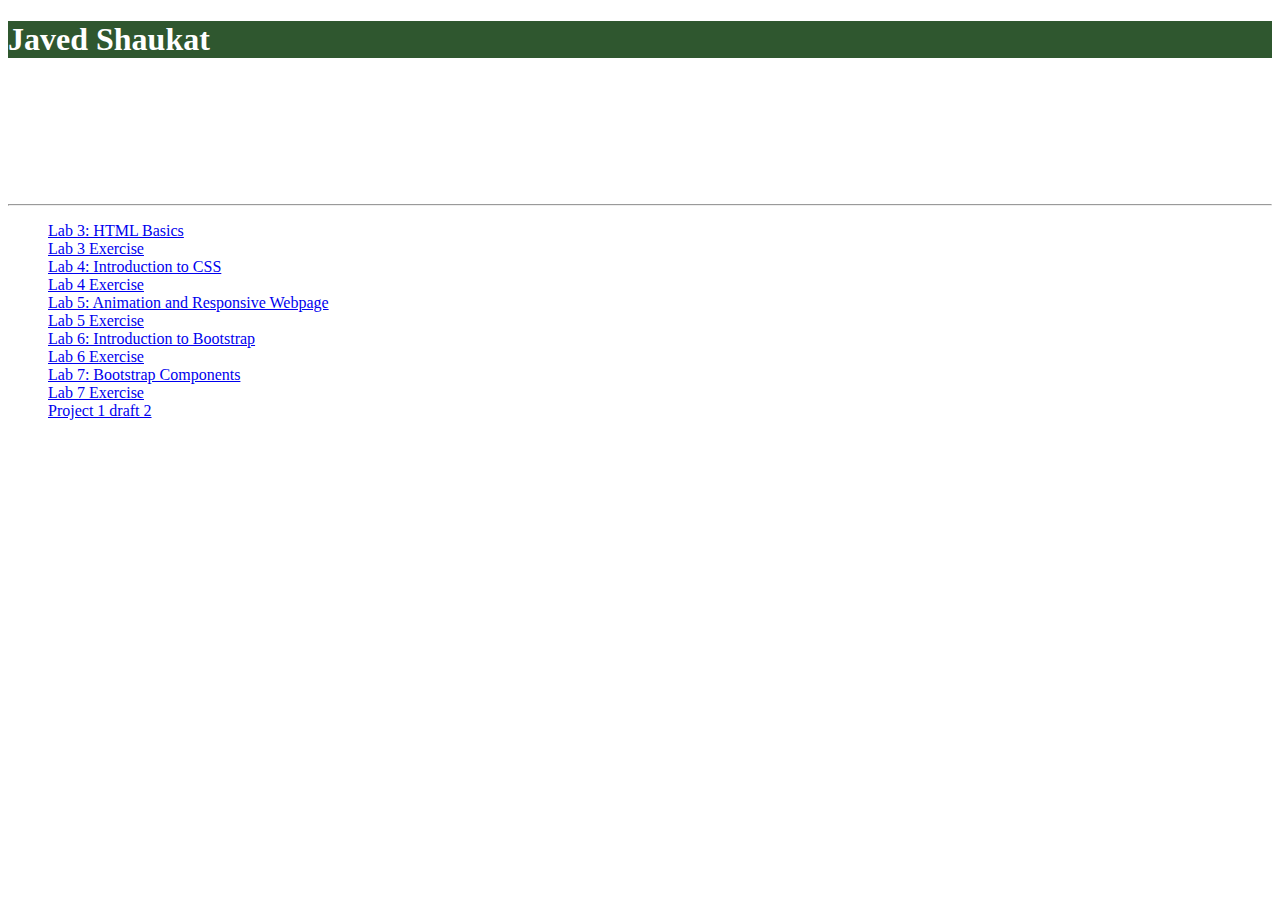
<file: index.html>
<!DOCTYPE html>
<html lang="en">
<head>
    <meta charset="UTF-8">
    <meta name="viewport" content="width=device-width, initial-scale=1.0">
    <title>Javed Shaukat</title>
</head>
<body style="color: white;"></body>
    <h1 style="background-color: rgb(47, 87, 47);">Javed Shaukat</h1>
    <h2>Labs</h2>
    <br>
    <h3>HTML labs</h3>
    <hr>
    <ul>
        <li><a href="lab3/lab3.html">Lab 3: HTML Basics</a></li>
        <li><a href="lab3/exercise3.html">Lab 3 Exercise</a></li>
        <li><a href="lab4/lab4.html">Lab 4: Introduction to CSS</a></li>
        <li><a href="lab4/lab4exercise.html">Lab 4 Exercise</a></li>
        <li><a href="lab5/lab5.html">Lab 5: Animation and Responsive Webpage</a></li>
        <li><a href="lab5/lab5exercise.html">Lab 5 Exercise</a></li>
        <li><a href="lab6/lab6.html">Lab 6: Introduction to Bootstrap</a></li>
        <li><a href="lab6/lab6exercise.html">Lab 6 Exercise</a></li>
        <li><a href="lab7/lab7.html">Lab 7: Bootstrap Components</a></li>
        <li><a href="lab7/lab7exercise.html">Lab 7 Exercise</a></li>
        <li><a href="project1/project1.html">Project 1 draft 2</a></li>
    </ul>
</body>
</html>
</file>
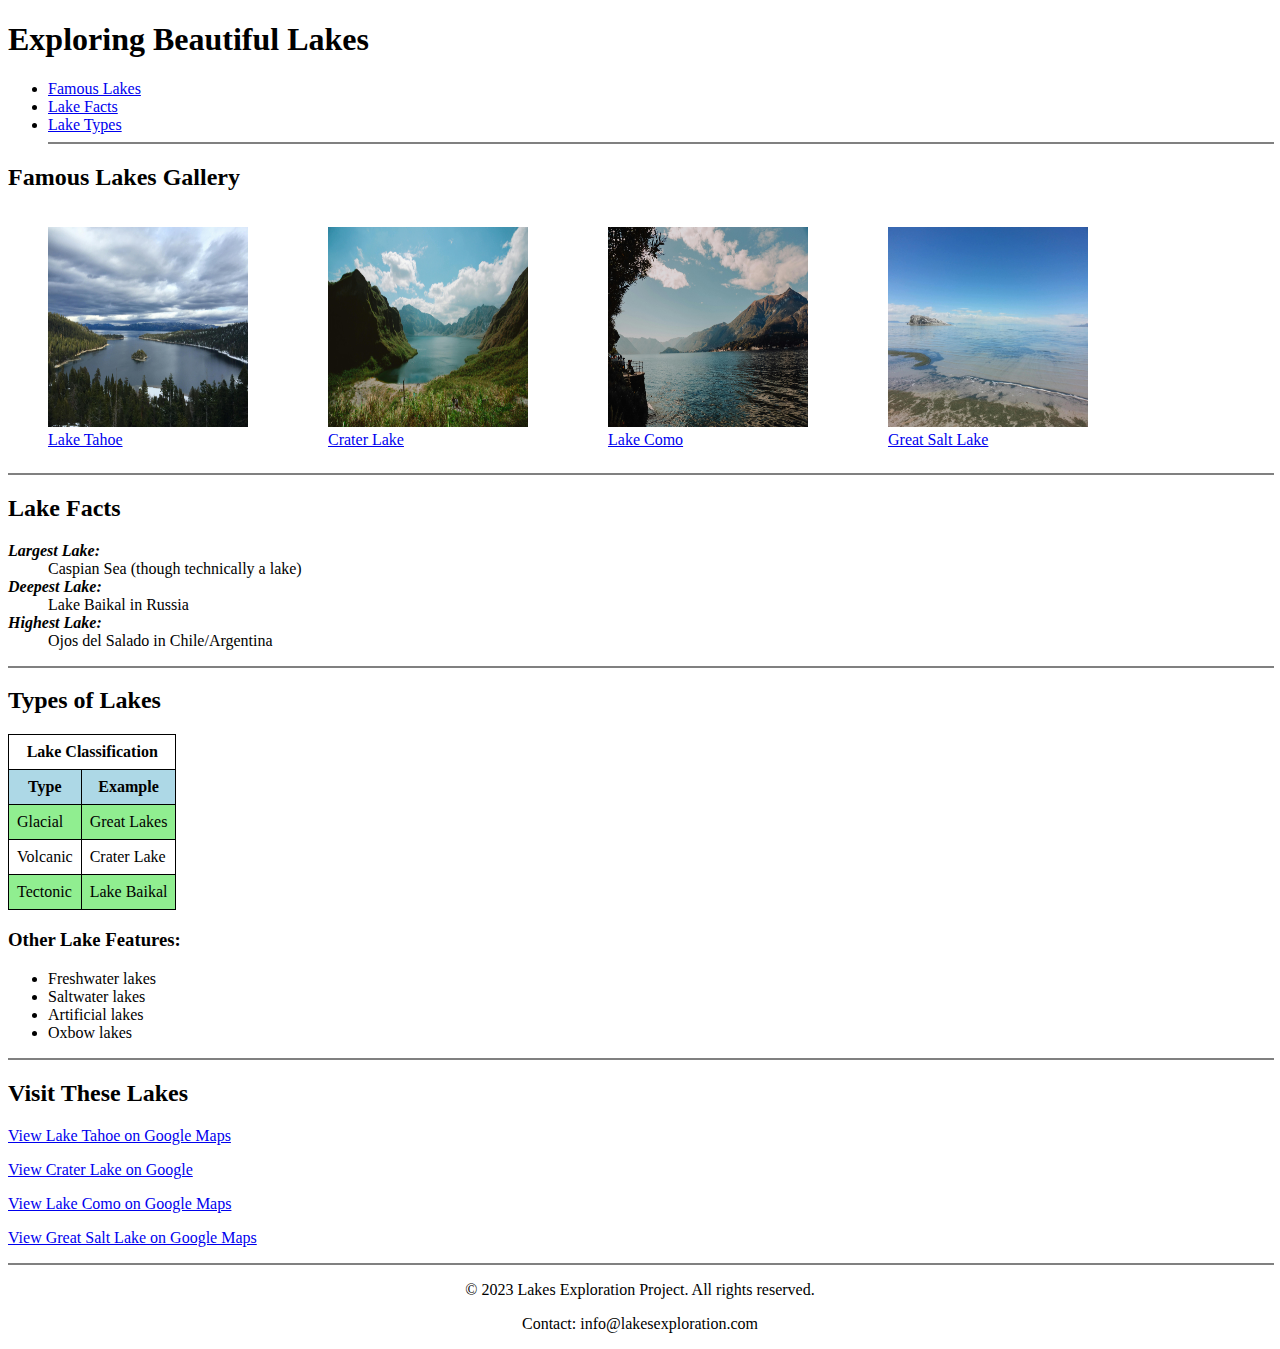
<file: lab3/exercise3.html>
<!DOCTYPE html>
<html lang="en">
<head>
    <meta charset="UTF-8">
    <meta name="viewport" content="width=device-width, initial-scale=1.0">
    <title>Lab 3 Exercise</title>

    <title>Beautiful Lakes Around the World</title>
    <style>
        table { border-collapse: collapse; }
        th, td { padding: 8px; border: 1px solid black; }
        .blue-bg { background-color: lightblue; }
        .green-bg { background-color: lightgreen; }
        footer { text-align: center; }
    </style>
</head>
<body>

<header>
    <h1>Exploring Beautiful Lakes</h1>
    <nav>
        <ul>
            <li><a href="#famous-lakes">Famous Lakes</a></li>
            <li><a href="#lake-facts">Lake Facts</a></li>
            <li><a href="#lake-types">Lake Types</a></li>
            <hr style="border: 1px solid grey; width: 100%;">
        </ul>
    </nav>
</header>

<main>
    <h2>Famous Lakes Gallery</h2>
    <section id="famous-lakes">
        
        <figure>
            <img src="images/laketahoe.jpg" height="200" width="200" alt="Lake Tahoe" >
            <figcaption><a href="https://en.wikipedia.org/wiki/Lake_Tahoe" target="_blank">Lake Tahoe</a></figcaption>
        </figure>
        <figure>
            <img src="images/craterlake.jpg" height="200" width="200" alt="Crater Lake">
            <figcaption><a href="https://en.wikipedia.org/wiki/Crater_Lake" target="_blank">Crater Lake</a></figcaption>
        </figure>
        <figure>
            <img src="images/lakecomo.jpg" height="200" width="200" alt="Lake Como">
            <figcaption><a href="https://en.wikipedia.org/wiki/Lake_Como" target="_blank">Lake Como</a></figcaption>
        </figure>
        <figure>
            <img src="images/greatsaltlake.jpg" height="200" width="200" alt="Great Salt Lake">
            <figcaption><a href="https://en.wikipedia.org/wiki/Great_Salt_Lake" target="_blank">Great Salt Lake</a></figcaption>
        <style>
            #famous-lakes{ 
                display: flex;
                flex-wrap: wrap;  
            }
         </style>
        </figure>
    </section>

    <section id="lake-facts">
        <hr style="border: 1px solid grey; width: 100%;">
        <h2>Lake Facts</h2>
        <dl>
            <dt><strong><em>Largest Lake:</em></strong></dt>
            <dd>Caspian Sea (though technically a lake)</dd>
            
            <dt><strong><em>Deepest Lake:</em></strong></dt>
            <dd>Lake Baikal in Russia</dd>
            
            <dt><strong><em>Highest Lake:</em></strong></dt>
            <dd>Ojos del Salado in Chile/Argentina</dd>
        </dl>
    </section>

    <section id="lake-types">
        <hr style="border: 1px solid grey; width: 100%;">
        <h2>Types of Lakes</h2>
        <table>
            <tr>
                <th colspan="2"><strong>Lake Classification</strong></th>
            </tr>
            <tr>
                <th class="blue-bg">Type</th>
                <th class="blue-bg">Example</th>
            </tr>
            <tr>
                <td class="green-bg">Glacial</td>
                <td class="green-bg">Great Lakes</td>
            </tr>
            <tr>
                <td>Volcanic</td>
                <td>Crater Lake</td>
            </tr>
            <tr>
                <td class="green-bg">Tectonic</td>
                <td class="green-bg">Lake Baikal</td>
            </tr>
        </table>

        <h3>Other Lake Features:</h3>
        <ul>
            <li>Freshwater lakes</li>
            <li>Saltwater lakes</li>
            <li>Artificial lakes</li>
            <li>Oxbow lakes</li>
        </ul>
    </section>

    <section>
        <hr style="border: 1px solid grey; width: 100%;">
        <h2>Visit These Lakes</h2>
        <p>
            <a href="https://www.google.com/maps/place/Lake+Tahoe" target="_blank">View Lake Tahoe on Google Maps</a>
        </p>
        <p>
            <a href="https://www.google.com/maps/place/Crater+Lake+National+Park/@42.9358479,-122.1355578,11z/data=!3m1!4b1!4m6!3m5!1s0x54c6170840e5e339:0x902bf2e1452fe3a3!8m2!3d42.9294762!4d-122.1279394!16zL20vMDE3eXk0?entry=ttu&g_ep=EgoyMDI1MDQwMi4xIKXMDSoASAFQAw%3D%3D" target="_blank">View Crater Lake on Google</a>
        </p>
        <p>
            <a href="https://www.google.com/maps/place/Lake+Como/@45.9918338,8.8958454,10z/data=!3m1!4b1!4m6!3m5!1s0x47843d32820b62f7:0x3e40c4eae898e1e0!8m2!3d46.0160486!4d9.2571676!16zL20vMDFsNHNt?entry=ttu&g_ep=EgoyMDI1MDQwMi4xIKXMDSoASAFQAw%3D%3D" target="_blank">View Lake Como on Google Maps</a>
        </p>
        <p>
            <a href="https://www.google.com/maps/place/Lake+Como/@45.9918338,8.8958454,10z/data=!3m1!4b1!4m6!3m5!1s0x47843d32820b62f7:0x3e40c4eae898e1e0!8m2!3d46.0160486!4d9.2571676!16zL20vMDFsNHNt?entry=ttu&g_ep=EgoyMDI1MDQwMi4xIKXMDSoASAFQAw%3D%3D" target="_blank">View Great Salt Lake on Google Maps</a>
        </p>
        <hr style="border: 1px solid grey; width: 100%;">
    </section>
</main>

<footer>
    <p>&copy; 2023 Lakes Exploration Project. All rights reserved.</p>
    <p>Contact: info@lakesexploration.com</p>
</footer>

</body>
</html>
</file>
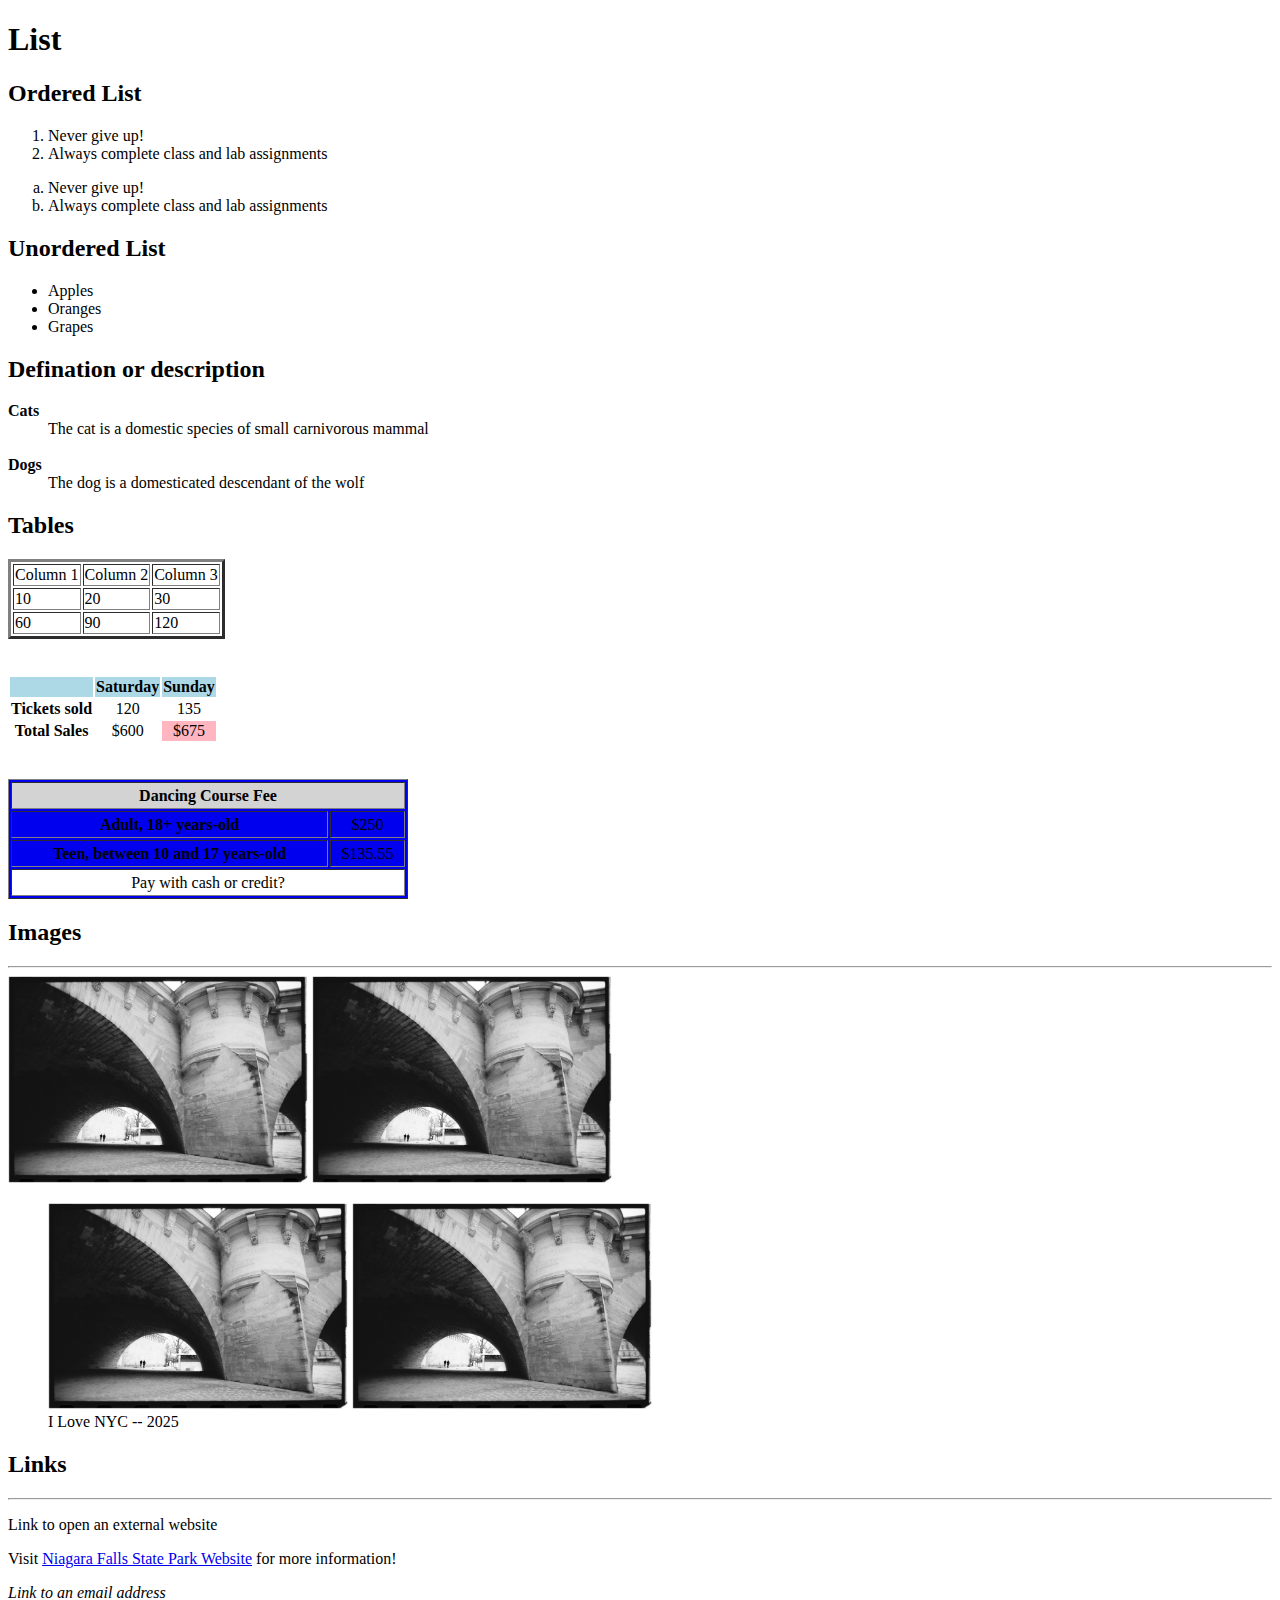
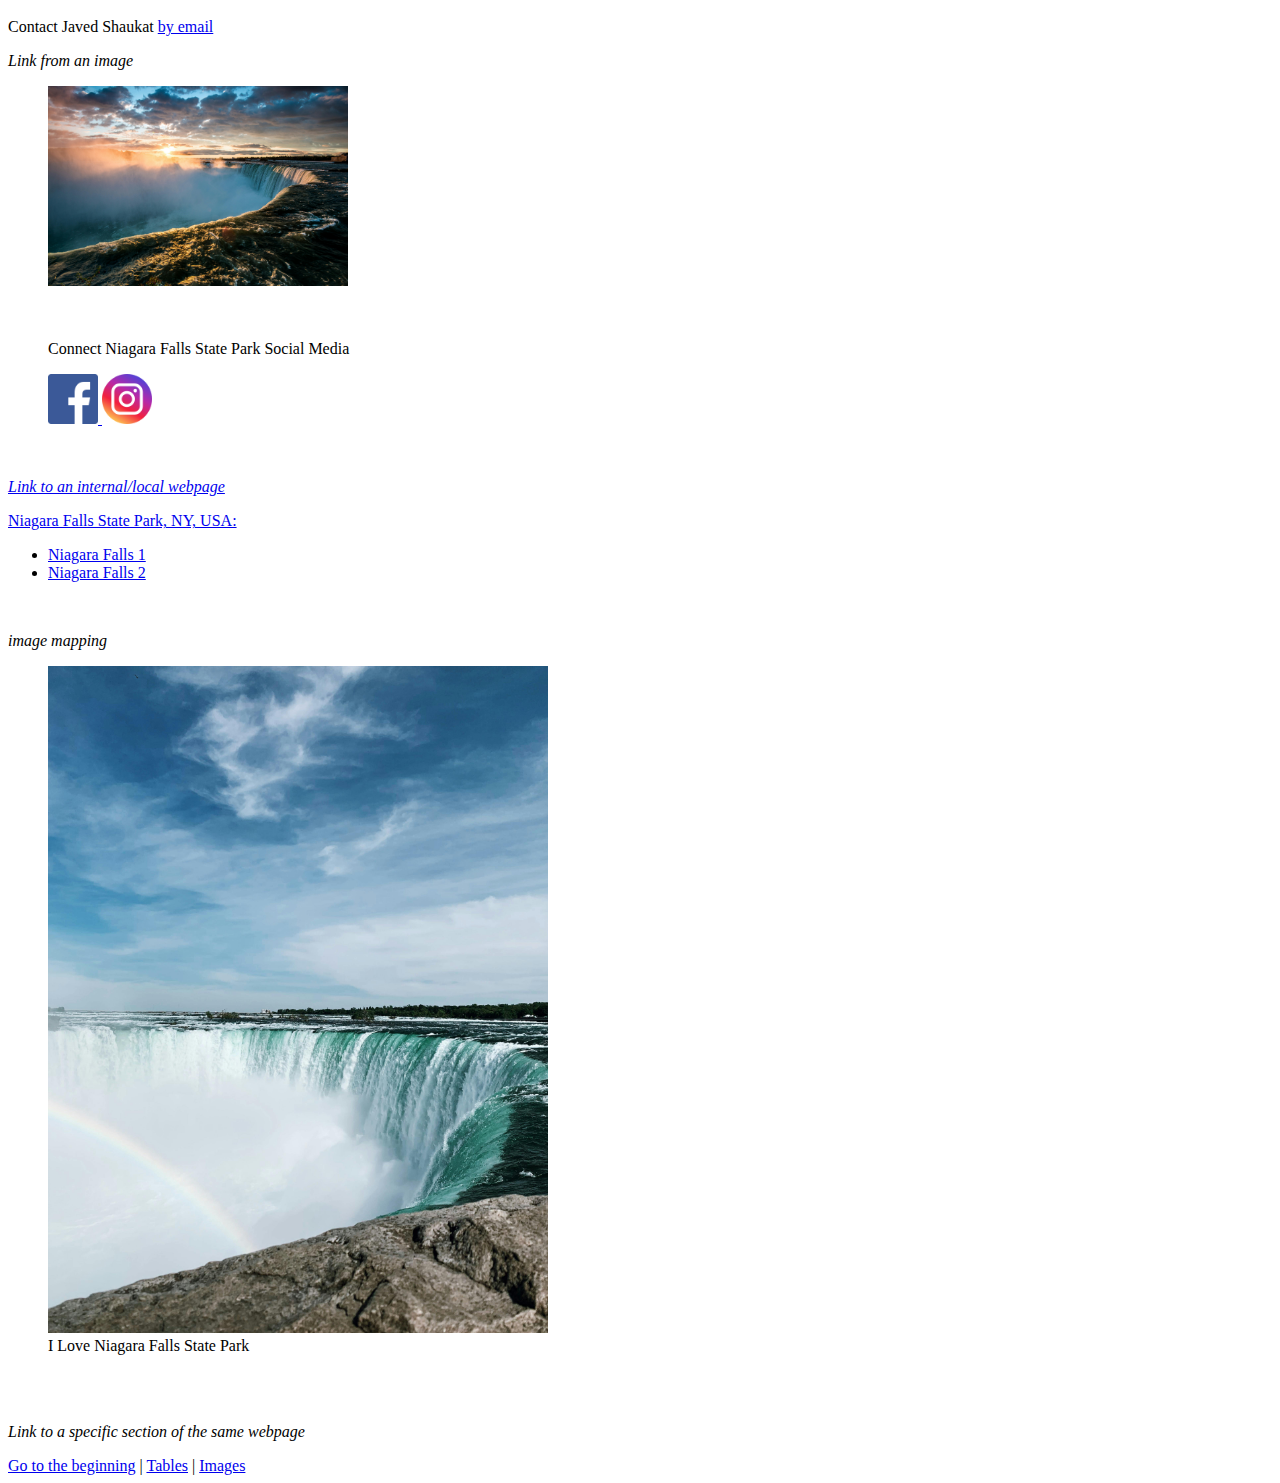
<file: lab3/lab3.html>
<!DOCTYPE html>
<html lang="en">
<head>
    <meta charset="UTF-8">
    <meta name="viewport" content="width=device-width, initial-scale=1.0">
    <title>HTML structure</title>
</head>
<body>
<h1>List</h1>    
<h2>Ordered List</h2>
<ol>
    <li>Never give up!</li>
    <li>Always complete class and lab assignments</li>
</ol>

<ol type="a">
    <li>Never give up!</li>
    <li>Always complete class and lab assignments</li>
</ol>
</body>
<h2> Unordered List</h2>
<ul>
    <li>Apples</li>
    <li>Oranges</li>
    <li>Grapes</li>
</ul>

<h2>Defination or description</h2>
<dl>
<dt><strong>Cats</strong> </dt>
<dd>The cat is a domestic species of small carnivorous mammal</dd>
<br>
<dt><strong>Dogs</strong> </dt>
<dd>The dog is a domesticated descendant of the wolf</dd>
</dl>

<h2 id="tables">Tables</h2>
<table border="3">
    <tr>
        <td>Column 1</td>
        <td>Column 2</td>
        <td>Column 3</td>
    </tr>
    <tr>
        <td>10</td>
        <td>20</td>
        <td>30</td>
    </tr>
    <tr>
        <td>60</td>
        <td>90</td>
        <td>120</td>
    </tr>
</table>

<br><br>
<table>
    <tr bgcolor="lightblue">
        <td></td>
        <th>Saturday</th>
        <th>Sunday</th>
    </tr>
    <tr>
        <th>Tickets sold</th>
        <td align="center">120</td>
        <td align="center">135</td>
    </tr>
    <tr>
        <th>Total Sales</th>
        <td align="center">$600</td>
        <td align="center" bgcolor="lightpink">$675</td>
    </tr>
</table>
<br><br>
<table width="400" height="120" bgcolor="light green" border="1">
    <tr bgcolor="lightgray"</tr>
    <th colspan="2">Dancing Course Fee</th>
    </tr>
    <tr>
    <th>Adult, 18+ years-old</th>
    <td align="center">$250</td>
    </tr>
    <tr>
        <th>Teen, between 10 and 17 years-old</th>
        <td align="center">$135.55</td>
    </tr>
    <tr>
        <td align="center" colspan="2" bgcolor="white">Pay with cash or credit?</td>
    </tr>
</table>
<h2 id="imageslink">Images</h2>
<hr>
<img src="images/nyc.jpg" alt="Image of New York City" width="300px" title="Visit New York City">
<img src="images/nyc.jpg" alt="Image of New York City" width="300px" title="Visit New York City">
<figure>
    <img src="images/nyc.jpg" alt="Image of New York City" width="300px" title="Visit New York City">
    <img src="images/nyc.jpg" alt="Image of New York City" width="300px" title="Visit New York City">
    <figcaption>I Love NYC -- 2025</figcaption>
</figure>

<h2 id="links">Links</h2>
<hr>
<p>Link to open an external website</p>
<p>Visit <a href="https://www.niagarafallsstatepark.com/" target="_blank" rel="noopener noreferrer">Niagara Falls State Park Website</a>  for more information!</p>

<p><em>Link to an email address</em></p>
<p>Contact Javed Shaukat <a href="mailto:javedshaukat786@gmail.com">by email</a></p>

<p><em>Link from an image</em></p>
<figure>
<a href="https://www.niagarafallsstatepark.com/" target="_blank" rel="noopener noreferrer">
<img src="images/niagarafalls1.jpg" alt="Image of Niagara Falls" width="300px" title="Visit Niagara Falls, NY">
<figure>
    <a href="https://www.niagarafallsstatepark.com/" target="_blank" rel="noopener noreferrer">

    </a>

</figure>

<br>
<p>Connect Niagara Falls State Park Social Media</p>
<a href="https://www.facebook.com/NiagaraFallsStateParkUSA/" target="_blank" rel="noopener noreferrer">
<img src="images/facebookicon.png" alt="Connect with Niagara Falls State Park via Facebook" title="Niagara Falls USA" width="50px"
</a>
<a href="https://www.instagram.com/niagarafalls_statepark/" target="_blank" rel="noopener noreferrer">
<img src="images/instagramicon.png" alt="Connect with Niagara falls State Park via Instagram" title="Niagara Falls USA" width="50px"
</a>
</figure>
<br>
<p id="places"><em>Link to an internal/local webpage</em></p>
<p>Niagara Falls State Park, NY, USA:</p>
<ul>
    <li><a href="niagarafalls1.html">Niagara Falls 1</a></li>
    <li><a href="niagarafalls2.html">Niagara Falls 2</a></li>
</ul>
<br>
<p><em>image mapping</em></p>
<figure>
    <img src="images/niagarafalls3.jpg" alt="Picture of Niagara Falls" width="500px" title="Visit Niagara Falls State Park"
    usemap="#Niagara_Falls">
    <figcaption>I Love Niagara Falls State Park</figcaption>
</figure>
<!--Define Map-->
<map name="Niagara Falls State Park"
<area shape="rect" coords="200,150,300,250" href="niagarafalls1.html" alt="Link to Niagara Falls Webpage"
</map>

<br><br>
<p><em>Link to a specific section of the same webpage</em></p>
<nav>
    <a href="#">Go to the beginning</a>
    <span>|</span>
    <a href="#tables">Tables</a>
    <span>|</span>
    <a href="#imageslink">Images</a>
    </nav>

</body>

</html>
</file>
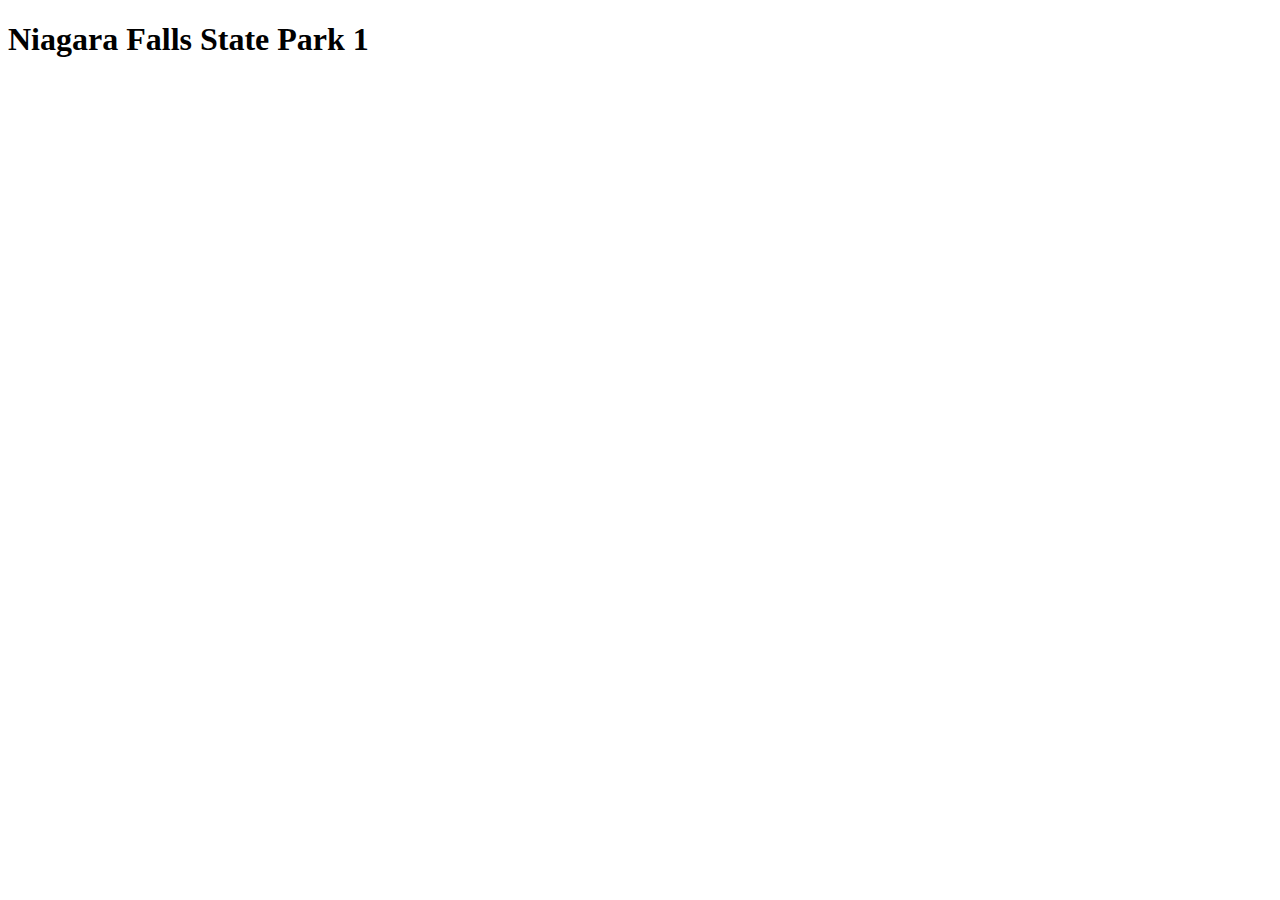
<file: lab3/niagarafalls1.html>
<!DOCTYPE html>
<html lang="en">
<head>
    <meta charset="UTF-8">
    <meta name="viewport" content="width, initial-scale=1.0">
    <title>Niagara Falls State Park 1</title>
</head>
<body>
    <h1>Niagara Falls State Park 1</h1>
</body>
</html>
</file>
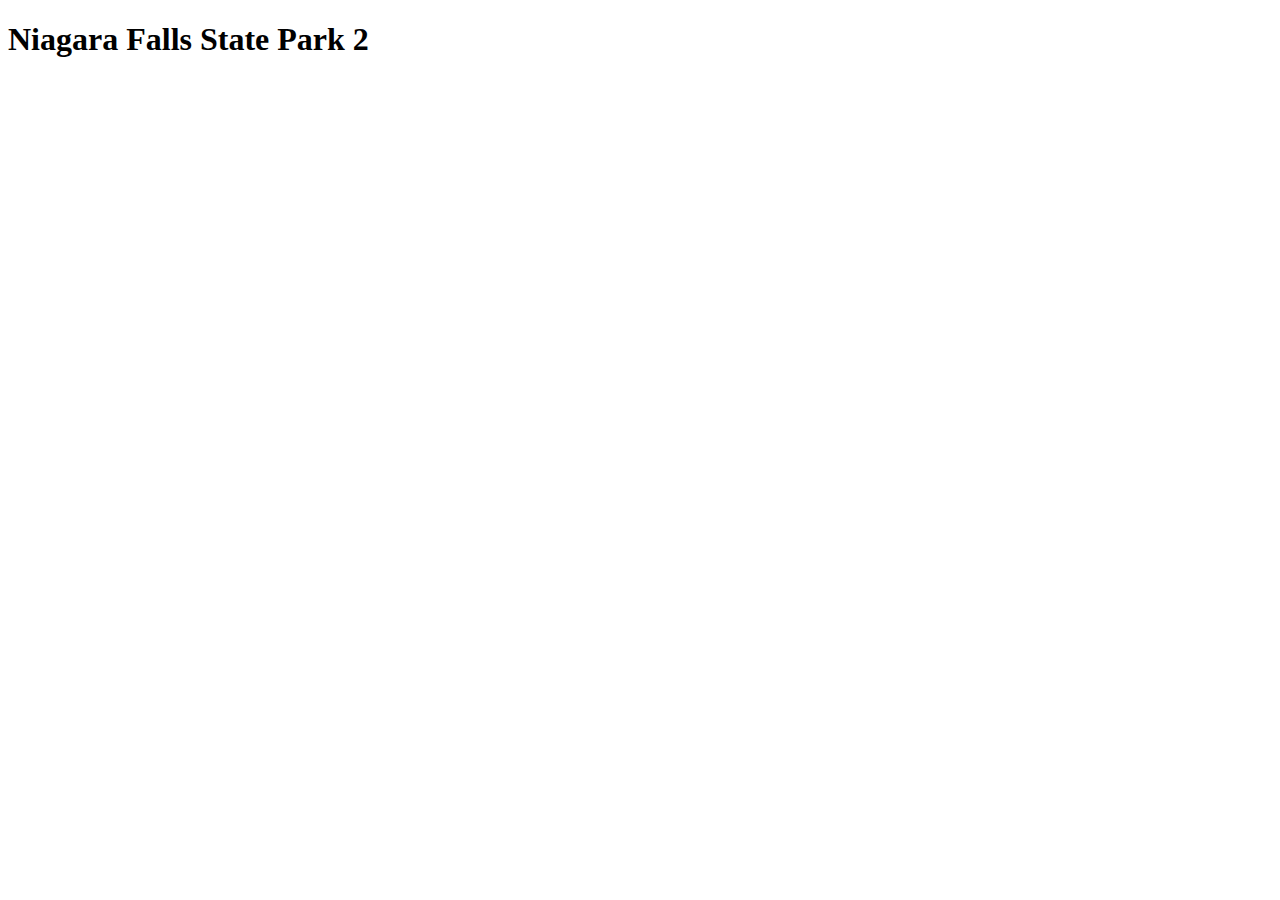
<file: lab3/niagarafalls2.html>
<!DOCTYPE html>
<html lang="en">
<head>
    <meta charset="UTF-8">
    <meta name="viewport" content="width=device-width, initial-scale=1.0">
    <title>Niagara Falls State Park 2</title>
</head>
<body>
    <h1>Niagara Falls State Park 2</h1>
</body>
</html>
</file>
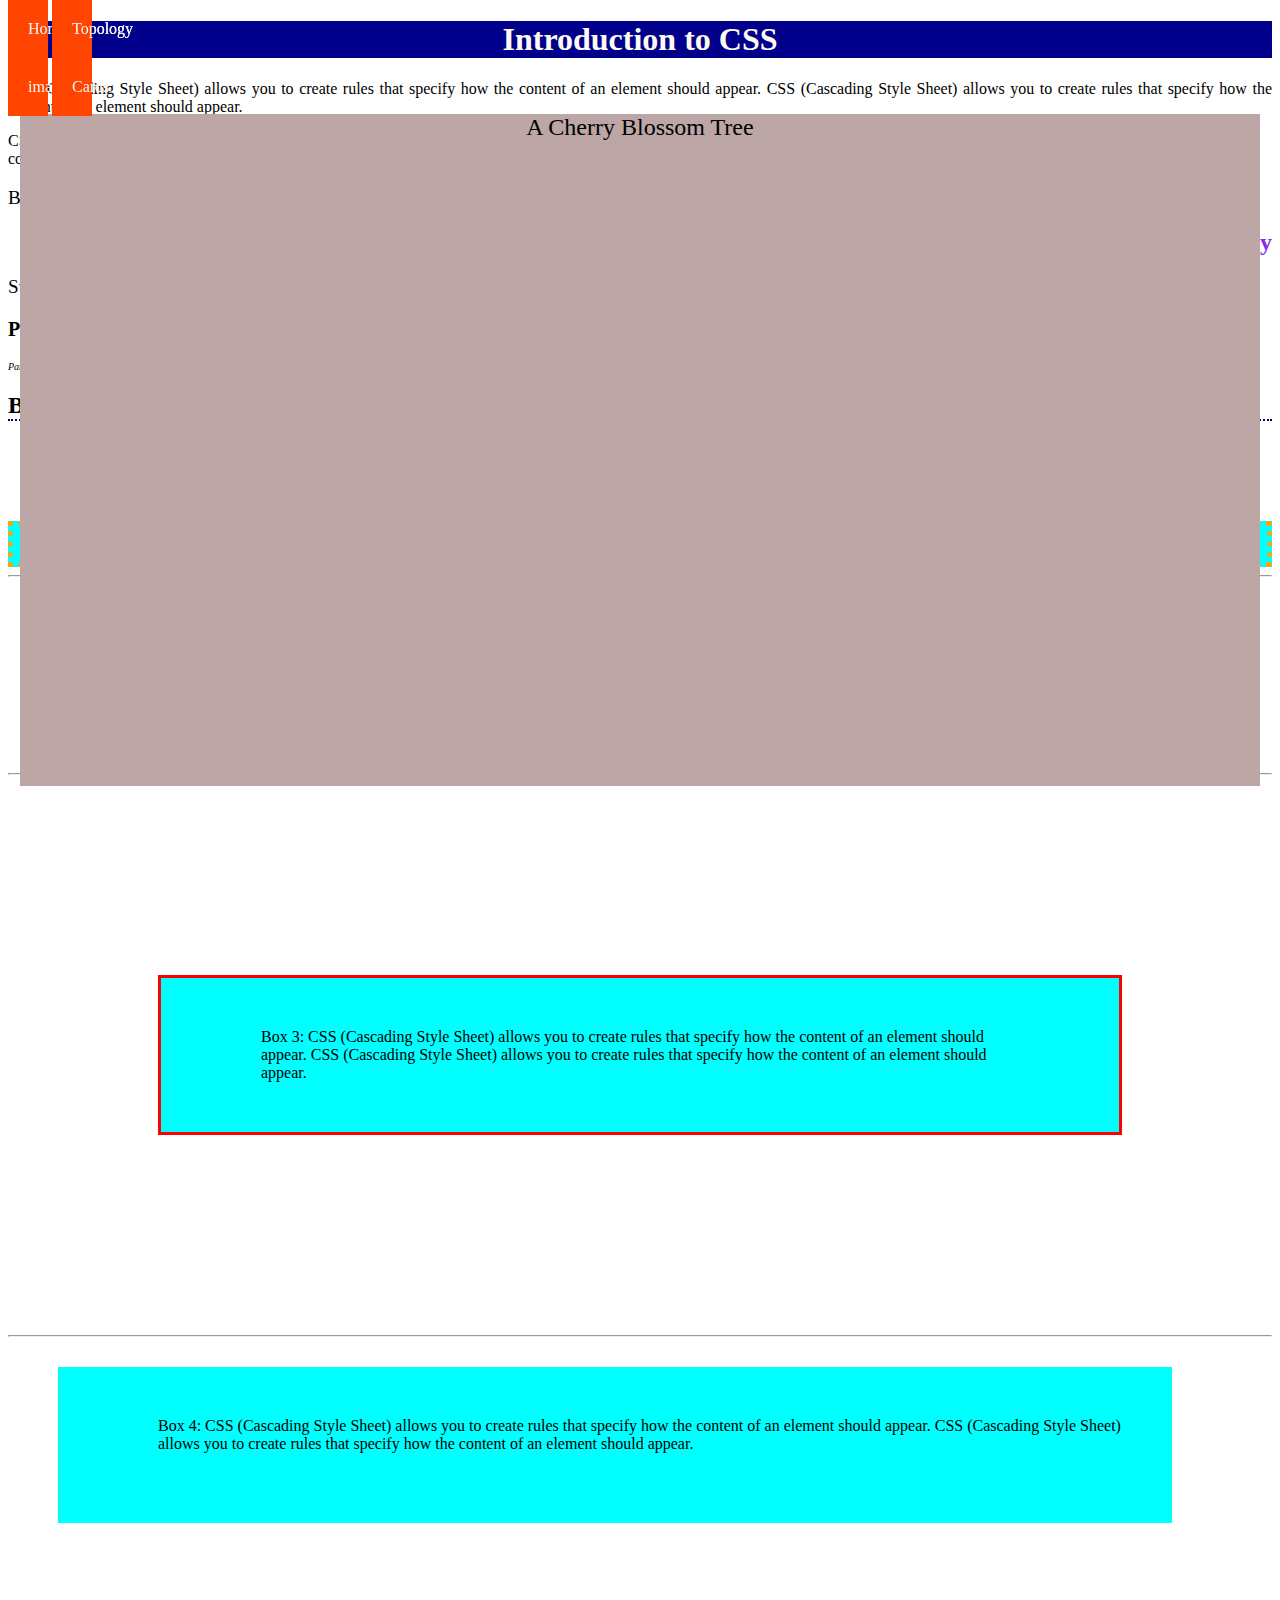
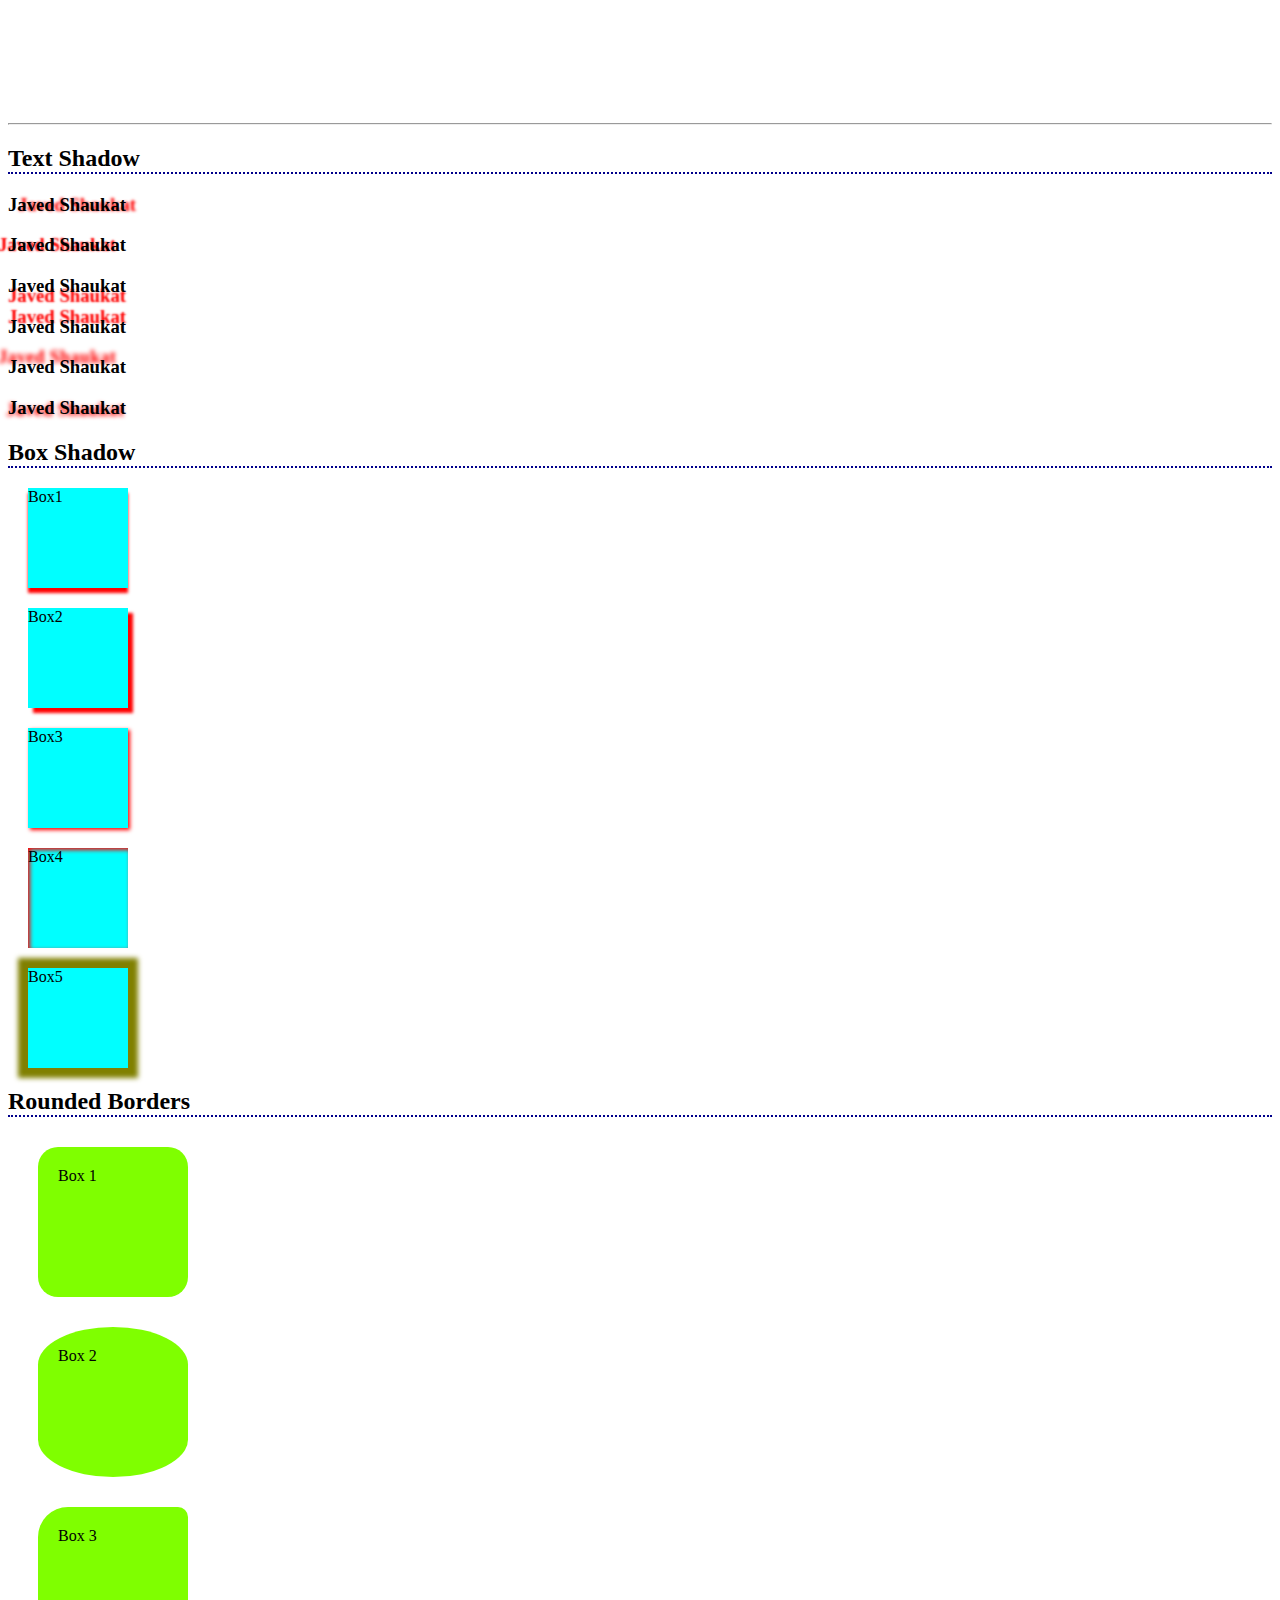
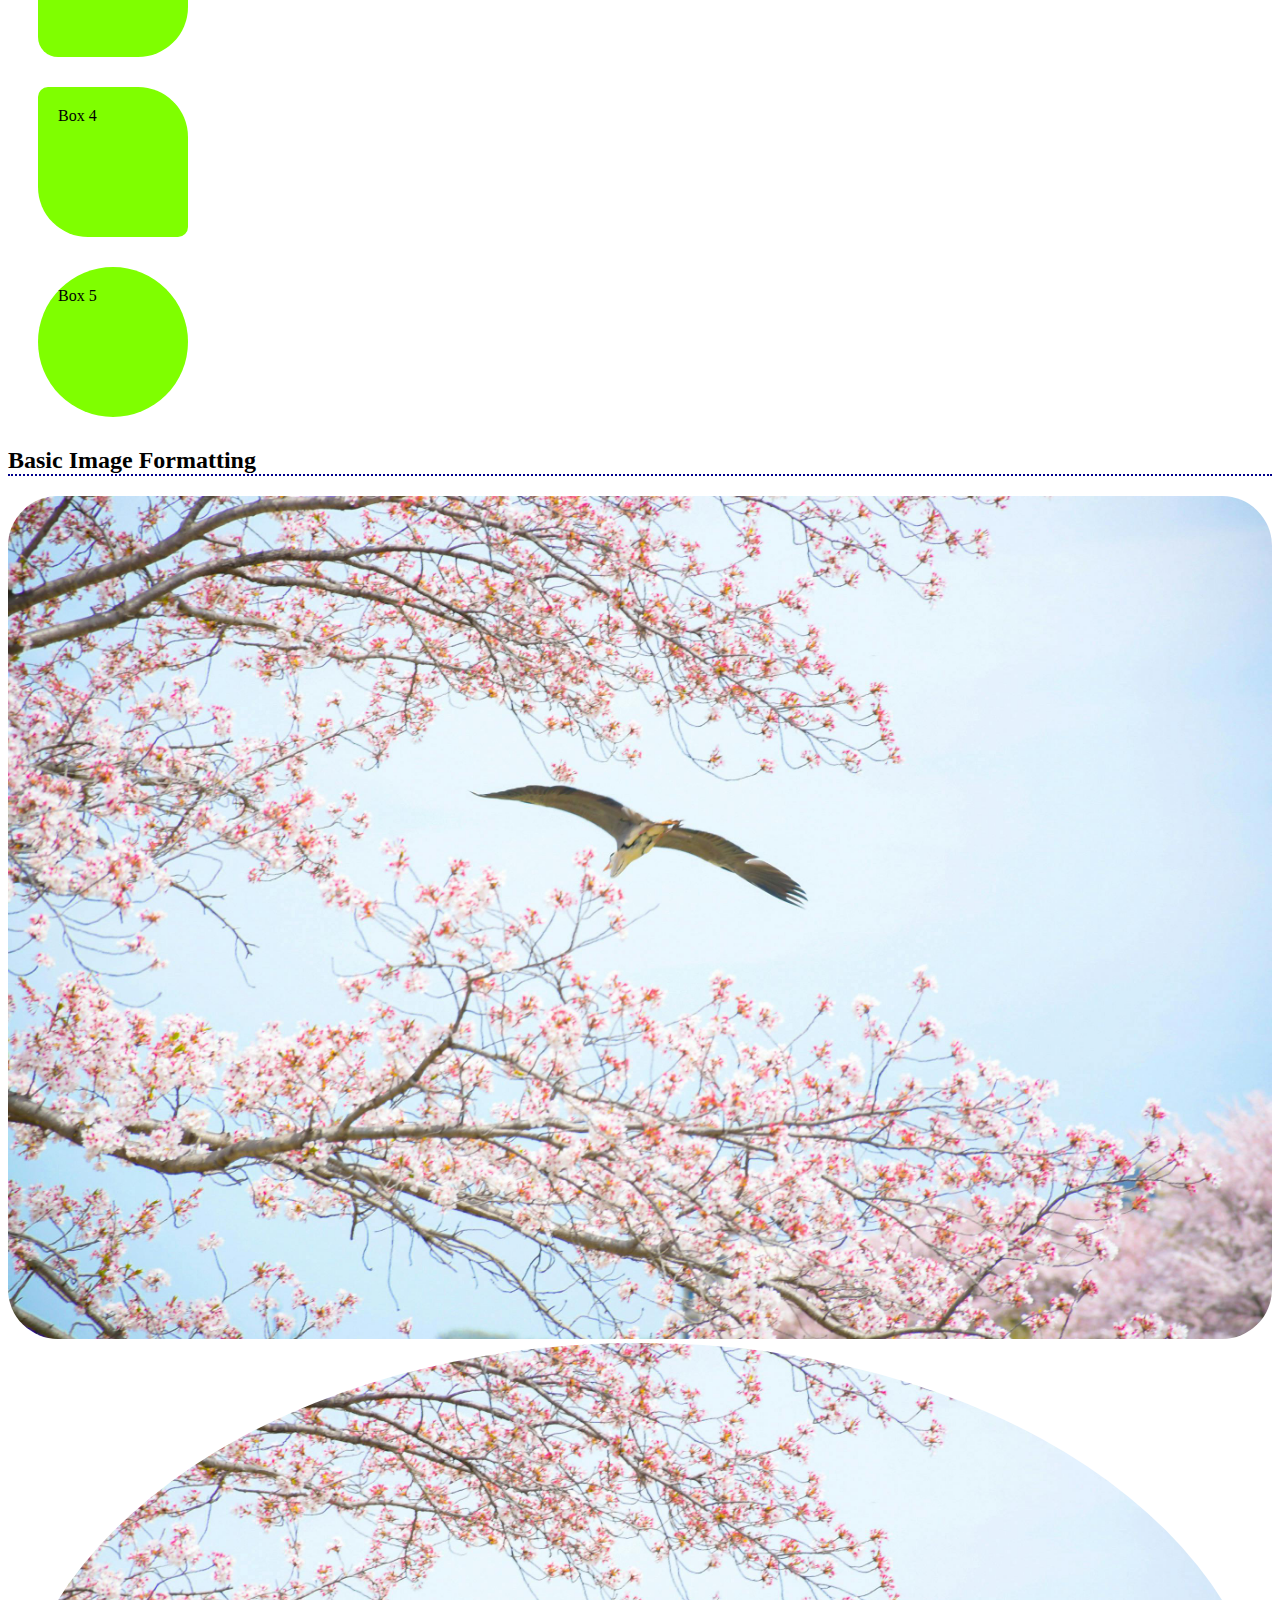
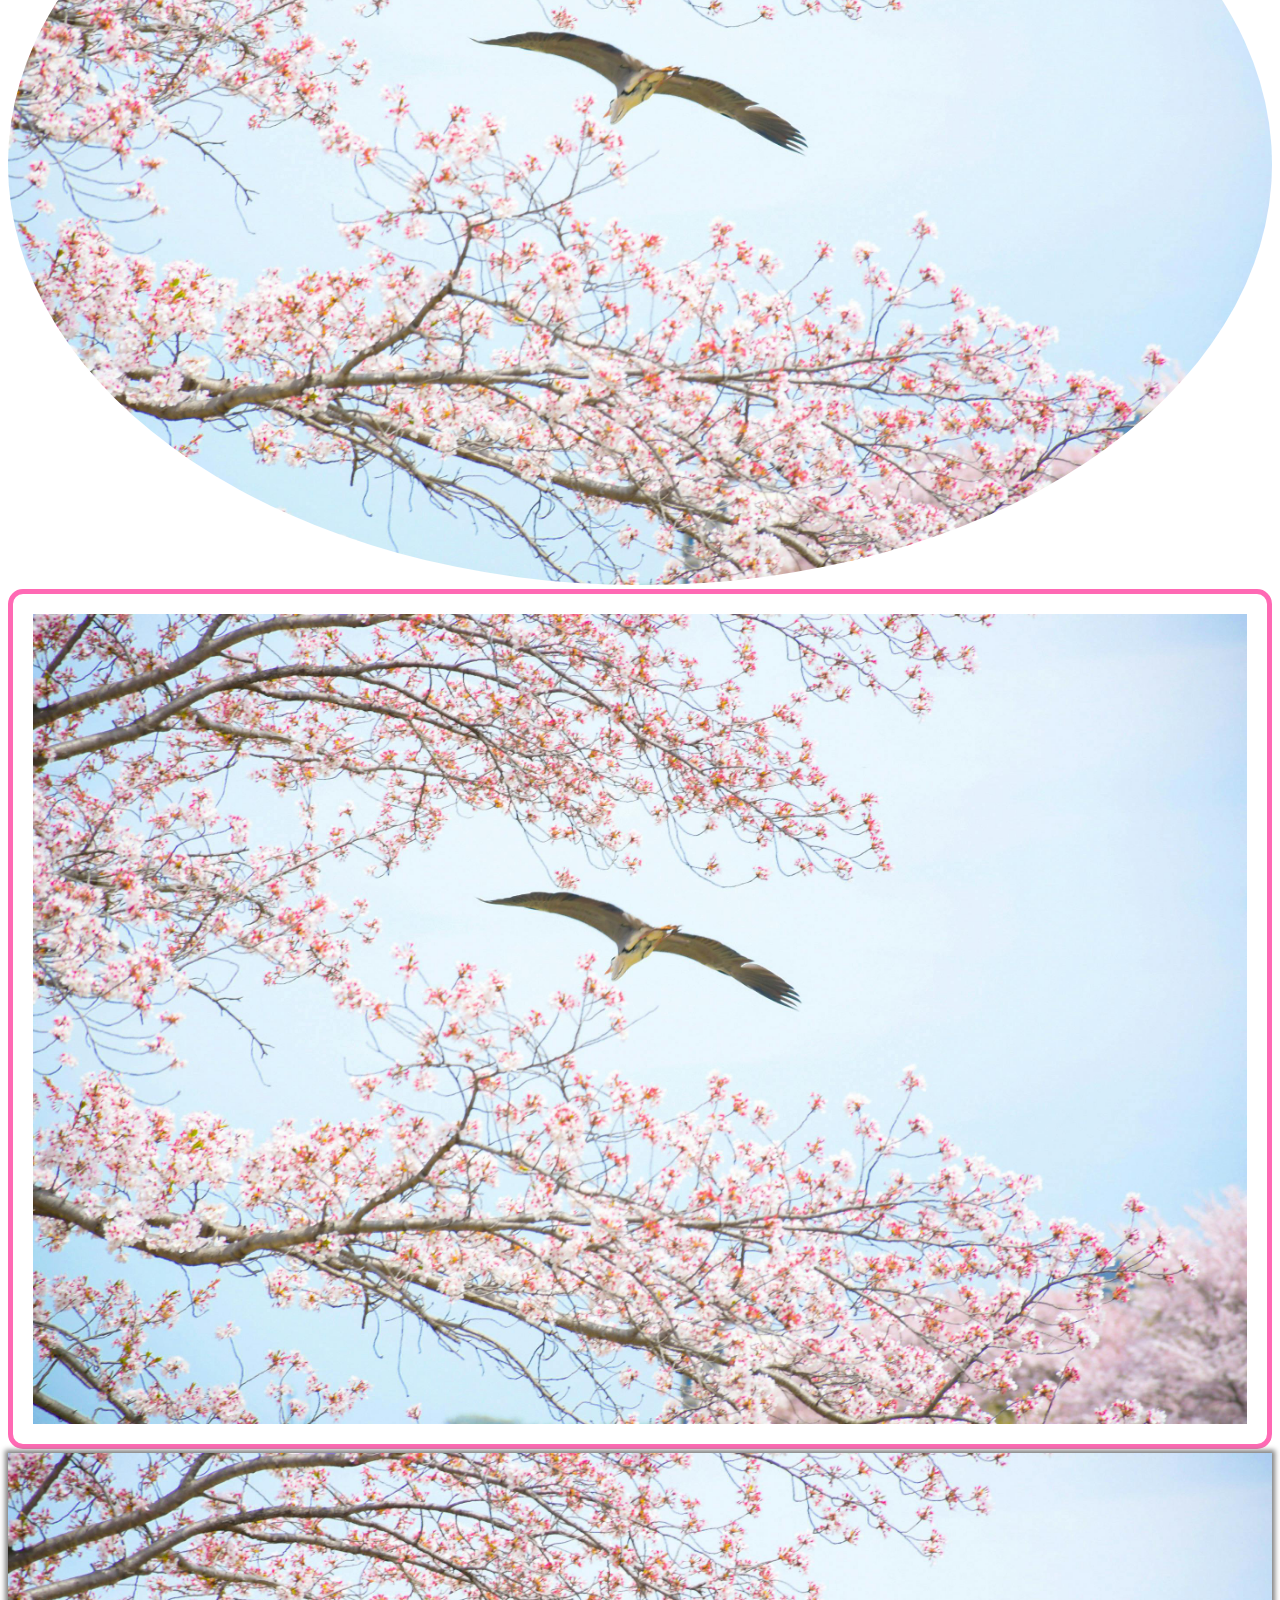
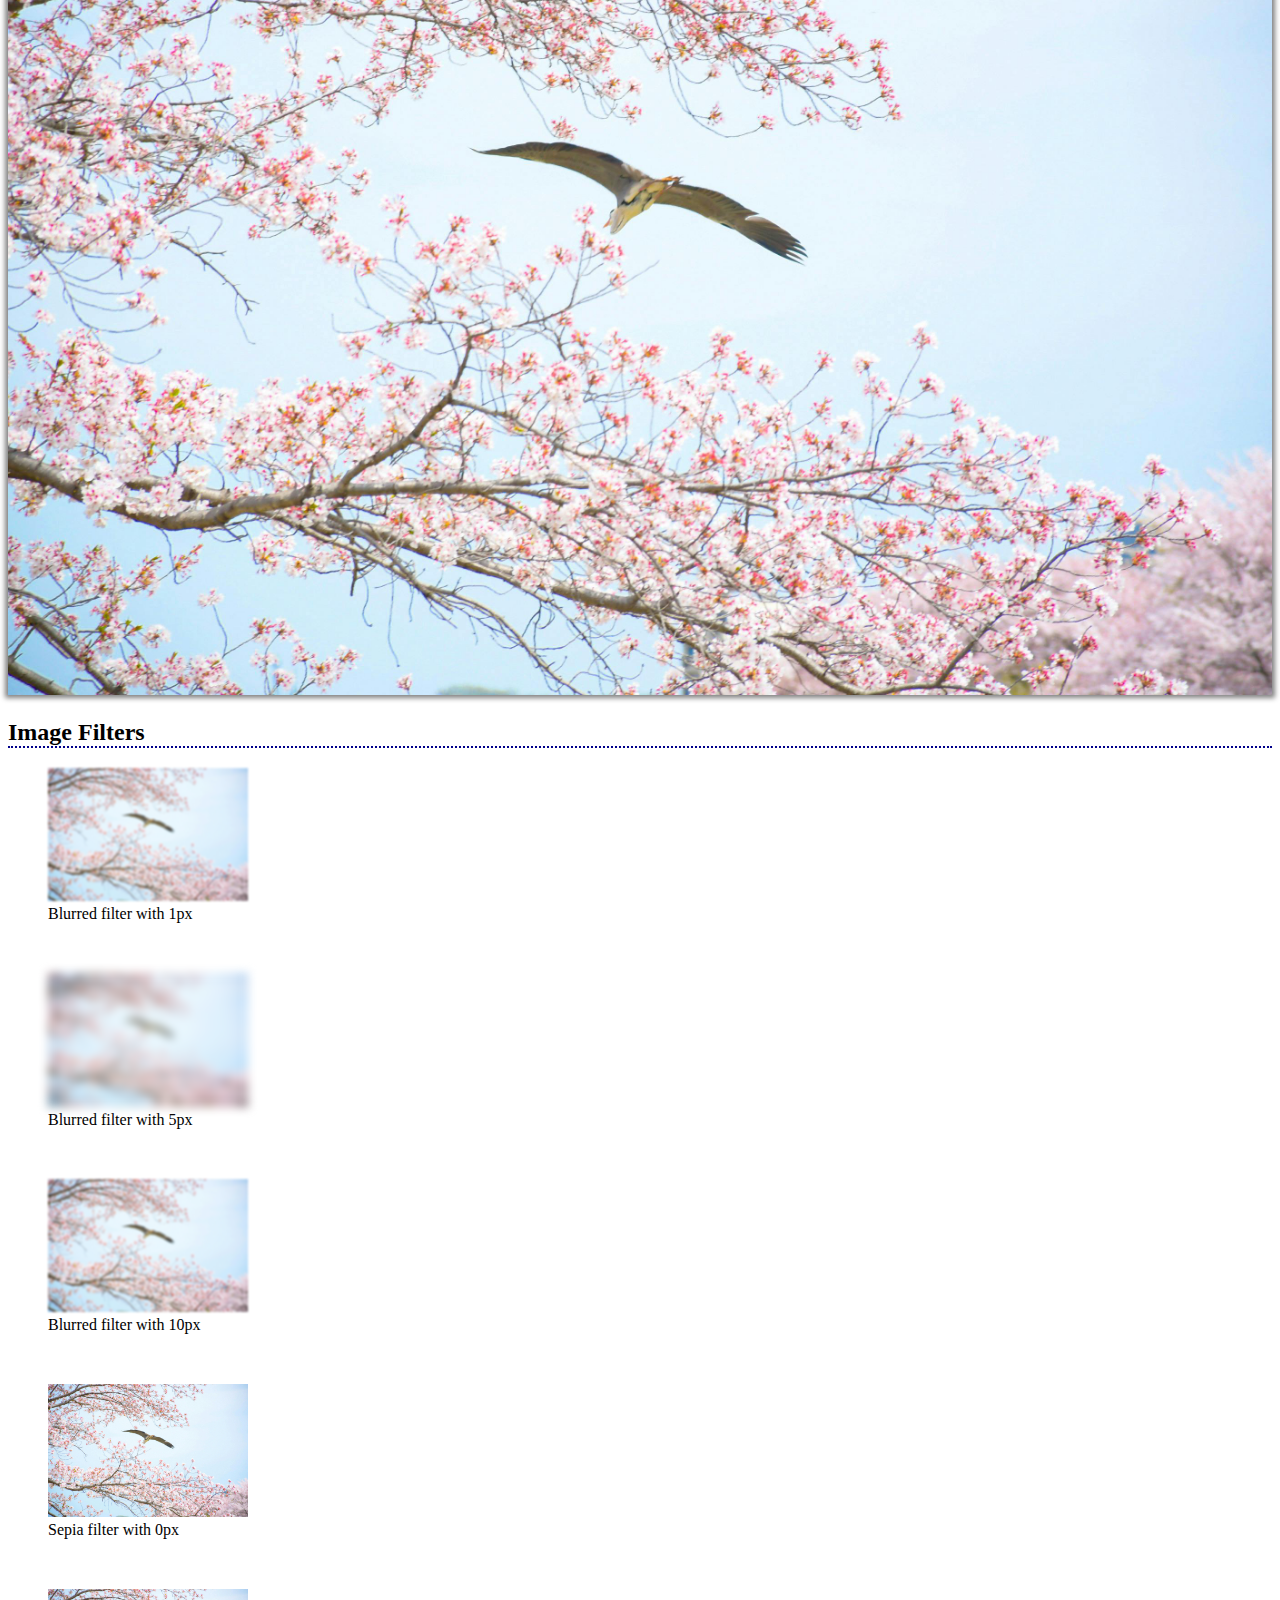
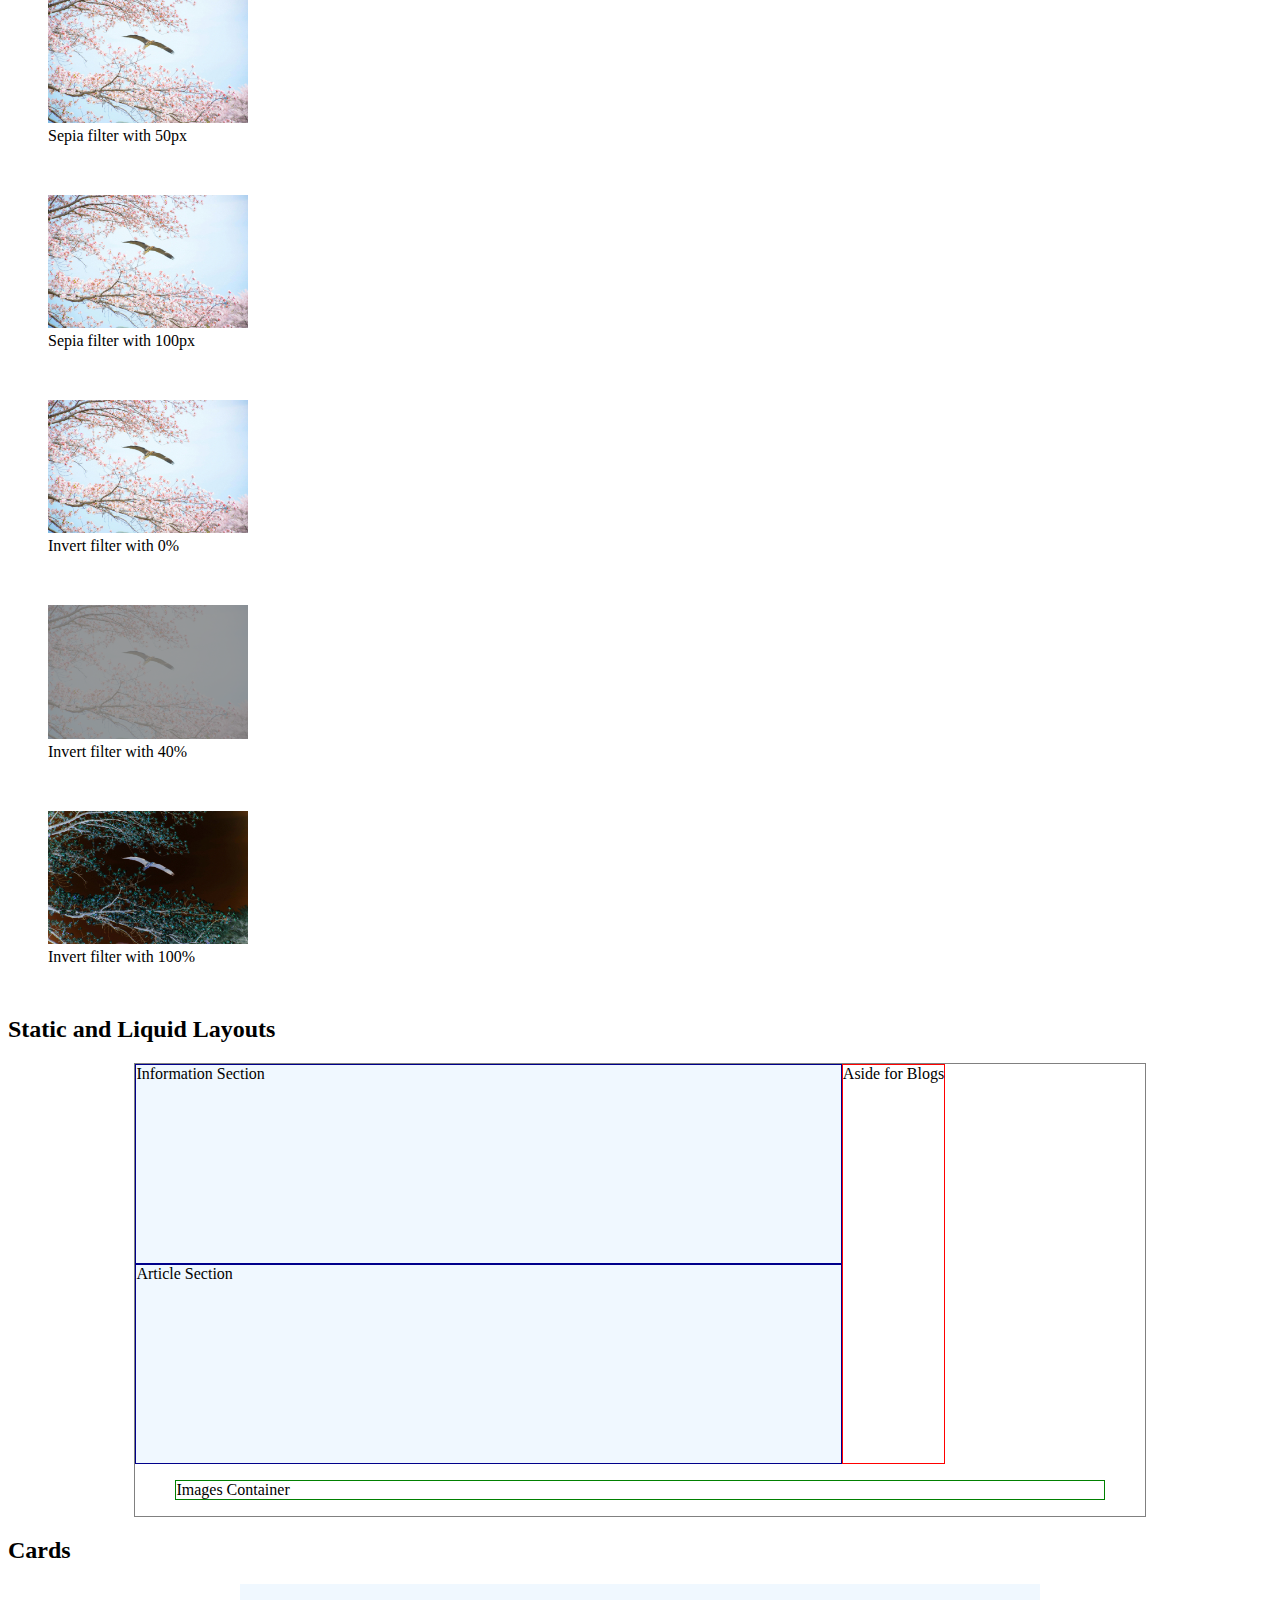
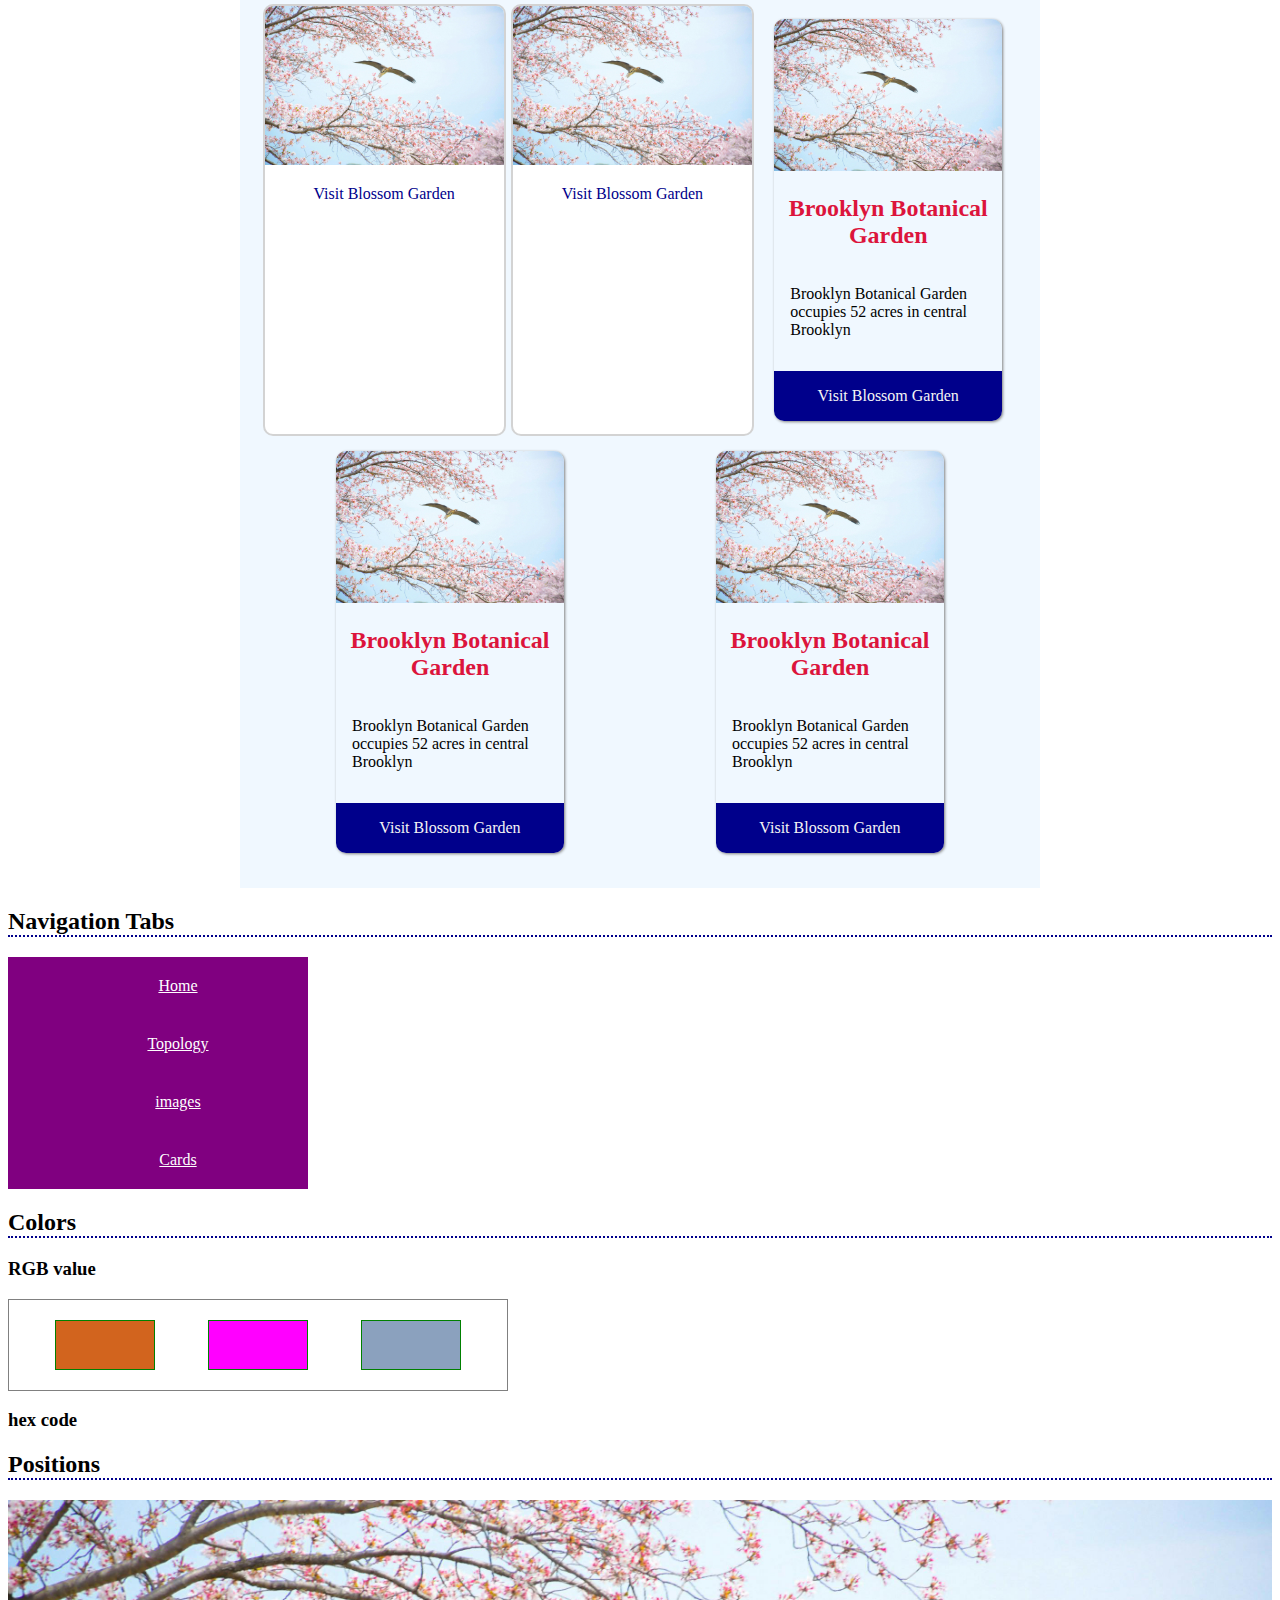
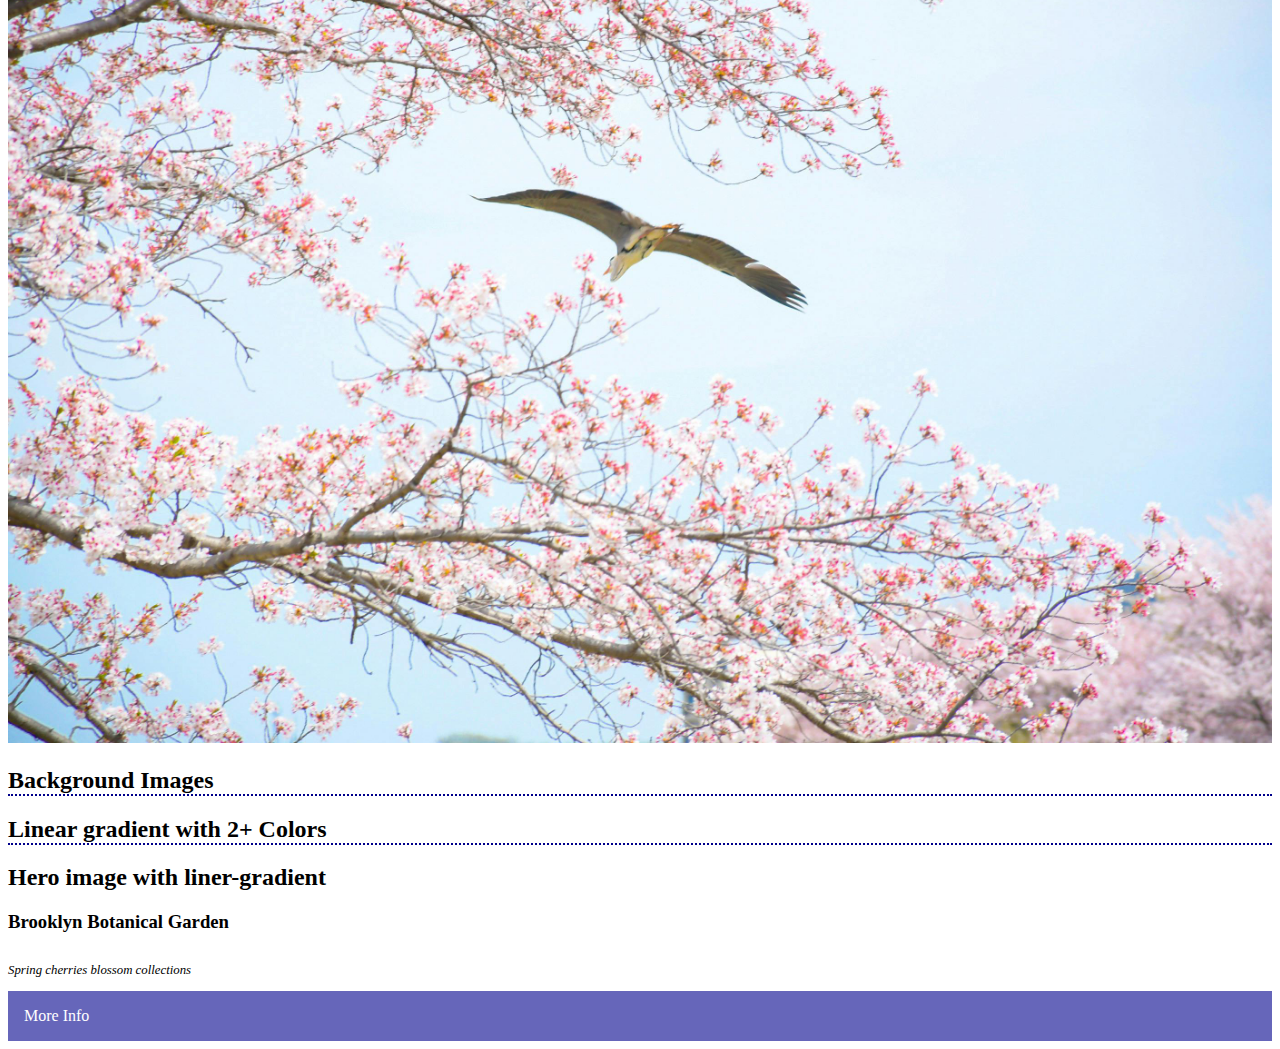
<file: lab4/lab4.html>
<!DOCTYPE html>
<html lang="en">
<head>
    <meta charset="UTF-8">
    <meta name="viewport" content="width=device-width, initial-scale=1.0">
    <title>Lab 4, Instroduction to CSS</title>
    <style>
        h1{background-color:darkblue; color: floralwhite; font-family: "Arial black";text-align: center;}
        h2.author{color:blueviolet; text-align: right;}
        .author{font-family: cursive;}
        p.fontweight{font-weight: bolder; font-size: 20px;}
        p.fontstyle{font-style: italic; font-size: 10px;}
        p.author{font-size: 120%;}
        p#intro{text-align: justify;}
        .subtitle{border-bottom: dotted 2px darkblue;}
        .box1, .box2, .box3, .box4{background-color: aqua;}
        .box1{border: orange dotted 5px; margin-top: 100px; padding-left: 50px;}
        .box2{border: olive 10px groove;margin: 50px; padding: 20px;}
        .box3{border: red 3px solid; margin: 200px 150px; padding: 50px 100px;}
        .box4{margin: 30px 100px 200px 50px; padding: 50px 20px 70px 100px;}
    </style>
    <link rel="stylesheet" href="style.css">
</head>
<body>
    <h1>Introduction to CSS</h1>
    <p id="intro">CSS (Cascading Style Sheet) allows you to create rules that specify how the content of an element should appear. CSS (Cascading Style Sheet) allows you to create rules that specify how the content of an element should appear.</p>
    <p>CSS (Cascading Style Sheet) allows you to create rules that specify how the content of an element should appear. CSS (Cascading Style Sheet) allows you to create rules that specify how the content of an element should appear.</p>
    <p class="author">By: Javed Shaukat</p>
    <h2 class="author" id="Typology">Typology</h2>
    <p class="author">Styling Text</p>
    <p class="fontweight">Paragraph with font-weight bold</p>
    <p class="fontstyle">Paragraph with font style</p>
    <h2 class="subtitle">Borders</h2>
    <div class="box1">Box 1: CSS (Cascading Style Sheet) allows you to create rules that specify how the content of an element should appear. CSS (Cascading Style Sheet) allows you to create rules that specify how the content of an element should appear.</div>
    <hr>
    <div class="box2">Box 2: CSS (Cascading Style Sheet) allows you to create rules that specify how the content of an element should appear. CSS (Cascading Style Sheet) allows you to create rules that specify how the content of an element should appear.</div>
    <hr>
    <div class="box3">Box 3: CSS (Cascading Style Sheet) allows you to create rules that specify how the content of an element should appear. CSS (Cascading Style Sheet) allows you to create rules that specify how the content of an element should appear.</div>
    <hr>
    <div class="box4">Box 4: CSS (Cascading Style Sheet) allows you to create rules that specify how the content of an element should appear. CSS (Cascading Style Sheet) allows you to create rules that specify how the content of an element should appear.</div>  
    <hr>  
    <h2 class="subtitle">Text Shadow</h2>
    <h3 class="shadow1">Javed Shaukat</h3>
    <h3 class="shadow2">Javed Shaukat</h3>
    <h3 class="shadow3">Javed Shaukat</h3>
    <h3 class="shadow4">Javed Shaukat</h3>
    <h3 class="shadow5">Javed Shaukat</h3>
    <h3 class="shadow6">Javed Shaukat</h3>
    
    <h2 class="subtitle">Box Shadow</h2>
    <div class="shadowbox1">Box1</div>
    <div class="shadowbox2">Box2</div>
    <div class="shadowbox3">Box3</div>
    <div class="shadowbox4">Box4</div>
    <div class="shadowbox5">Box5</div>
    
    <h2 class="subtitle">Rounded Borders</h2>
    <div class="radiusbox1">Box 1</div>
    <div class="radiusbox2">Box 2</div>
    <div class="radiusbox3">Box 3</div>
    <div class="radiusbox4">Box 4</div>
    <div class="radiusbox5">Box 5</div>
    
    <h2 class="subtitle" id="images">Basic Image Formatting</h2>
    <img class="blossoming blossom1" src="images/img1.jpg" alt="images of a blossom tree">
    <img class="blossoming blossom2" src="images/img1.jpg" alt="images of a blossom tree">
    <img class="blossoming blossom3" src="images/img1.jpg" alt="images of a blossom tree">
    <img class="blossoming blossom4" src="images/img1.jpg" alt="images of a blossom tree">

    <h2 class="subtitle">Image Filters</body></h2>
    <figure>
        <img class="blur1" src="images/img1.jpg" alt="image of a blossom tree">
        <figcaption>Blurred filter with 1px</figcaption>

        <img class="blur2" src="images/img1.jpg" alt="image of a blossom tree">
        <figcaption>Blurred filter with 5px</figcaption>

        <img class="blur1" src="images/img1.jpg" alt="image of a blossom tree">
        <figcaption>Blurred filter with 10px</figcaption>
    </figure>

<figure>
    <img style="filter: sepia(0px);" src="images/img1.jpg" alt="image of a blossom tree">
    <figcaption>Sepia filter with 0px</figcaption>

    <img style="filter: sepia(50px);" src="images/img1.jpg" alt="image of a blossom tree">
    <figcaption>Sepia filter with 50px</figcaption>

    <img style="filter: sepia(100px);" src="images/img1.jpg" alt="image of a blossom tree">
    <figcaption>Sepia filter with 100px</figcaption>
</figure>

<figure>
    <img style="filter: invert(0%);" src="images/img1.jpg" alt="image of a blossom tree">
    <figcaption>Invert filter with 0%</figcaption>

    <img style="filter: invert(40%);" src="images/img1.jpg" alt="image of a blossom tree">
    <figcaption>Invert filter with 40%</figcaption>

    <img style="filter: invert(100%);" src="images/img1.jpg" alt="image of a blossom tree">
    <figcaption>Invert filter with 100%</figcaption>
</figure>

<h2 class="Subtitles">Static and Liquid Layouts</h2>
<main class="maincontainer">
    <div class="leftcolumn">
        <section class="section">Information Section</section>
        <article class="article">Article Section</article>
    </div>
    <aside class="rightcolumn">Aside for Blogs</aside>
    <figure class="images">Images Container</figure>
</main>

<h2 id="Cards">Cards</h2>
    <section class="cardcontainer">
        <div class="card">
            <img class="imgcard" src="images/img1.jpg" alt="image of a blossom tree">
            <a class="linkcard" href="https://www.bbg.org/collections/cherries" target="_blank" rel="noopener noreferrer">Visit Blossom Garden</a>
        </div>

        <div class="card">
            <img class="imgcard" src="images/img1.jpg" alt="image of a blossom tree">
            <a class="linkcard" href="https://www.bbg.org/collections/cherries" target="_blank" rel="noopener noreferrer">Visit Blossom Garden</a>
        </div>

        <div class="card2">
            <img class="imgcard" src="images/img1.jpg" alt="image of a blossom tree">
            <h2 class="cardtitle">Brooklyn Botanical Garden</h2>
            <p class="cardinfo">Brooklyn Botanical Garden occupies 52 acres in central Brooklyn</p>
            <a class="linkcard2" href="https://www.bbg.org/collections/cherries" target="_blank" rel="noopener noreferrer">Visit Blossom Garden</a>
        </div>

        <div class="card2">
            <img class="imgcard" src="images/img1.jpg" alt="image of a blossom tree">
            <h2 class="cardtitle">Brooklyn Botanical Garden</h2>
            <p class="cardinfo">Brooklyn Botanical Garden occupies 52 acres in central Brooklyn</p>
            <a class="linkcard2" href="https://www.bbg.org/collections/cherries" target="_blank" rel="noopener noreferrer">Visit Blossom Garden</a>
        </div>

        <div class="card2">
            <img class="imgcard" src="images/img1.jpg" alt="image of a blossom tree">
            <h2 class="cardtitle">Brooklyn Botanical Garden</h2>
            <p class="cardinfo">Brooklyn Botanical Garden occupies 52 acres in central Brooklyn</p>
            <a class="linkcard2" href="https://www.bbg.org/collections/cherries" target="_blank" rel="noopener noreferrer">Visit Blossom Garden</a>
        </div>
    </section>

    <h2 class="subtitle">Navigation Tabs</h2>
    <ul class="navbar">
        <li><a href="">Home</a></li>
        <li><a href="#Typology">Topology</a></li>
        <li><a href="#images">images</a></li>
        <li><a href="#cards">Cards</a></li>
    </ul>

    <nav class="navbarhorizontal fixedtabs">
        <a href="#">Home</a>
        <a href="#Typology">Topology</a>
        <a href="#images">images</a>
        <a href="#cards">Cards</a>
    </nav>

    <h2 class="subtitle">Colors</h2>
    <h3>RGB value</h3>
    <section class="rgbcontainer">
        <div></div>
        <div></div>
        <div></div>
    </section>

    <h3>hex code</h3>
    <section class="hexcontainer">
        <div></div>
        <div></div>
        <div></div>
    </section>

<h2 class="subtitle">Positions</h2>
<div class="imagecontainer">
    <img src="images/img1.jpg" alt="image of a blossom tree">
    <p class="imgtitle">A Cherry Blossom Tree</p>
</div>

<h2 class="subtitle">Background Images</h2>
<section class="imagebackground">
    <div></div>
    <div></div>
    <div></div>
</section>

<h2 class="subtitle">Linear gradient with 2+ Colors</h2>
    <section class="imgbackground2">
        <div></div>
        <div></div>
        <div></div>
    </section>  

<h2>Hero image with liner-gradient</h2>
<section class="heroimgcontainer">
    <div class="herocontent">
        <h3 class="herocontent_title">Brooklyn Botanical Garden</h3>
        <p class="herocontent_intro">Spring cherries blossom collections</p>
        <a class="herocontent_link" href="https://www.bbg.org/collections/cherries" target="_blank" rel="noopener noreferrer">More Info</a>
    </div>
</section>

<nav class="navbarhorizontal fixedtabs">
        <a href="#">Home</a>
        <a href="#Typology">Topology</a>
        <a href="#images">images</a>
        <a href="#cards">Cards</a>
    </nav>
</body>
</html>
</file>
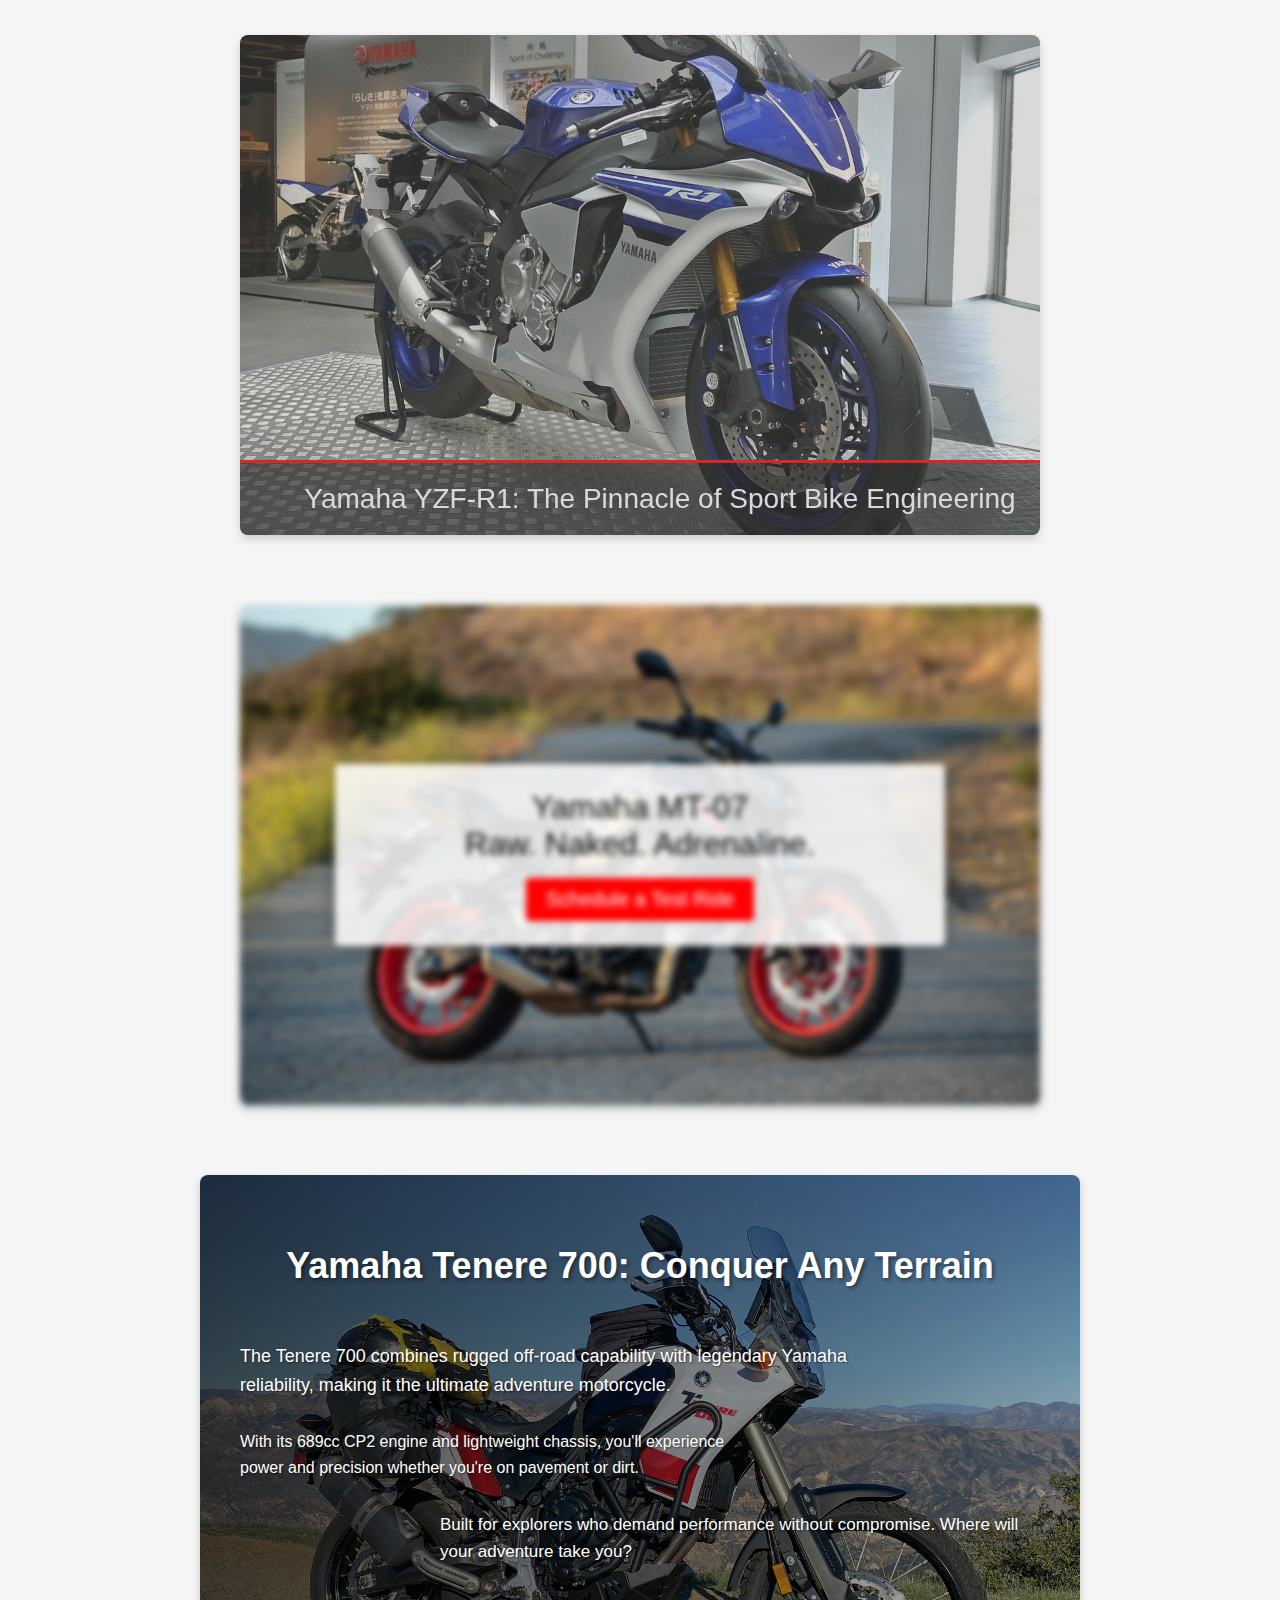
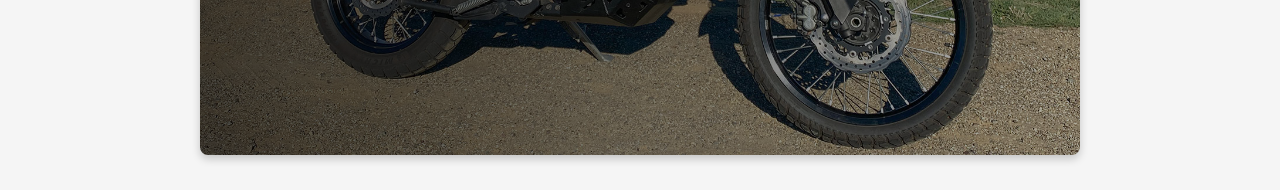
<file: lab4/lab4exercise.html>
<!DOCTYPE html>
<html lang="en">
<head>
    <meta charset="UTF-8">
    <meta name="viewport" content="width=device-width, initial-scale=1.0">
    <title>Yamaha Motorcycle Ads</title>
    <style>
        body {
            font-family: 'Arial', sans-serif;
            background-color: #f5f5f5;
            margin: 0;
            padding: 20px;
        }
       
        .ad-container {
            display: flex;
            flex-direction: column;
            align-items: center;
            gap: 40px;
            max-width: 1000px;
            margin: 0 auto;
        }
       
        .ad-image {
            width: 800px;
            height: 500px;
            margin: 15px;
            position: relative;
            background-size: cover;
            background-position: center;
            border-radius: 8px;
            overflow: hidden;
            box-shadow: 0 4px 8px rgba(0, 0, 0, 0.2);
        }
       
        /* First Image - Invert Filter */
        .invert-ad {
            background-image: url(images/YamahaR1.JPG);
            filter: invert(15%);
        }
       
        .invert-caption {
            position: absolute;
            bottom: 0;
            width: 100%;
            background-color: rgba(0, 0, 0, 0.6);
            color: #fff;
            padding: 20px;
            border-top: 3px solid #f00;
            font-size: 28px;
            text-align: center;
        }
       
        /* Second Image - Blur Filter */
        .blur-ad {
            background-image: url(images/YamahaMT07.jpg);
            filter: blur(3px);
        }
       
        .blur-caption {
            position: absolute;
            top: 50%;
            left: 50%;
            transform: translate(-50%, -50%);
            background-color: rgba(255, 255, 255, 0.85);
            color: #000;
            padding: 25px;
            font-size: 32px;
            box-shadow: 0 0 20px rgba(0, 0, 0, 0.4);
            text-align: center;
            border-radius: 5px;
            width: 70%;
        }
       
        .blur-link {
            display: inline-block;
            background-color: #f00;
            color: white;
            padding: 10px 20px;
            margin-top: 15px;
            text-decoration: none;
            font-size: 20px;
            border-radius: 4px;
            transition: background-color 0.3s;
        }
       
        .blur-link:hover {
            background-color: #c00;
        }
       
        /* Third Image - Gradient Filter */
        .gradient-ad {
            background-image:
                linear-gradient(to right, rgba(0,0,0,0.7), rgba(0,0,0,0.3)),
                url(images/YamahaTENERE.jpg);
            display: flex;
            flex-direction: column;
            padding: 40px;
        }
       
        .gradient-title {
            color: #fff;
            font-size: 36px;
            text-align: center;
            margin-bottom: 40px;
            text-shadow: 2px 2px 4px rgba(0, 0, 0, 0.5);
        }
       
        .gradient-paragraph {
            color: #fff;
            margin: 15px 0;
            line-height: 1.6;
            text-shadow: 1px 1px 2px rgba(0, 0, 0, 0.5);
        }
       
        .para1 { width: 80%; font-size: 18px; }
        .para2 { width: 65%; align-self: flex-start; font-size: 16px; }
        .para3 { width: 75%; align-self: flex-end; font-size: 17px; }
    </style>
</head>
<body>
    <div class="ad-container">
        <!-- First Advertisement - Yamaha R1 -->
        <div class="ad-image invert-ad">
            <div class="invert-caption">
                Yamaha YZF-R1: The Pinnacle of Sport Bike Engineering
            </div>
        </div>
       
        <!-- Second Advertisement - Yamaha MT-07 -->
        <div class="ad-image blur-ad">
            <div class="blur-caption">
                Yamaha MT-07<br>
                Raw. Naked. Adrenaline.
                <a href="#" class="blur-link">Schedule a Test Ride</a>
            </div>
        </div>
       
        <!-- Third Advertisement - Yamaha Tenere -->
        <div class="ad-image gradient-ad">
            <h2 class="gradient-title">Yamaha Tenere 700: Conquer Any Terrain</h2>
            <p class="gradient-paragraph para1">The Tenere 700 combines rugged off-road capability with legendary Yamaha reliability, making it the ultimate adventure motorcycle.</p>
            <p class="gradient-paragraph para2">With its 689cc CP2 engine and lightweight chassis, you'll experience power and precision whether you're on pavement or dirt.</p>
            <p class="gradient-paragraph para3">Built for explorers who demand performance without compromise. Where will your adventure take you?</p>
        </div>
    </div>
</body>
</html>
</file>
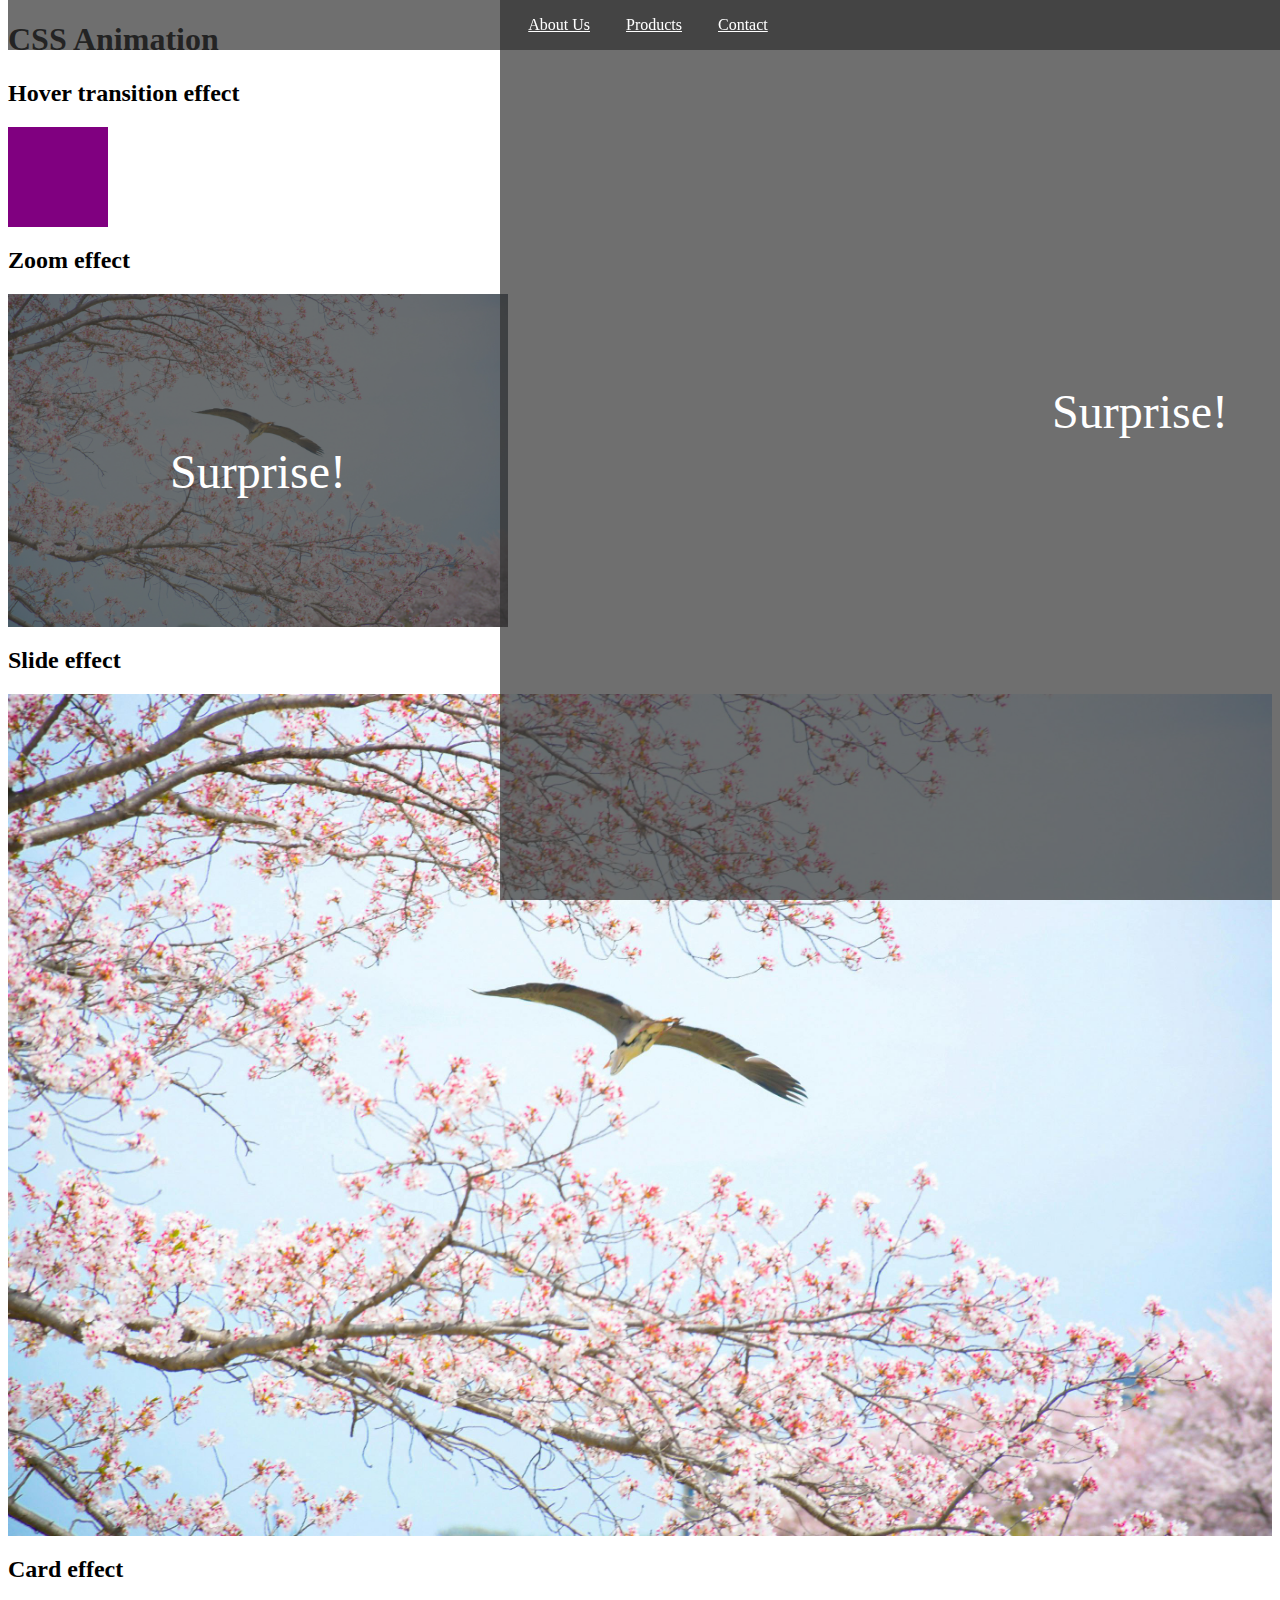
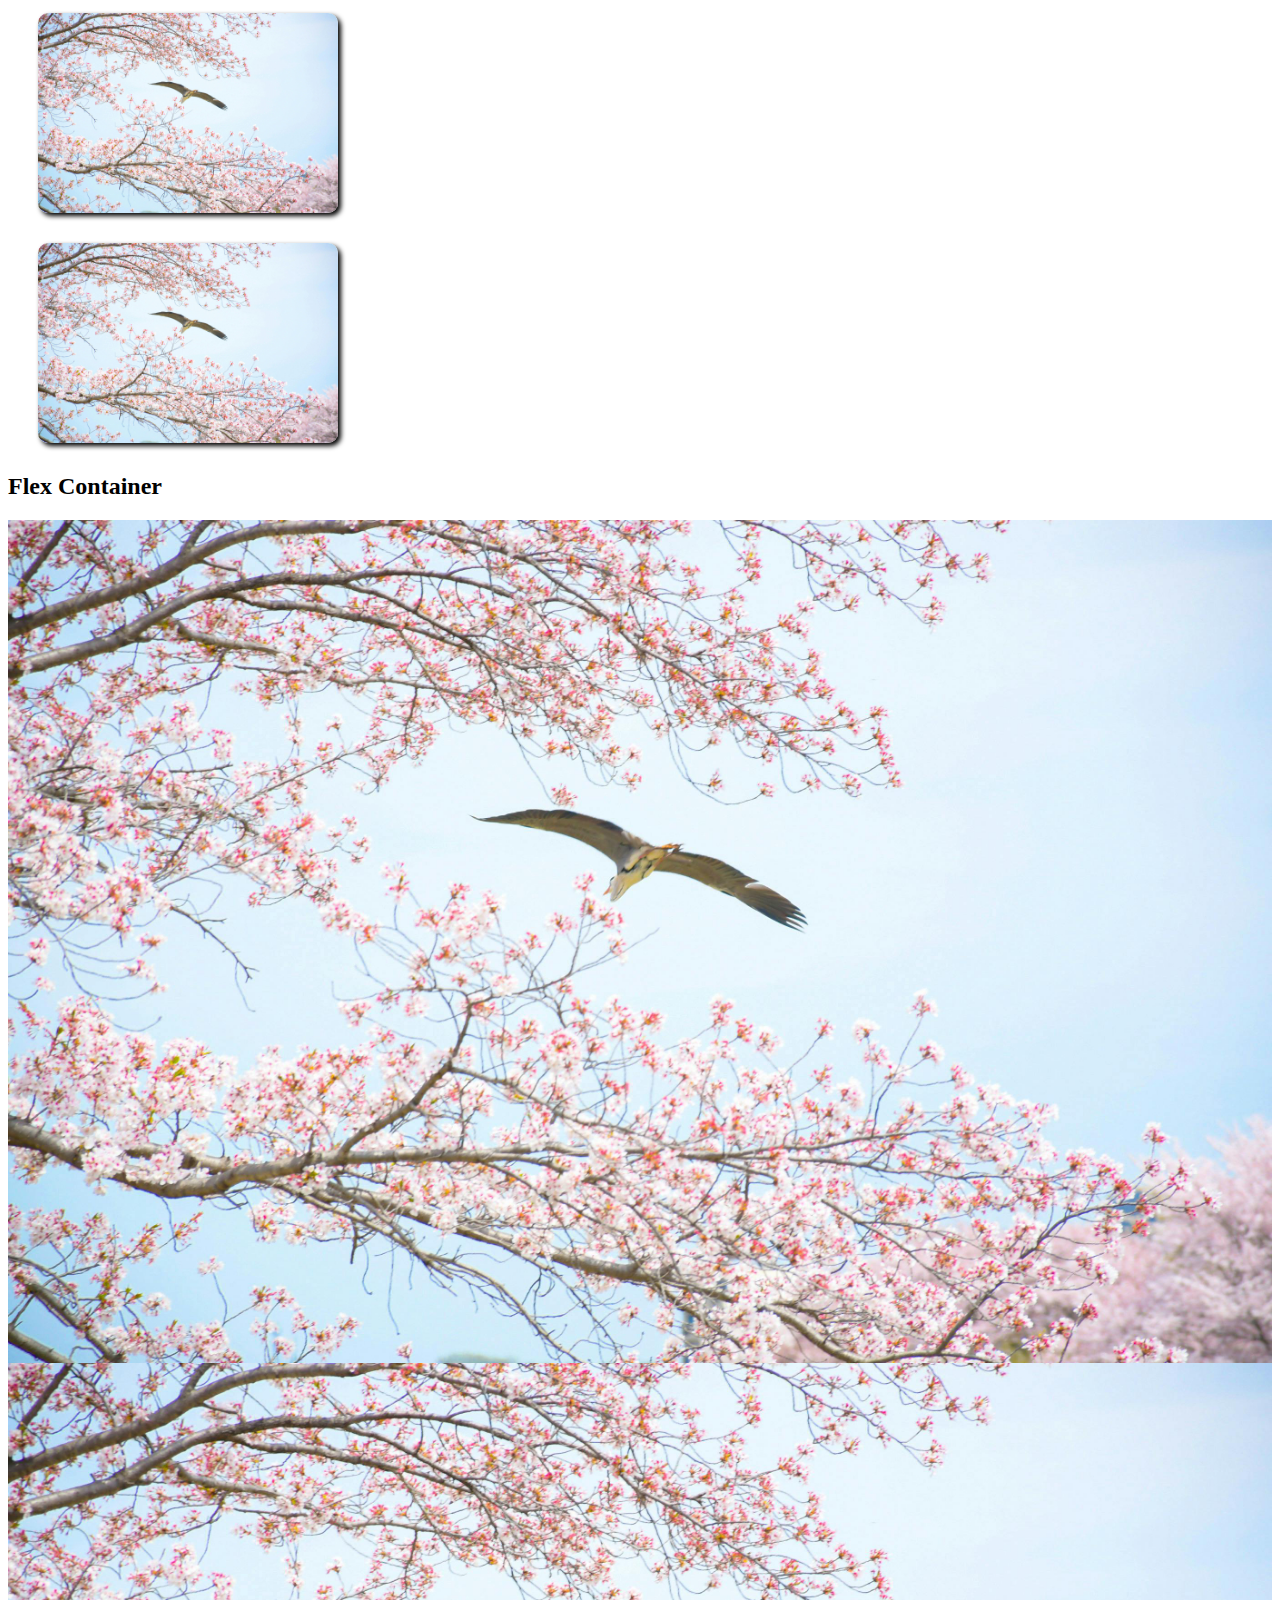
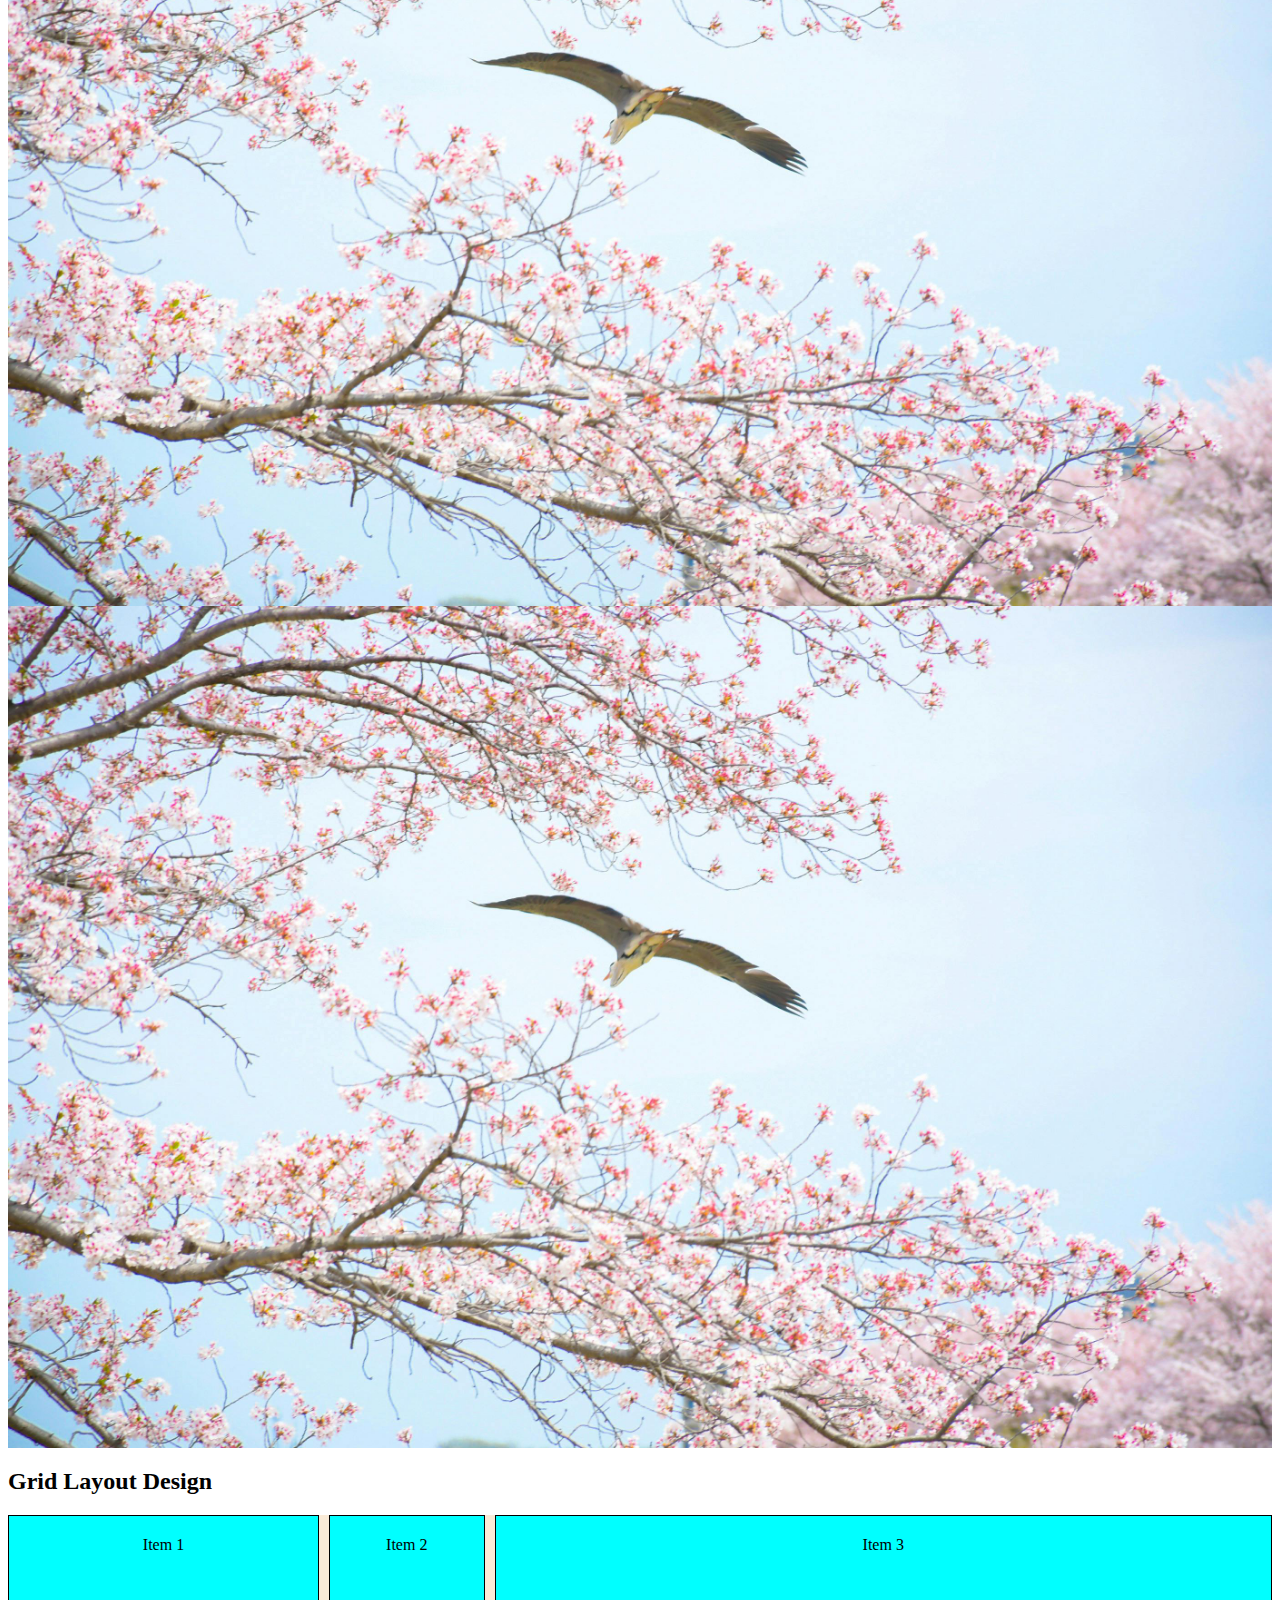
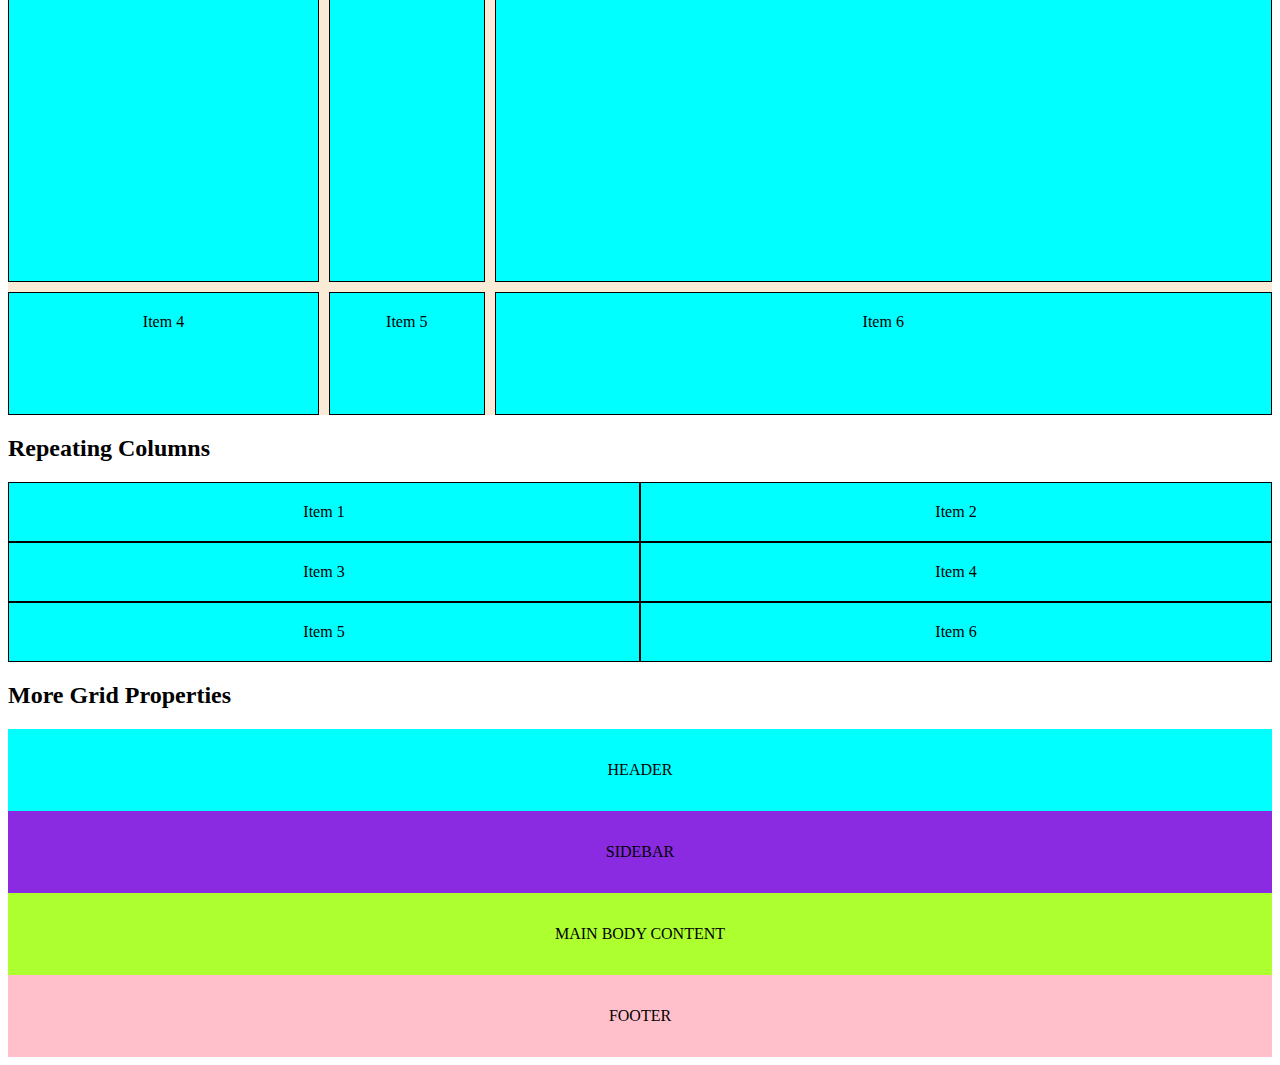
<file: lab5/lab5.html>
<!DOCTYPE html>
<html lang="en">
<head>
    <meta charset="UTF-8">
    <meta name="viewport" content="width=device-width, initial-scale=1.0">
    <title>Lab 5 - animation and responsive webpage</title>
    <link rel="stylesheet" href="stylelab5.css">
</head>
<body>
    <h1>CSS Animation</h1>
    <h2>Hover transition effect</h2>
    <div class="square_circle"></div>

    <h2>Zoom effect</h2>
    <section class="zoomcontainer">
        <img src="images/img1.jpg" alt="Image of a cherry blossom tree">
        <div class="zoomcontent">Surprise!</div>
    </section>

    <h2>Slide effect</h2>
    <section class="slidecontainer">
        <img src="images/img1.jpg" alt="Image of a cherry blossom tree">
        <div class="slidecontent">Surprise!</div>
    </section>

    <h2>Card effect</h2>
    <section class="card">
        <img src="images/img1.jpg" alt="Image of a cherry blossom tree">
    </section>

    <section class="cardslide">
        <img src="images/img1.jpg" alt="Image of a cherry blossom tree">
    </section>

    <h2>Flex Container</h2>
    <main class="flexcontainer">
        <section class="cardsslide">
            <img src="images/img1.jpg" alt="Image of a cherry blossom tree">
        </section>    
    
        <section class="cardsslide">
            <img src="images/img1.jpg" alt="Image of a cherry blossom tree">
        </section>
    
        <section class="cardsslide">
            <img src="images/img1.jpg" alt="Image of a cherry blossom tree">
        </section>
    </main>

    <h2>Grid Layout Design</h2>
    <section class="gridcontainer">
        <div class="item">Item 1</div>
        <div class="item">Item 2</div>
        <div class="item">Item 3</div>
        <div class="item">Item 4</div>
        <div class="item">Item 5</div>
        <div class="item">Item 6</div>
    </section>

    <h2>Repeating Columns</h2>
    <section class="gridsection">
        <div class="item">Item 1</div>
        <div class="item">Item 2</div>
        <div class="item">Item 3</div>
        <div class="item">Item 4</div>
        <div class="item">Item 5</div>
        <div class="item">Item 6</div>
    </section>

    <h2>More Grid Properties</h2>
    <section class="slidecontainer">
        <header class="header">HEADER</header>
        <aside class="sidebar">SIDEBAR</aside>
        <main class="content">MAIN BODY CONTENT</main>
        <footer class="footer">FOOTER</footer>
    </section>

    <nav class="navcontainer">
        <div class="navbars">
        <a href="" class="navlink">About Us</a>
        <a href="" class="navlink">Products</a>
        <a href="" class="navlink">Contact</a>
        </div>
        <div class="collapsenavbars">
            <span class="menuicon">Menu</span>
        </div>
    </nav>
</body>
</html>
</file>
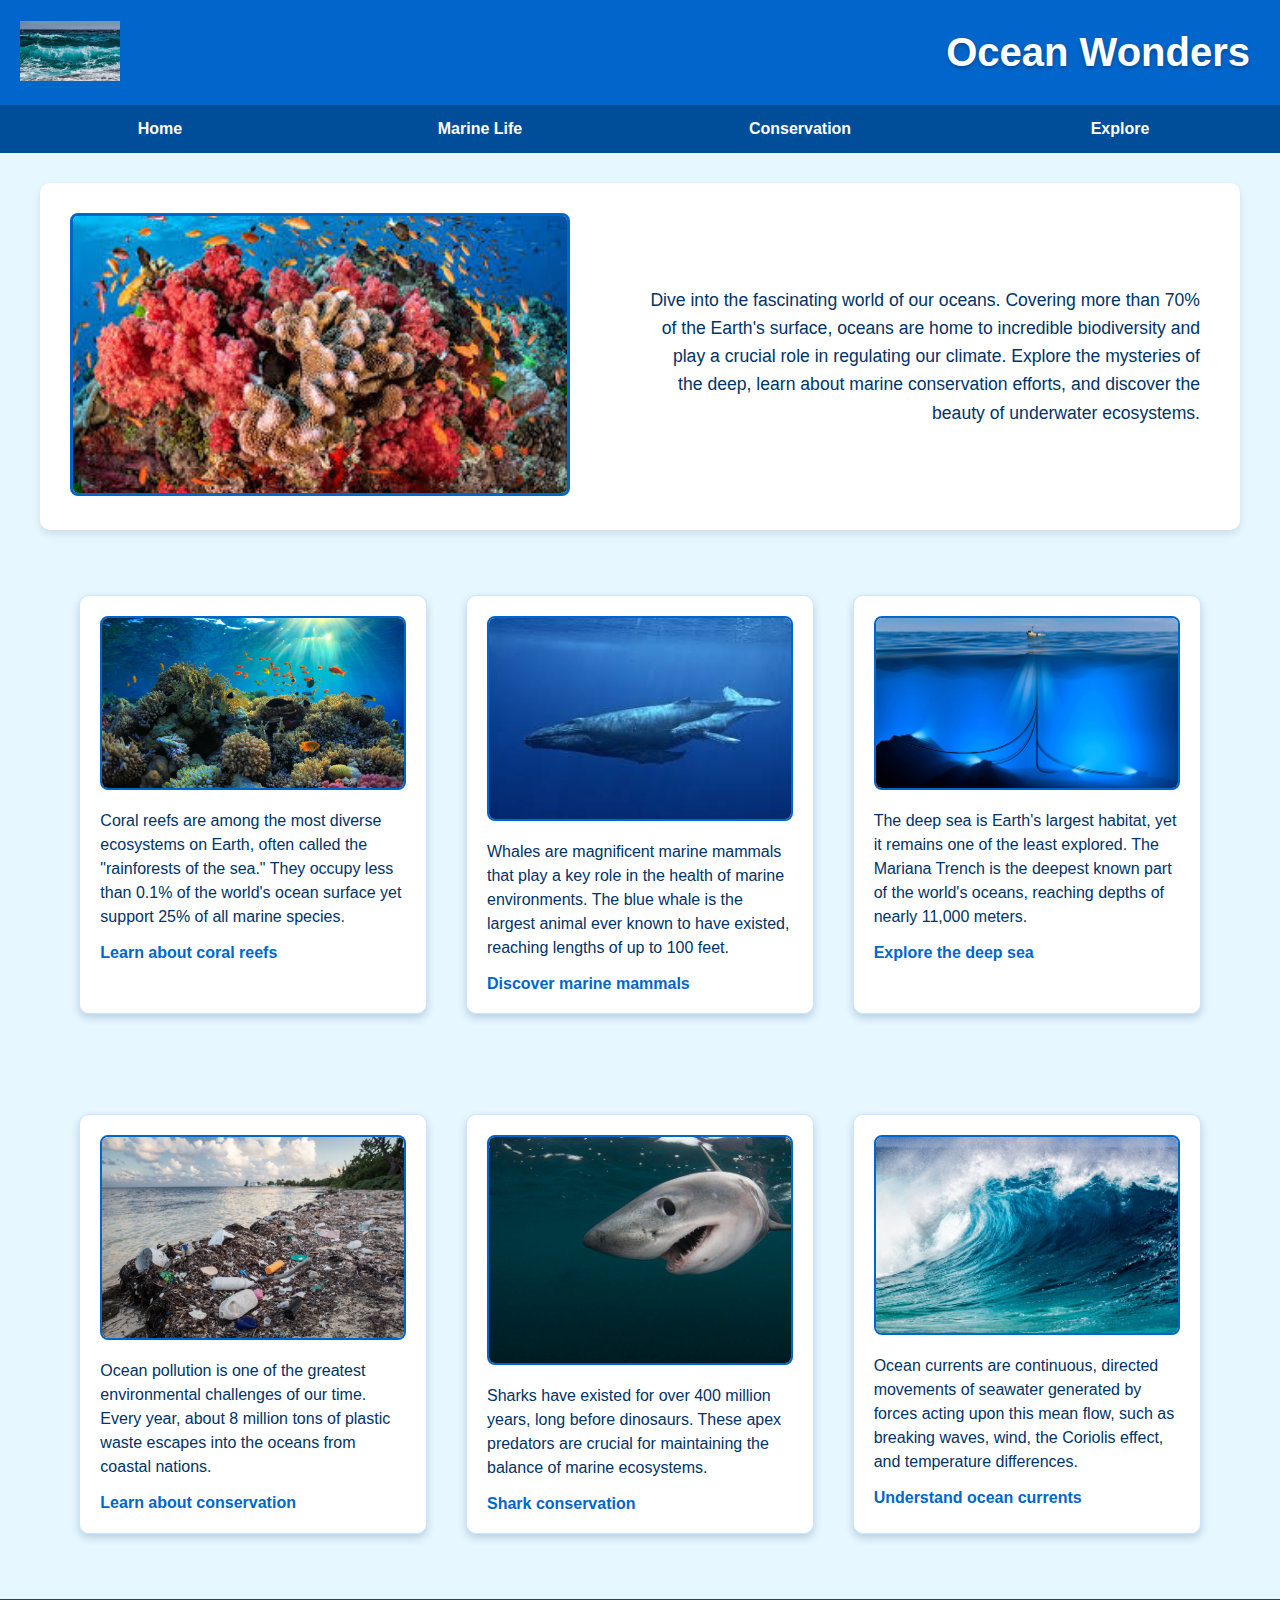
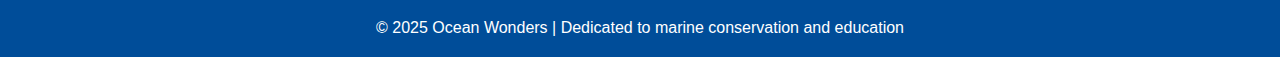
<file: lab5/lab5exercise.html>
<!DOCTYPE html>
<html lang="en">
<head>
    <meta charset="UTF-8">
    <meta name="viewport" content="width=device-width, initial-scale=1.0">
    <title>Ocean Wonders</title>
    <style>
        /* Reset and base styles */
        * {
            margin: 0;
            padding: 0;
            box-sizing: border-box;
            font-family: 'Arial', sans-serif;
        }
       
        body {
            background-color: #e6f7ff;
            color: #003366;
        }
       
        /* Header styles */
        header {
            display: flex;
            justify-content: space-between;
            align-items: center;
            padding: 20px;
            background-color: #0066cc;
            box-shadow: 0 4px 8px rgba(0, 0, 0, 0.3);
        }
       
        .logo img {
            height: 60px;
            width: auto;
        }
       
        .title {
            text-align: right;
            padding: 10px;
        }
       
        .title h1 {
            font-family: 'Verdana', sans-serif;
            font-size: 2.5rem;
            color: #ffffff;
            text-shadow: 0 2px 4px rgba(0, 0, 0, 0.3);
        }
       
        /* Navigation styles */
        nav {
            width: 100%;
            background-color: #004d99;
        }
       
        nav ul {
            display: flex;
            list-style: none;
        }
       
        nav ul li {
            flex: 1;
            text-align: center;
        }
       
        nav ul li a {
            display: inline-block;
            padding: 15px 20px;
            color: #ffffff;
            text-decoration: none;
            font-weight: bold;
            transition: all 0.3s ease;
        }
       
        nav ul li a:hover {
            background-color: #0088ff;
            color: #ffffff;
        }
       
        /* Introduction section */
        .intro-section {
            display: flex;
            max-width: 1200px;
            margin: 30px auto;
            padding: 20px;
            align-items: center;
            background-color: #ffffff;
            border-radius: 10px;
            box-shadow: 0 4px 8px rgba(0, 0, 0, 0.1);
        }
       
        .intro-image {
            flex: 1;
            padding: 10px;
        }
       
        .intro-image img {
            width: 100%;
            max-width: 500px;
            border-radius: 8px;
            border: 3px solid #0066cc;
        }
       
        .intro-text {
            flex: 1;
            padding: 20px;
            text-align: right;
            font-size: 1.1rem;
            line-height: 1.6;
            color: #003366;
        }
       
        /* Content sections */
        .content-section {
            display: flex;
            flex-wrap: wrap;
            justify-content: space-around;
            max-width: 1200px;
            margin: 30px auto;
            padding: 20px;
        }
       
        article {
            width: 30%;
            margin: 15px 0;
            padding: 20px;
            background-color: #ffffff;
            border-radius: 10px;
            box-shadow: 0 4px 8px rgba(0, 51, 102, 0.2);
            transition: transform 0.3s ease, box-shadow 0.3s ease;
            border: 1px solid #cce6ff;
        }
       
        article:hover {
            transform: translateY(-5px);
            box-shadow: 0 8px 16px rgba(0, 102, 204, 0.3);
            background-color: #f0f9ff;
        }
       
        article img {
            width: 100%;
            border-radius: 8px;
            margin-bottom: 15px;
            border: 2px solid #0066cc;
        }
       
        article p {
            margin-bottom: 15px;
            line-height: 1.5;
            color: #003366;
        }
       
        article a {
            color: #0066cc;
            text-decoration: none;
            font-weight: bold;
        }
       
        article a:hover {
            text-decoration: underline;
            color: #004d99;
        }
       
        /* Footer */
        footer {
            background-color: #004d99;
            color: white;
            text-align: center;
            padding: 20px;
            margin-top: 30px;
        }
    </style>
</head>
<body>
    <header>
        <div class="logo">
            <img src="images/Ocean.avif" alt="Ocean Logo">
        </div>
        <div class="title">
            <h1>Ocean Wonders</h1>
        </div>
    </header>
   
    <nav>
        <ul>
            <li><a href="#">Home</a></li>
            <li><a href="#">Marine Life</a></li>
            <li><a href="#">Conservation</a></li>
            <li><a href="#">Explore</a></li>
        </ul>
    </nav>
   
    <section class="intro-section">
        <div class="intro-image">
            <img src="images/corelreef1.jpeg" alt="Coral Reef">
        </div>
        <div class="intro-text">
            <p>Dive into the fascinating world of our oceans. Covering more than 70% of the Earth's surface, oceans are home to incredible biodiversity and play a crucial role in regulating our climate. Explore the mysteries of the deep, learn about marine conservation efforts, and discover the beauty of underwater ecosystems.</p>
        </div>
    </section>
   
    <section class="content-section">
        <article>
            <img src="images/corelreef2.jpg" alt="Coral Reef">
            <p>Coral reefs are among the most diverse ecosystems on Earth, often called the "rainforests of the sea." They occupy less than 0.1% of the world's ocean surface yet support 25% of all marine species.</p>
            <a href="#">Learn about coral reefs</a>
        </article>
       
        <article>
            <img src="images/whale.jpeg" alt="Whale">
            <p>Whales are magnificent marine mammals that play a key role in the health of marine environments. The blue whale is the largest animal ever known to have existed, reaching lengths of up to 100 feet.</p>
            <a href="#">Discover marine mammals</a>
        </article>
       
        <article>
            <img src="images/deepsea.jpg" alt="Deep sea">
            <p>The deep sea is Earth's largest habitat, yet it remains one of the least explored. The Mariana Trench is the deepest known part of the world's oceans, reaching depths of nearly 11,000 meters.</p>
            <a href="#">Explore the deep sea</a>
        </article>
    </section>
   
    <section class="content-section">
        <article>
            <img src="images/oceanpollution.jpg" alt="Ocean pollution">
            <p>Ocean pollution is one of the greatest environmental challenges of our time. Every year, about 8 million tons of plastic waste escapes into the oceans from coastal nations.</p>
            <a href="#">Learn about conservation</a>
        </article>
       
        <article>
            <img src="images/shark.jpg" alt="Shark">
            <p>Sharks have existed for over 400 million years, long before dinosaurs. These apex predators are crucial for maintaining the balance of marine ecosystems.</p>
            <a href="#">Shark conservation</a>
        </article>
       
        <article>
            <img src="images/oceancurrents.jpg" alt="Ocean currents">
            <p>Ocean currents are continuous, directed movements of seawater generated by forces acting upon this mean flow, such as breaking waves, wind, the Coriolis effect, and temperature differences.</p>
            <a href="#">Understand ocean currents</a>
        </article>
    </section>
   
    <footer>
        <p>&copy; 2025 Ocean Wonders | Dedicated to marine conservation and education</p>
    </footer>
</body>
</html>
</file>
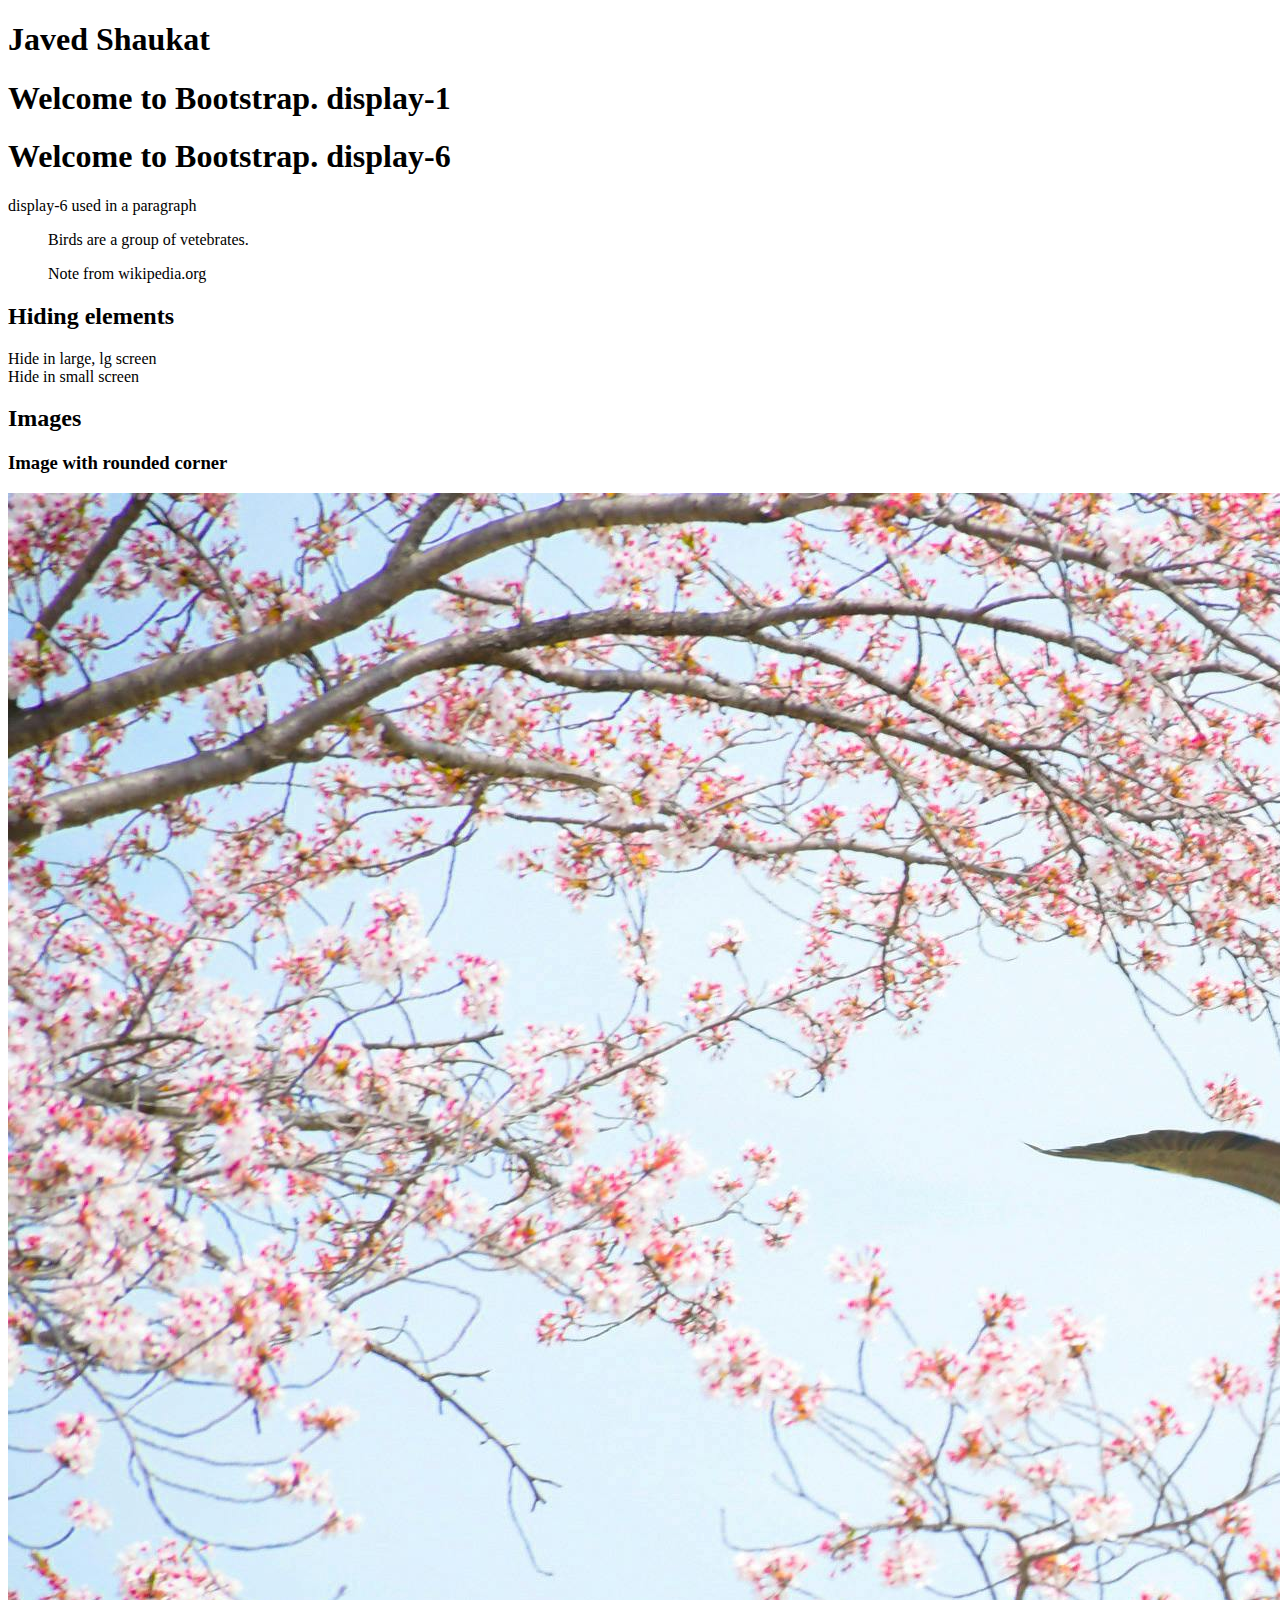
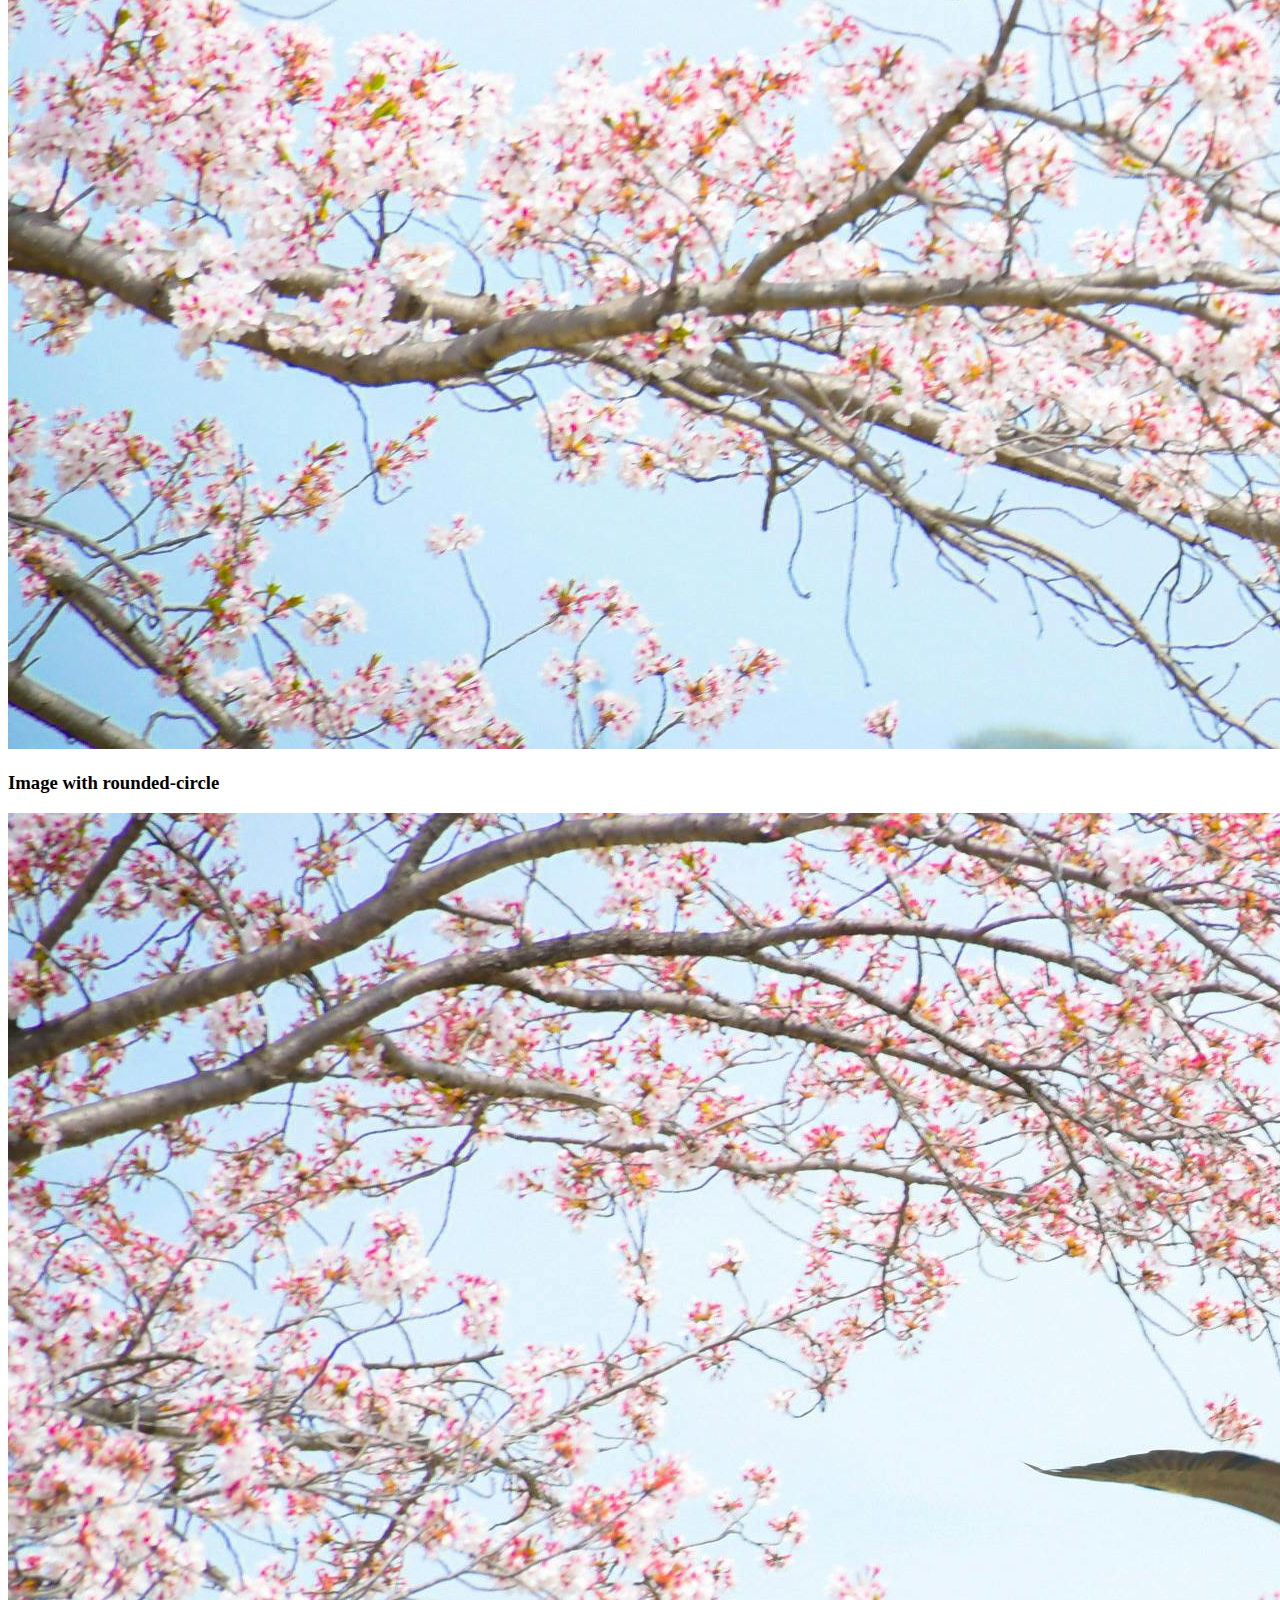
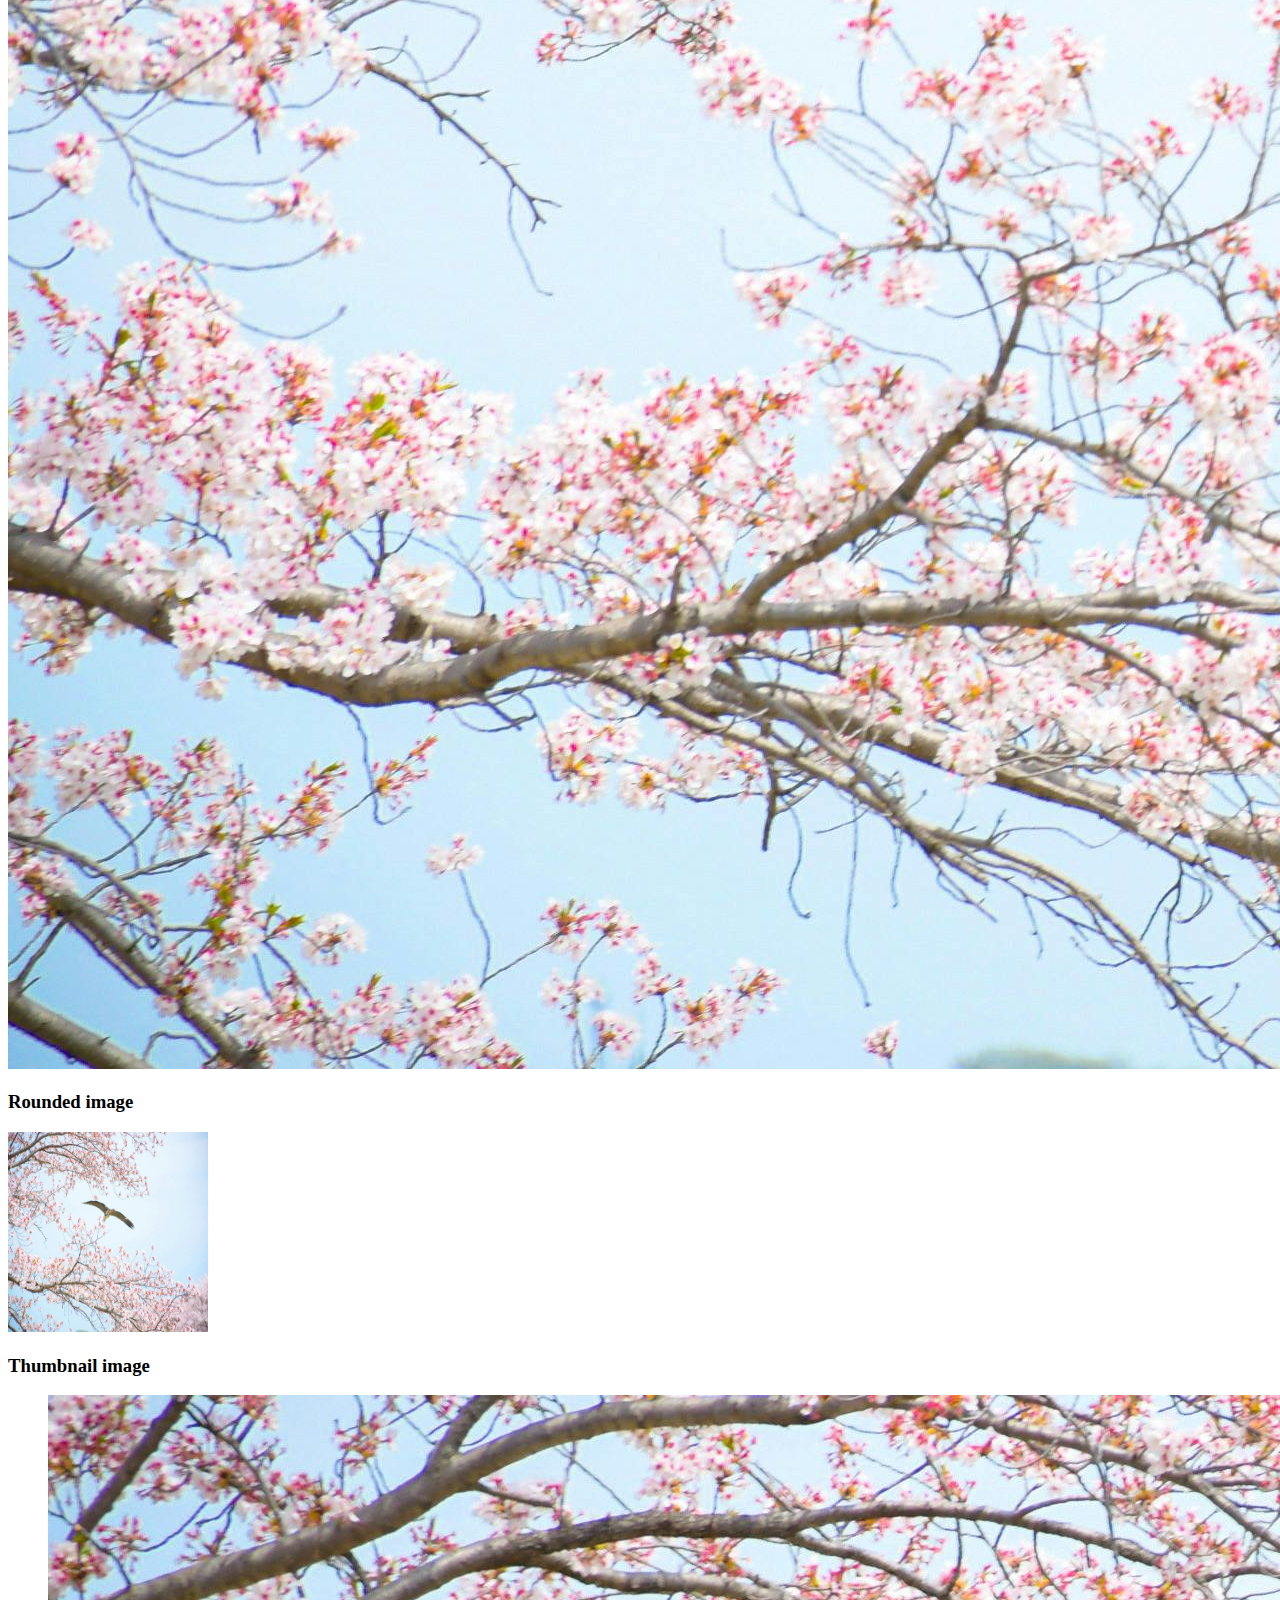
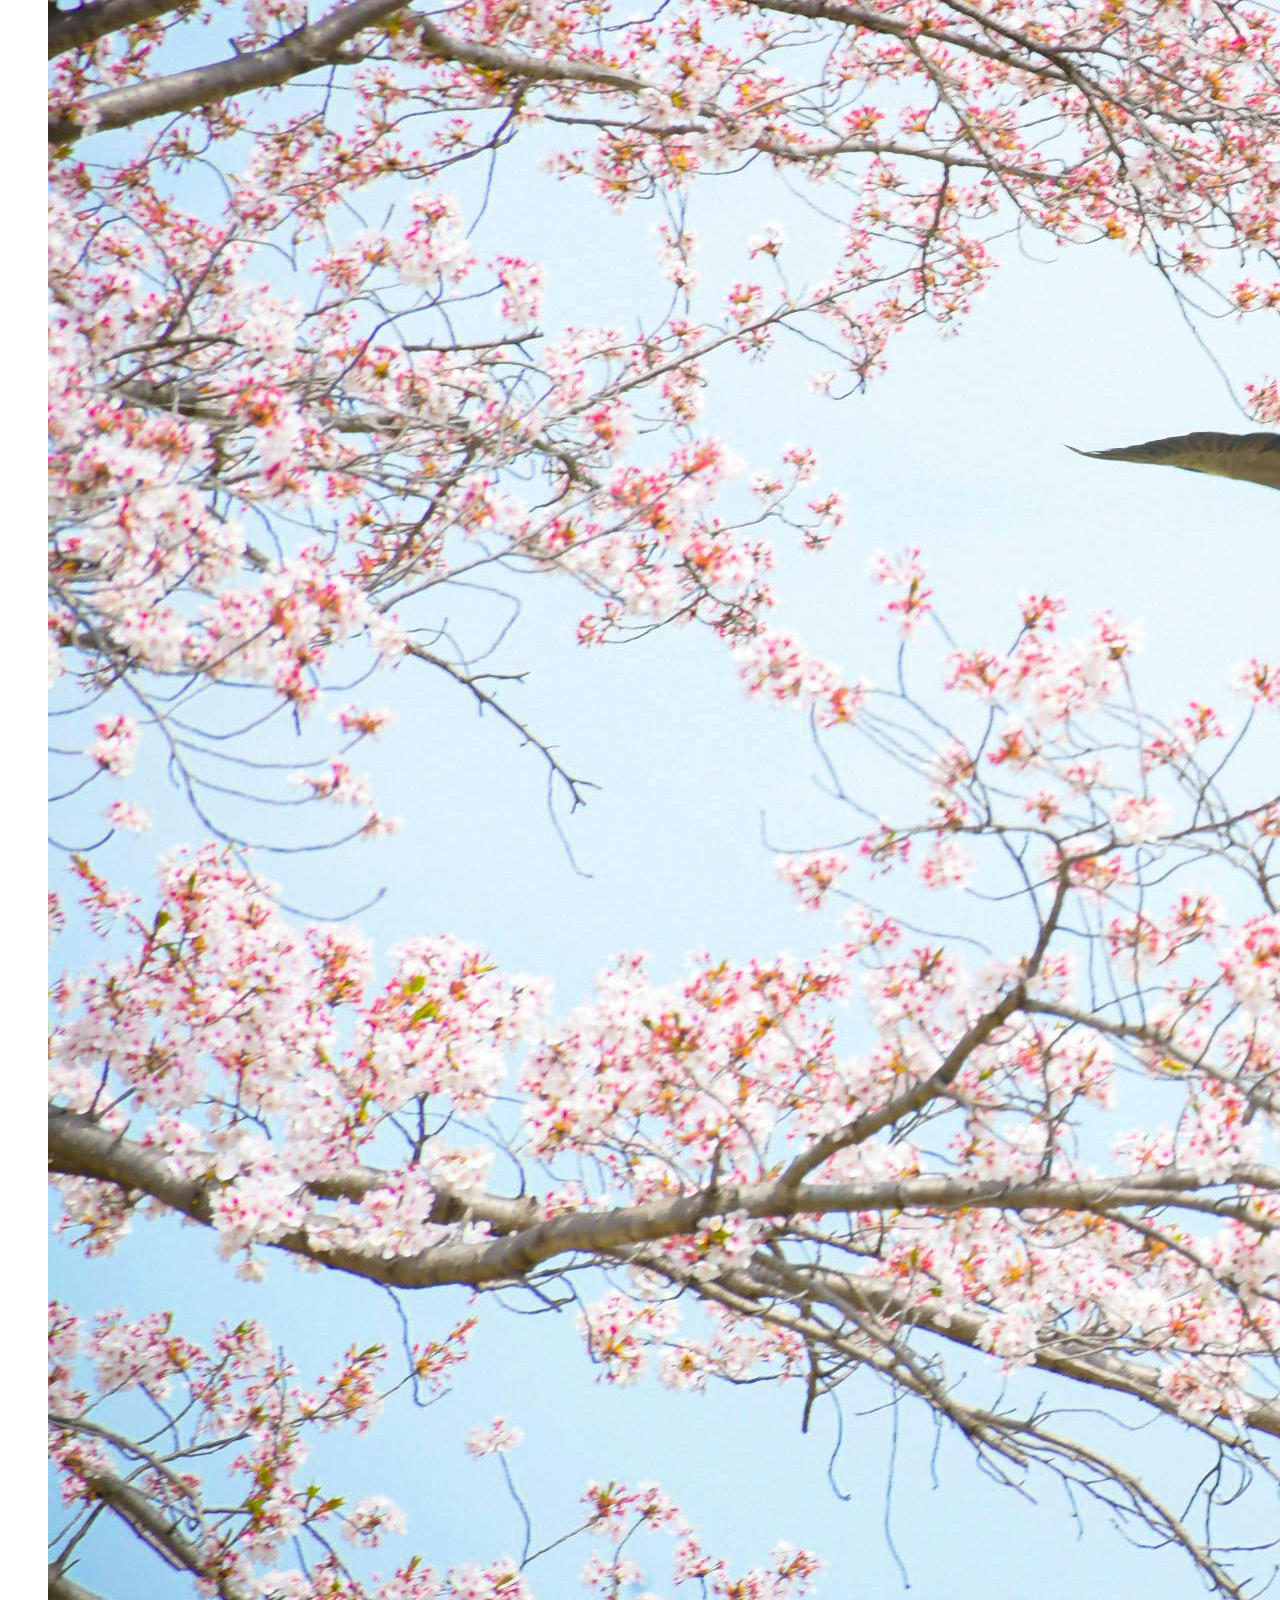
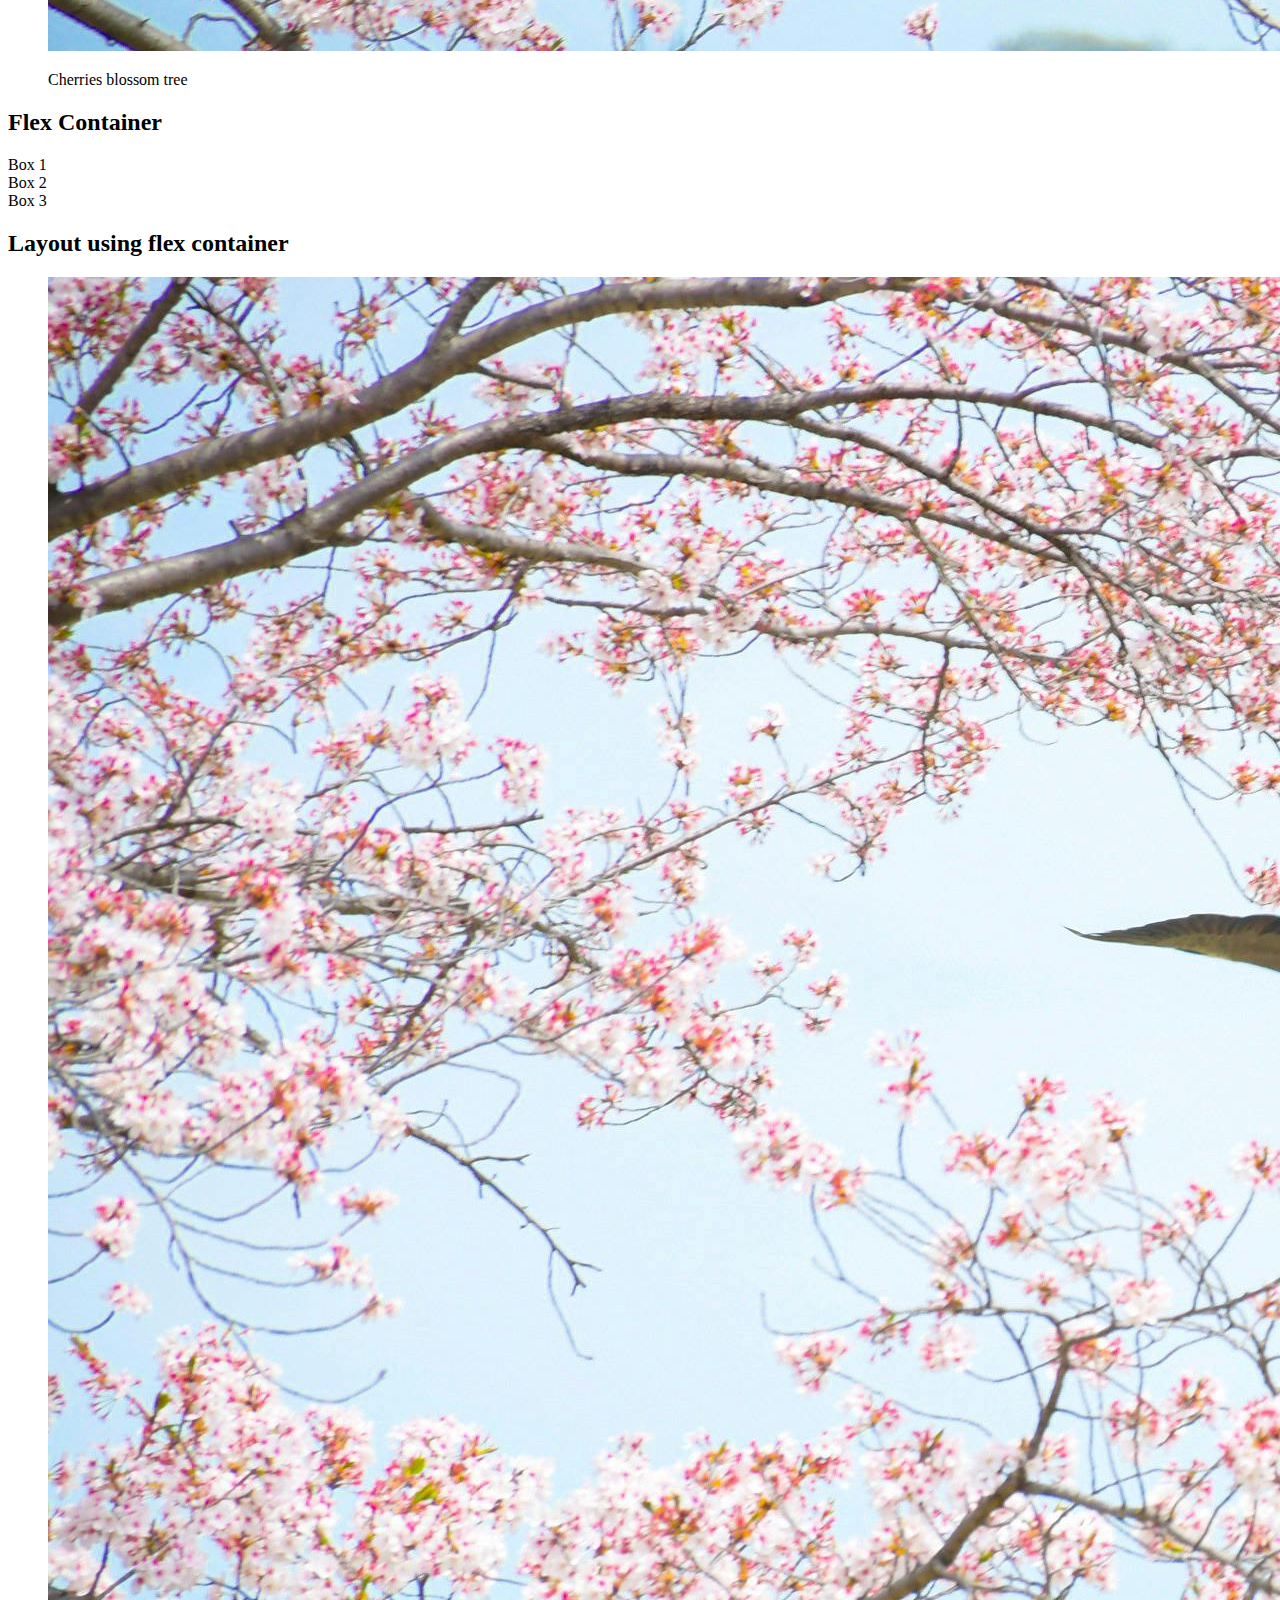
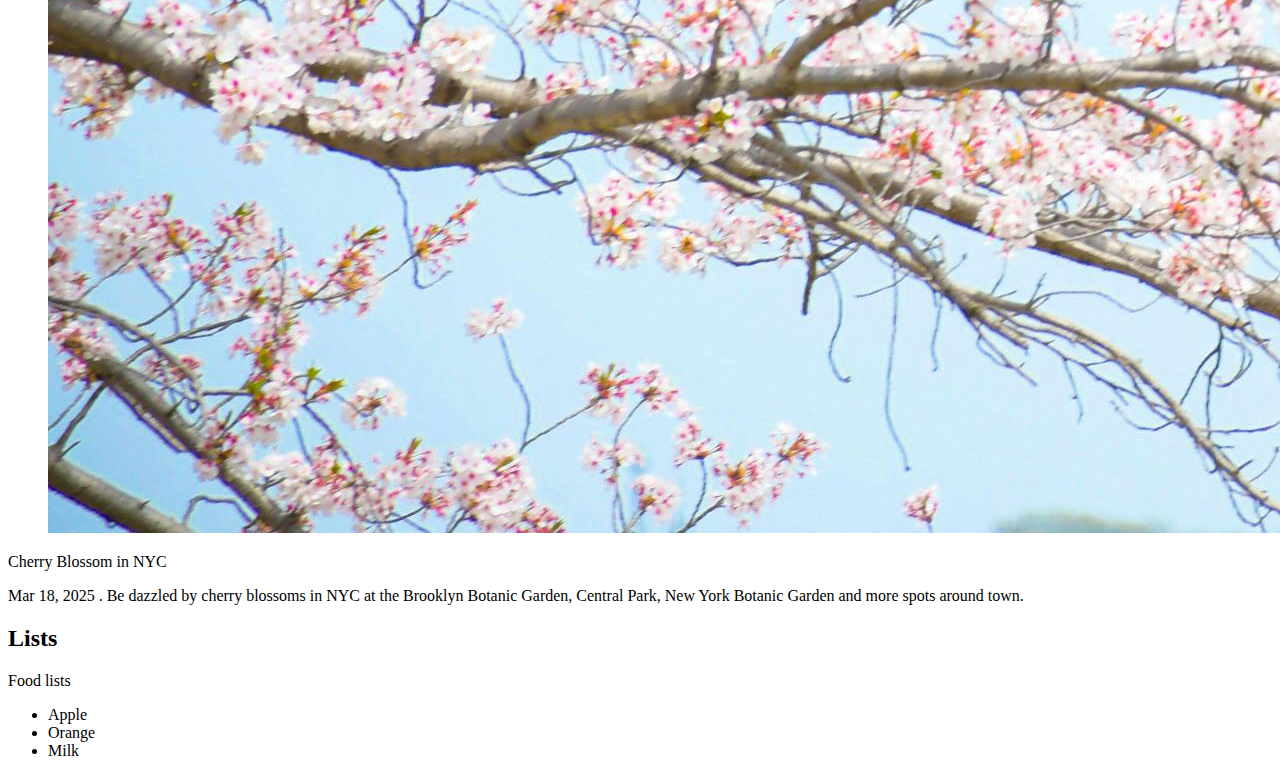
<file: lab6/lab6.html>
<!doctype html>
<html lang="en">
  <head>
    <meta charset="utf-8">
    <meta name="viewport" content="width=device-width, initial-scale=1">
    <title>Lab 6, Introduction to Bootstrap</title>
    <link href="https://cdn.jsdelivr.net/npm/bootstrap@5.3.5/dist/css/bootstrap.min.css" rel="stylesheet" integrity="sha384-SgOJa3DmI69IUzQ2PVdRZhwQ+dy64/BUtbMJw1MZ8t5HZApcHrRKUc4W0kG879m7" crossorigin="anonymous">
  </head>
  <body>
    <h1 class="text-center">Javed Shaukat</h1>
    <h1 class="display-1 mt-5">Welcome to Bootstrap. display-1</h1>
    <h1 class="display-6 ps-4">Welcome to Bootstrap. display-6</h1>
    <p class="display-6">display-6 used in a paragraph</p>
    <blockquote class="blockquote">
        <p>Birds are a group of vetebrates.</p>
        <footer class="blockquote-footer">Note from wikipedia.org</footer>
    </blockquote>
    <h2>Hiding elements</h2>
    <div class="bg-primary p-3 text-light d-lg-none">
        Hide in large, lg screen
    </div> 
    <div class="bg-danger p-3 text-light d-none d-lg-block">
        Hide in small screen
    </div>

    <h2>Images</h2>
    <h3 class="text-center">Image with rounded corner </h3>
    <img src="images/img1.jpg" class="w-25 rounded d-block m-auto">
    <h3 class="text-center mt-5">Image with rounded-circle</h3>
    <img src="images/img1.jpg" class="w-25 rounded-circle d-block m-auto">
    <h3 class="text-center mt-5">Rounded image</h3>
    <img src="images/img1.jpg" class=" rounded-circle d-block m-auto" style="width: 200px; height: 200px;">
    <h3 class="text-center mt-5">Thumbnail image</h3>
    <figure class="figure-img w-25 d-block m-auto">
        <img src="images/img1.jpg" class="img-thumbnail ">
        <p class="figure-caption">Cherries blossom tree</p> 
    </figure>
    
    <h2>Flex Container</h2>
    <section class="d-flex justify-content-center">
        <div class="bg-success text-center p-5 m-4 border border-3 border-warning">Box 1</div>
        <div class="bg-success text-center p-5 m-4 border border-3 border-warning">Box 2</div>
        <div class="bg-success text-center p-5 m-4 border border-3 border-warning">Box 3</div>
    </section>

    <h2>Layout using flex container</h2>
    <section class="d-flex w-75 mx-auto">
        <figure class="w-50"><img src="images/img1.jpg" class="w-100 d-block rounded"></figure>
        <div class="w-50 p-5">
            <p class="text-danger h3">Cherry Blossom in NYC</p>
            <p class="text-secondary">Mar 18, 2025 . Be dazzled by cherry blossoms in NYC at the Brooklyn Botanic Garden, Central Park, New York Botanic Garden and more spots around town. </p>
        </div>        
    </section>

    <h2>Lists</h2>
    <p class="h3">Food lists</p>
    <ul class="list-group w-25">
        <li class="list-group-item">Apple</li>
        <li class="list-group-item active">Orange</li>
        <li class="list-group-item">Milk</li>
    </ul>


    <script src="https://cdn.jsdelivr.net/npm/bootstrap@5.3.5/dist/js/bootstrap.bundle.min.js" integrity="sha384-k6d4wzSIapyDyv1kpU366/PK5hCdSbCRGRCMv+eplOQJWyd1fbcAu9OCUj5zNLiq" crossorigin="anonymous"></script>
  </body>
</html>
</file>
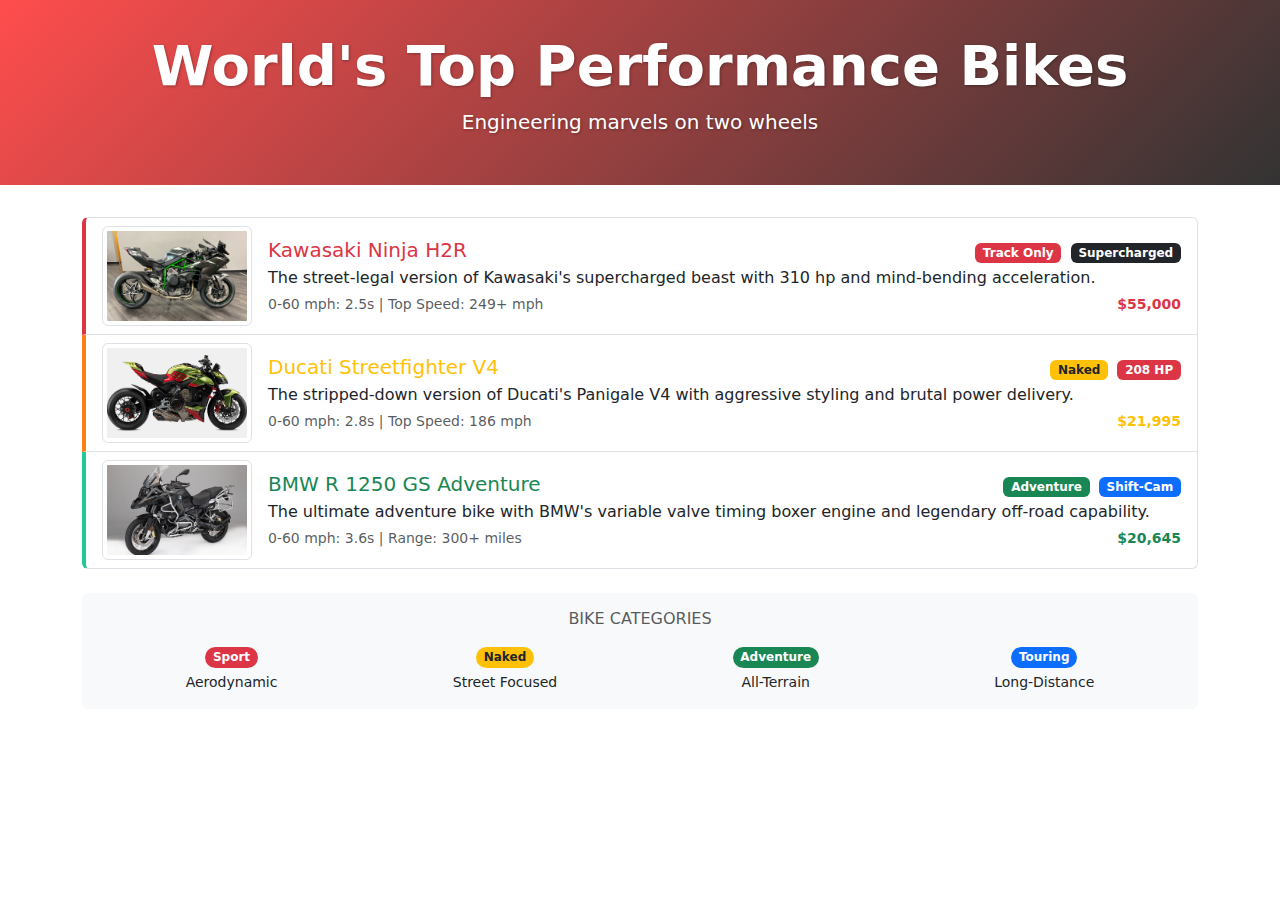
<file: lab6/lab6exercise.html>
<!DOCTYPE html>
<html lang="en">
<head>
    <meta charset="UTF-8">
    <meta name="viewport" content="width=device-width, initial-scale=1.0">
    <title>Top Performance Bikes</title>
    <!-- Bootstrap CSS -->
    <link href="https://cdn.jsdelivr.net/npm/bootstrap@5.3.0/dist/css/bootstrap.min.css" rel="stylesheet">
    <style>
        .bike-header {
            background: linear-gradient(135deg, #ff4d4d, #333333);
            color: white;
            padding: 2rem 0;
            margin-bottom: 2rem;
            text-shadow: 1px 1px 3px rgba(0,0,0,0.3);
        }
        .bike-card {
            transition: all 0.3s ease;
            border-left: 4px solid transparent;
        }
        .bike-card:hover {
            transform: translateY(-3px);
            box-shadow: 0 5px 15px rgba(0,0,0,0.1);
        }
        .sport-bike {
            border-left-color: #dc3545;
        }
        .naked-bike {
            border-left-color: #fd7e14;
        }
        .adventure-bike {
            border-left-color: #20c997;
        }
        .bike-img {
            width: 150px;
            height: 100px;
            object-fit: cover;
        }
    </style>
</head>
<body>
    <div class="bike-header text-center">
        <h1 class="display-4 fw-bold">World's Top Performance Bikes</h1>
        <p class="lead">Engineering marvels on two wheels</p>
    </div>
   
    <div class="container mb-5">
        <div class="list-group">
            <!-- Sport Bike -->
            <div class="list-group-item bike-card sport-bike">
                <div class="d-flex align-items-center">
                    <img src="images/Kawasaki-H2R-41.jpg" alt="Kawasaki Ninja H2R" class="img-thumbnail me-3 bike-img">
                    <div class="flex-grow-1">
                        <div class="d-flex justify-content-between align-items-center">
                            <h5 class="mb-1 text-danger">Kawasaki Ninja H2R</h5>
                            <div>
                                <span class="badge bg-danger me-1">Track Only</span>
                                <span class="badge bg-dark">Supercharged</span>
                            </div>
                        </div>
                        <p class="mb-1">The street-legal version of Kawasaki's supercharged beast with 310 hp and mind-bending acceleration.</p>
                        <div class="d-flex justify-content-between">
                            <small class="text-muted">0-60 mph: 2.5s | Top Speed: 249+ mph</small>
                            <small class="text-danger fw-bold">$55,000</small>
                        </div>
                    </div>
                </div>
            </div>
           
            <!-- Naked Bike -->
            <div class="list-group-item bike-card naked-bike">
                <div class="d-flex align-items-center">
                    <img src="images/Ducati-Streetfighter-V4-Lamborghini-Motorcycle.jpg" alt="Ducati Streetfighter V4" class="img-thumbnail me-3 bike-img">
                    <div class="flex-grow-1">
                        <div class="d-flex justify-content-between align-items-center">
                            <h5 class="mb-1 text-warning">Ducati Streetfighter V4</h5>
                            <div>
                                <span class="badge bg-warning text-dark me-1">Naked</span>
                                <span class="badge bg-danger">208 HP</span>
                            </div>
                        </div>
                        <p class="mb-1">The stripped-down version of Ducati's Panigale V4 with aggressive styling and brutal power delivery.</p>
                        <div class="d-flex justify-content-between">
                            <small class="text-muted">0-60 mph: 2.8s | Top Speed: 186 mph</small>
                            <small class="text-warning fw-bold">$21,995</small>
                        </div>
                    </div>
                </div>
            </div>
           
            <!-- Adventure Bike -->
            <div class="list-group-item bike-card adventure-bike">
                <div class="d-flex align-items-center">
                    <img src="images/BMW-R-1200-GSADV-web.jpg" alt="BMW R 1250 GS Adventure" class="img-thumbnail me-3 bike-img">
                    <div class="flex-grow-1">
                        <div class="d-flex justify-content-between align-items-center">
                            <h5 class="mb-1 text-success">BMW R 1250 GS Adventure</h5>
                            <div>
                                <span class="badge bg-success me-1">Adventure</span>
                                <span class="badge bg-primary">Shift-Cam</span>
                            </div>
                        </div>
                        <p class="mb-1">The ultimate adventure bike with BMW's variable valve timing boxer engine and legendary off-road capability.</p>
                        <div class="d-flex justify-content-between">
                            <small class="text-muted">0-60 mph: 3.6s | Range: 300+ miles</small>
                            <small class="text-success fw-bold">$20,645</small>
                        </div>
                    </div>
                </div>
            </div>
        </div>
       
        <div class="mt-4 p-3 bg-light rounded">
            <h6 class="text-center text-uppercase text-muted">Bike Categories</h6>
            <div class="d-flex justify-content-around text-center mt-3">
                <div>
                    <span class="badge bg-danger rounded-pill">Sport</span>
                    <div class="small mt-1">Aerodynamic</div>
                </div>
                <div>
                    <span class="badge bg-warning rounded-pill text-dark">Naked</span>
                    <div class="small mt-1">Street Focused</div>
                </div>
                <div>
                    <span class="badge bg-success rounded-pill">Adventure</span>
                    <div class="small mt-1">All-Terrain</div>
                </div>
                <div>
                    <span class="badge bg-primary rounded-pill">Touring</span>
                    <div class="small mt-1">Long-Distance</div>
                </div>
            </div>
        </div>
    </div>

    <!-- Bootstrap JS Bundle with Popper -->
    <script src="https://cdn.jsdelivr.net/npm/bootstrap@5.3.0/dist/js/bootstrap.bundle.min.js"></script>
</body>
</html>
</file>
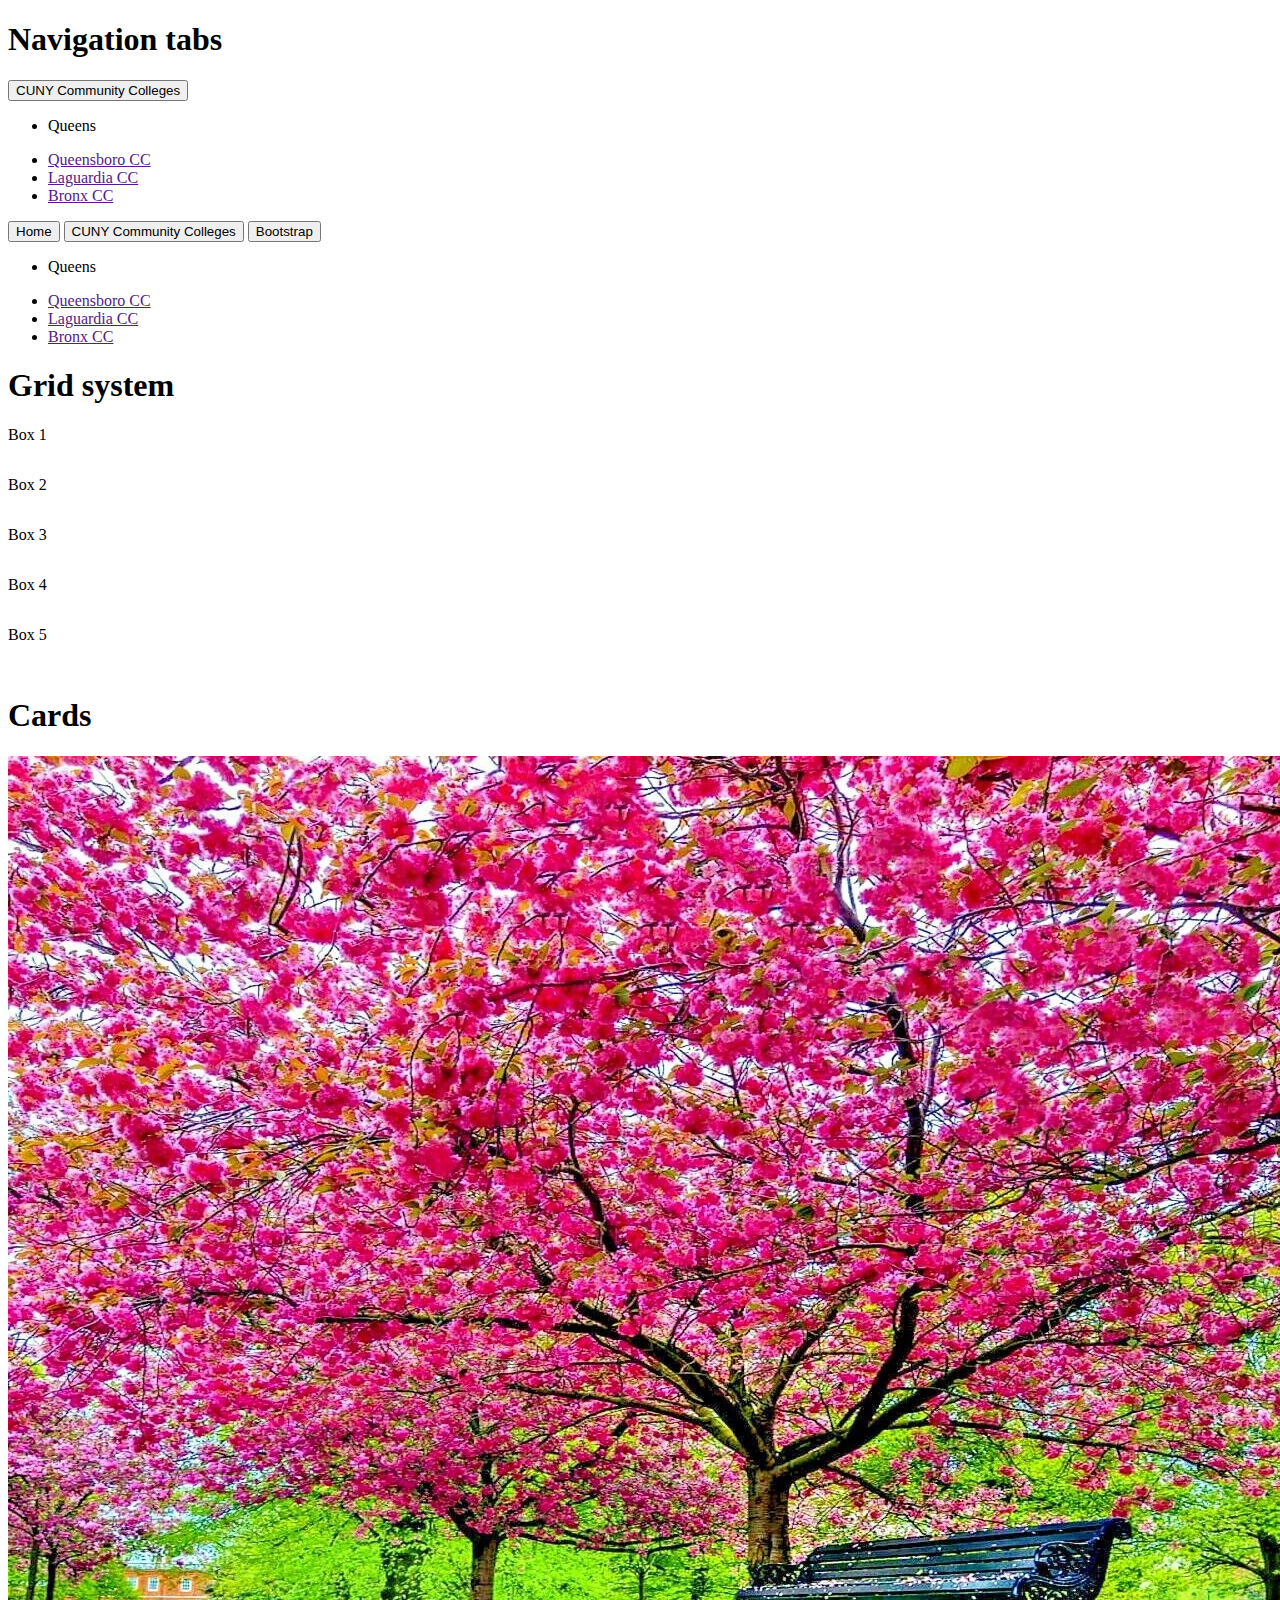
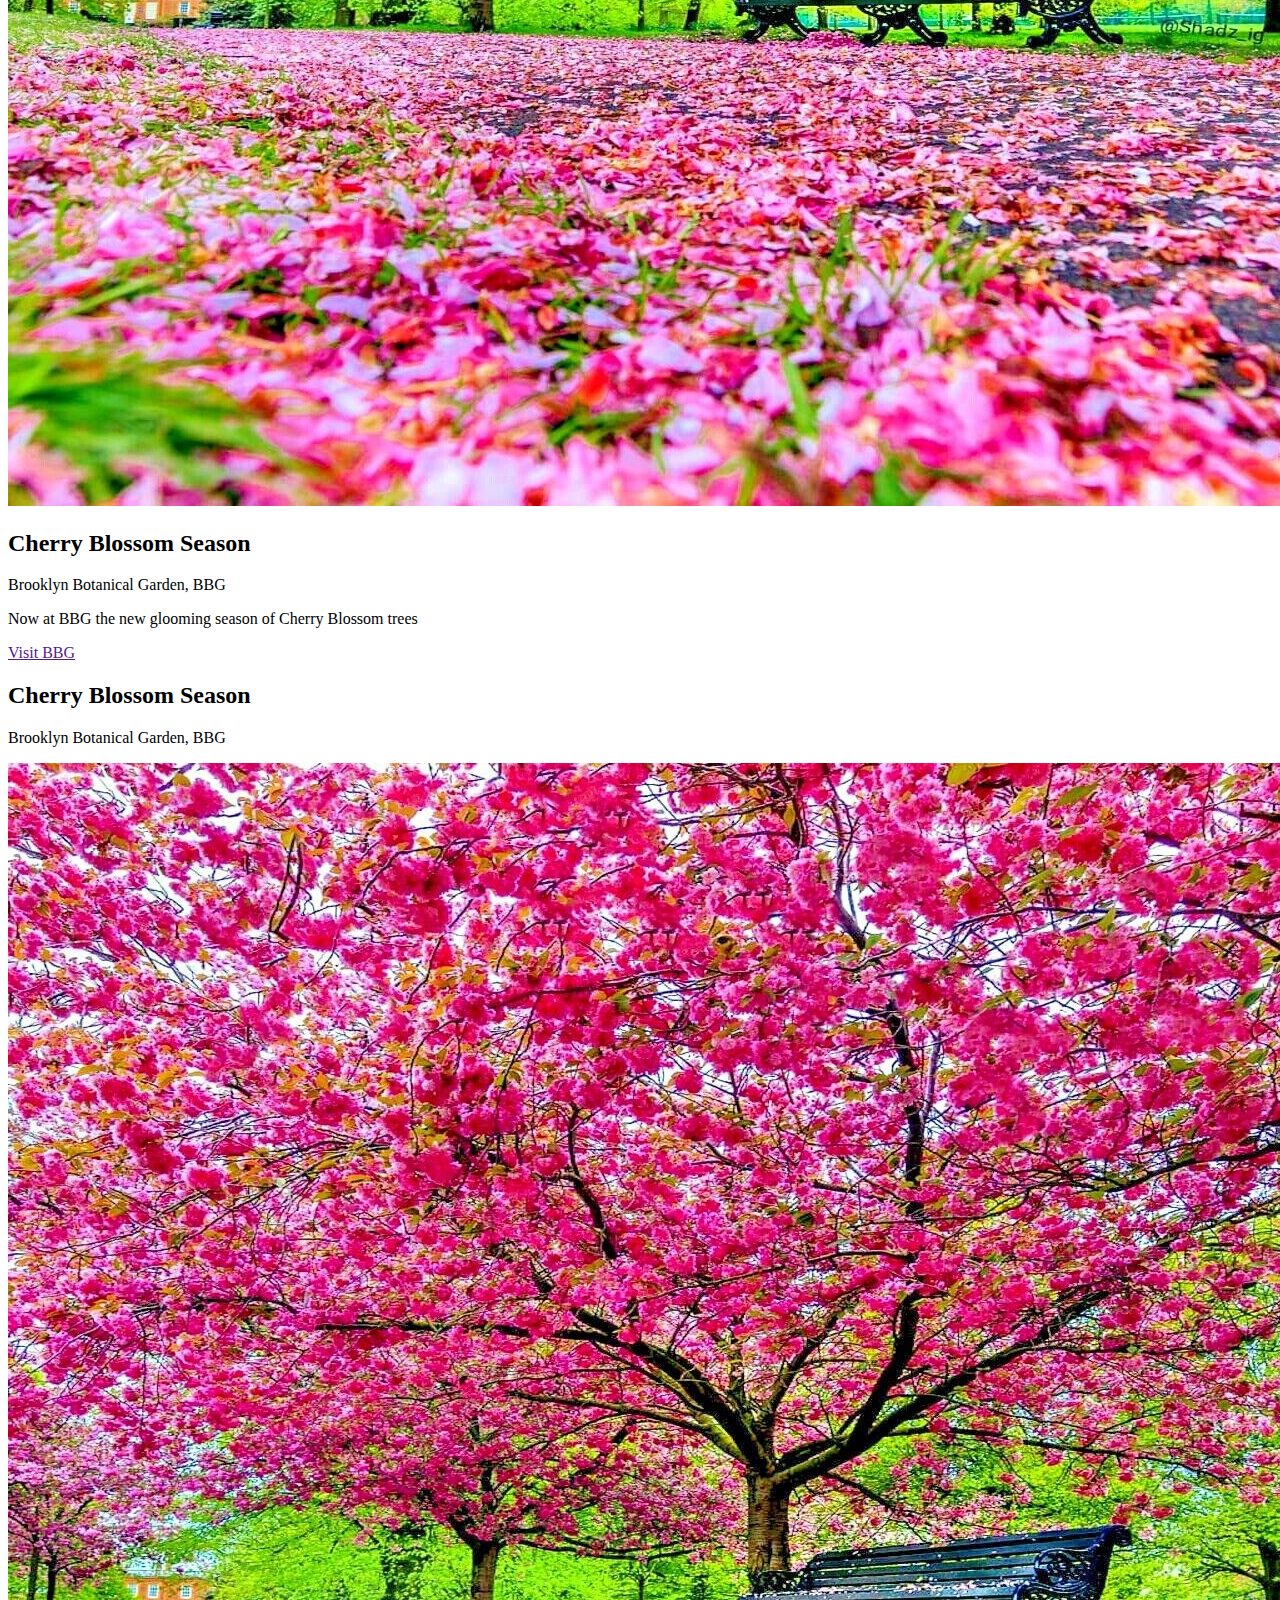
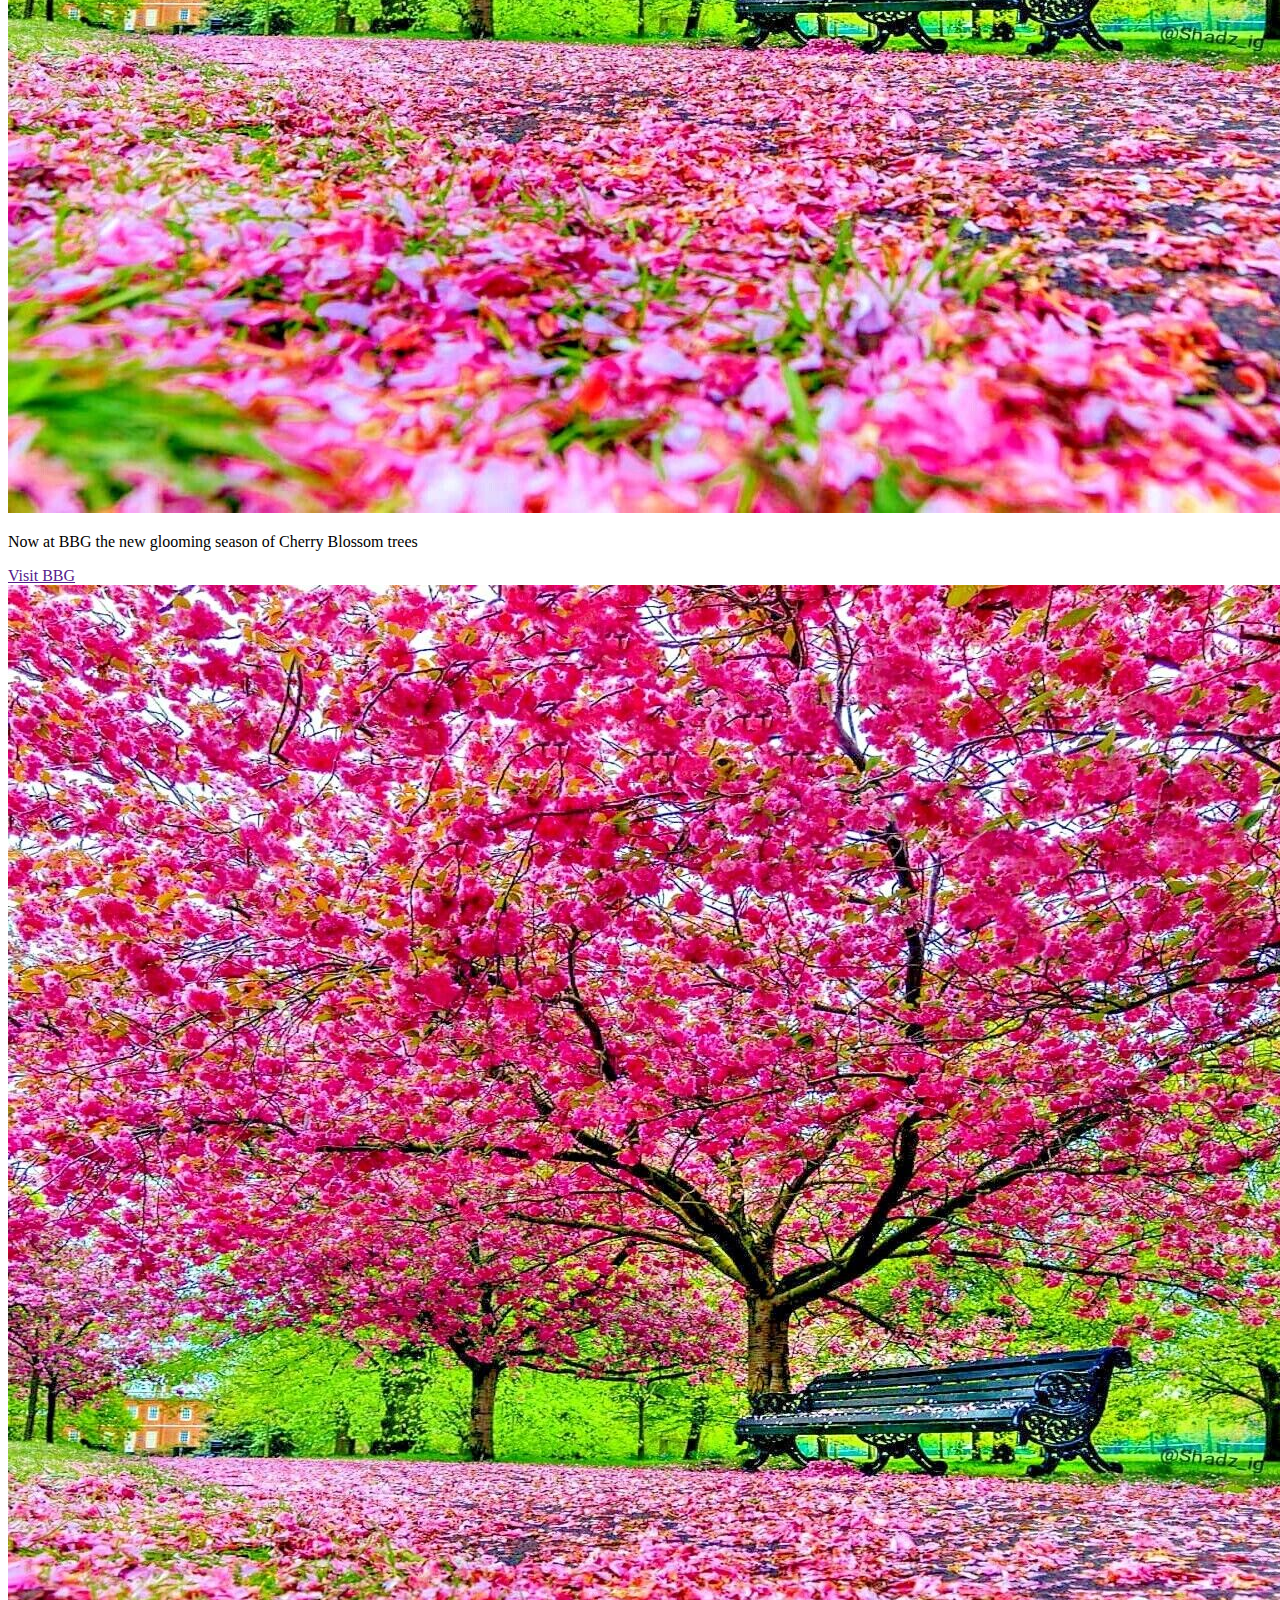
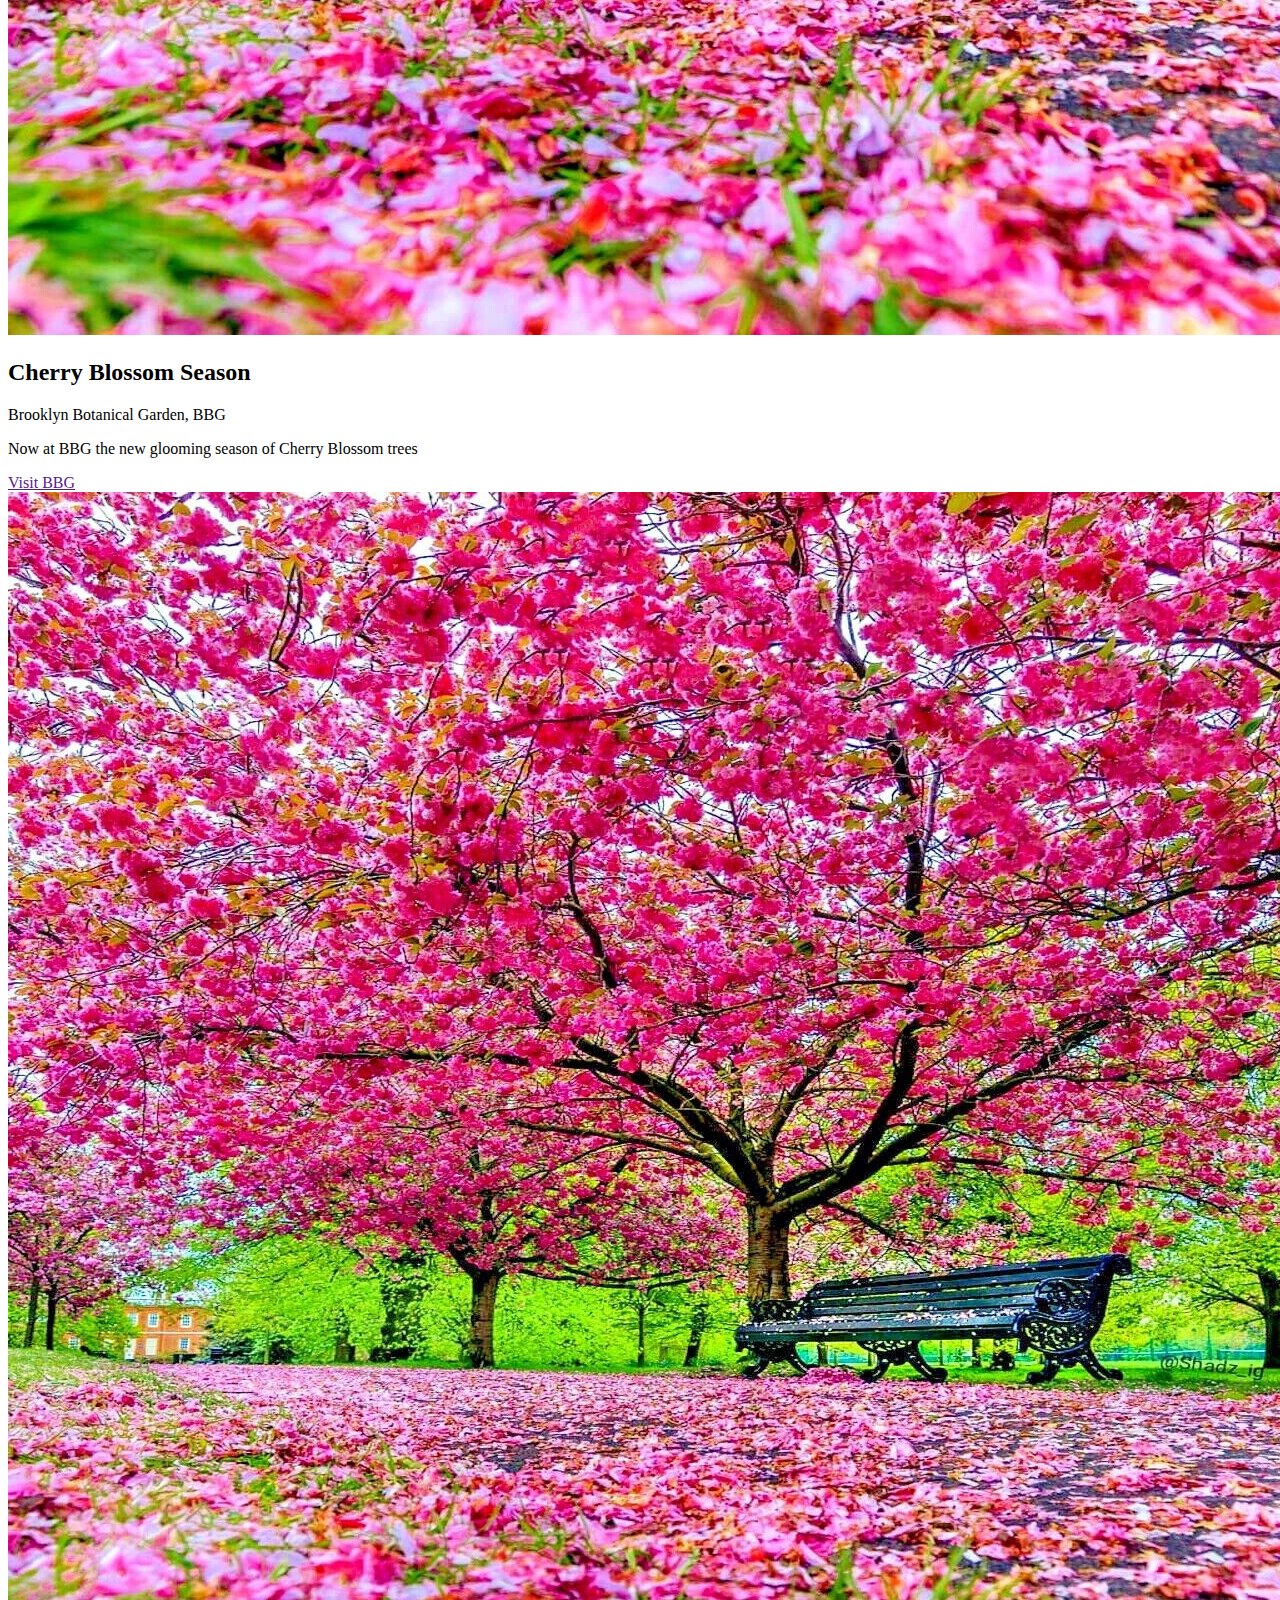
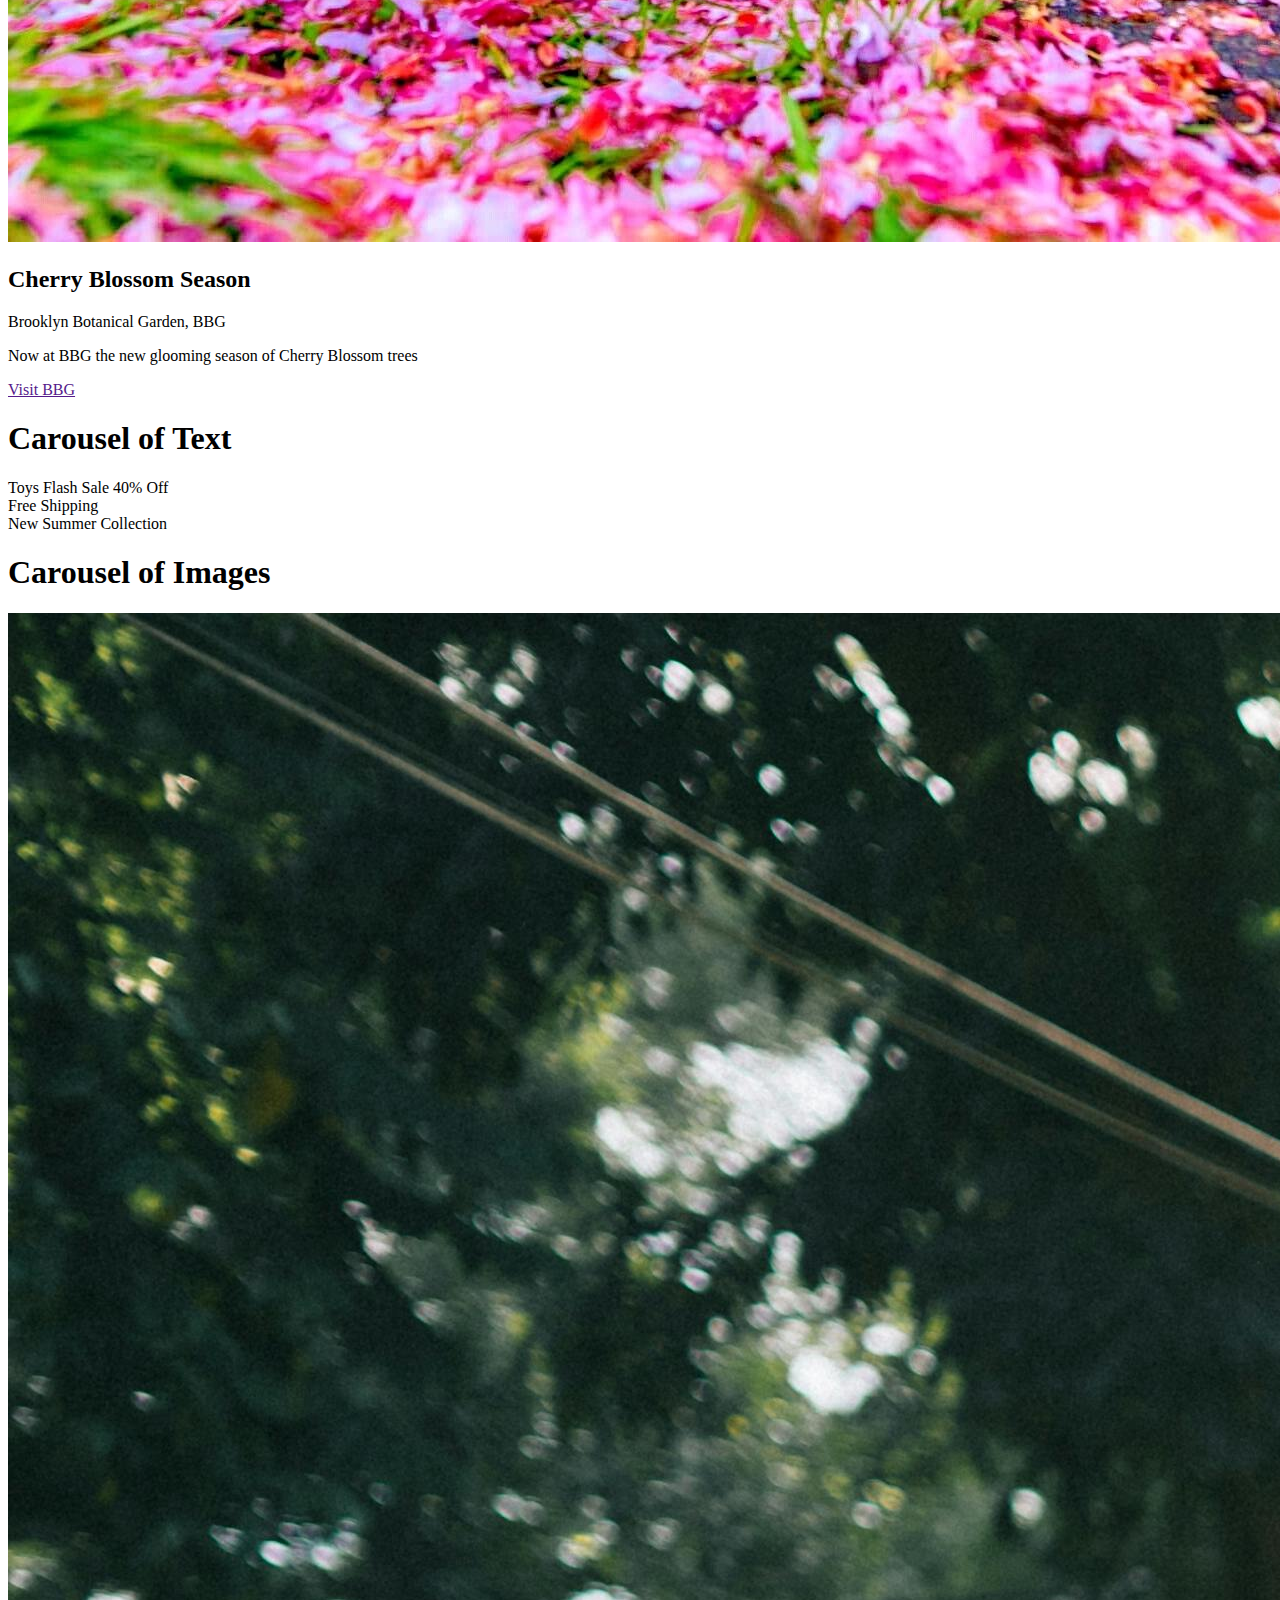
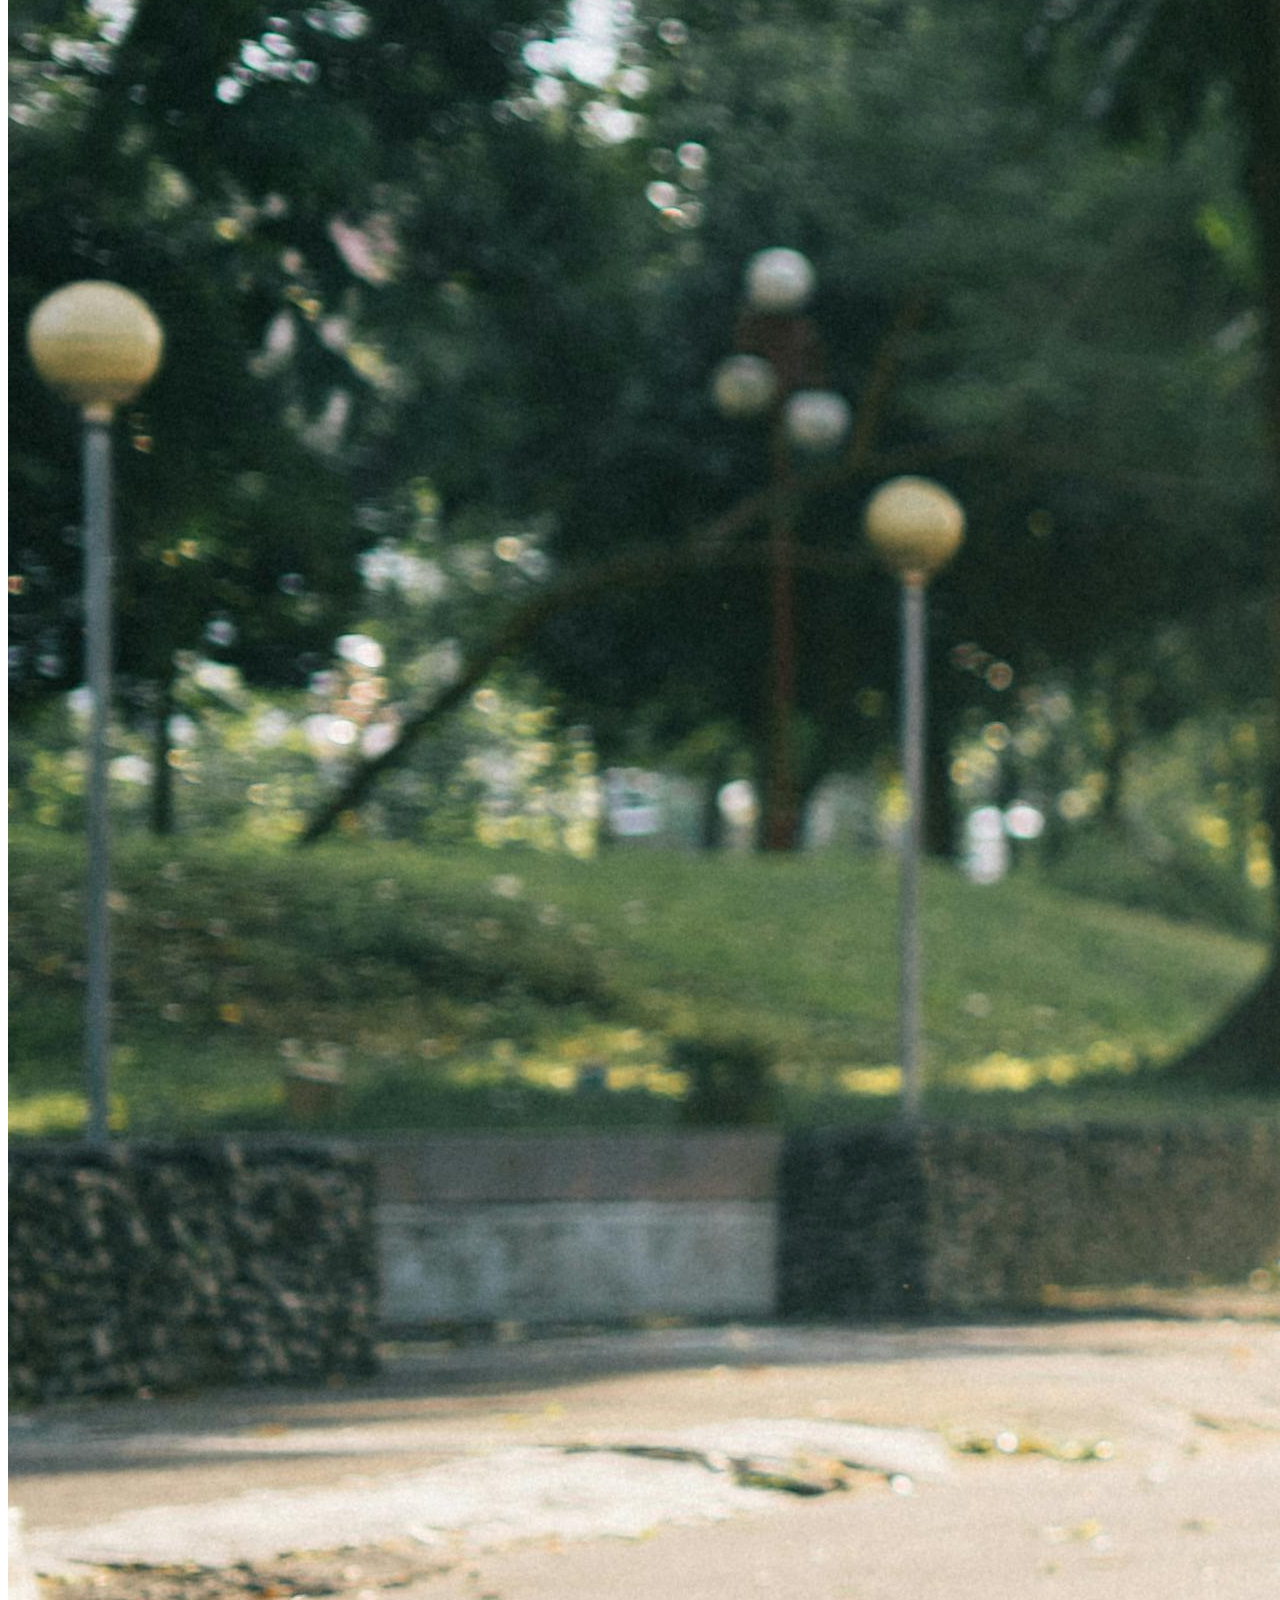
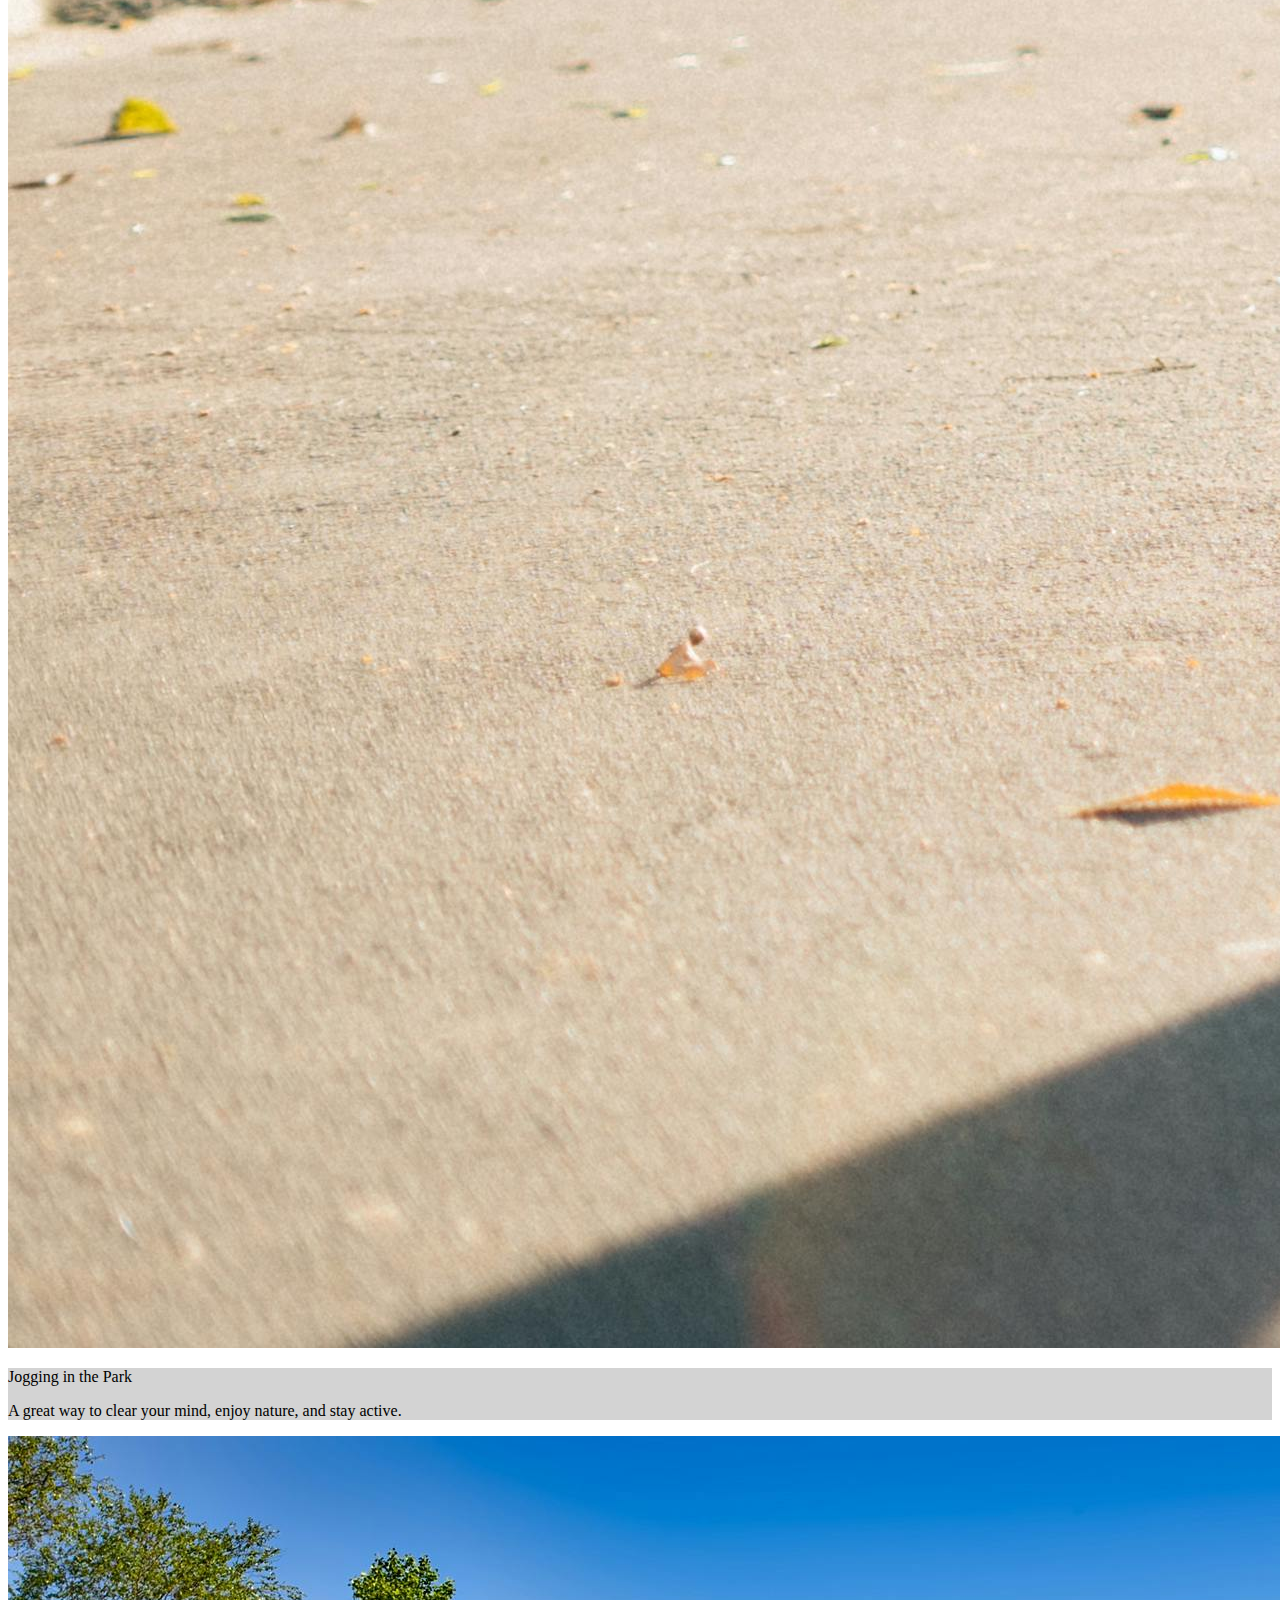
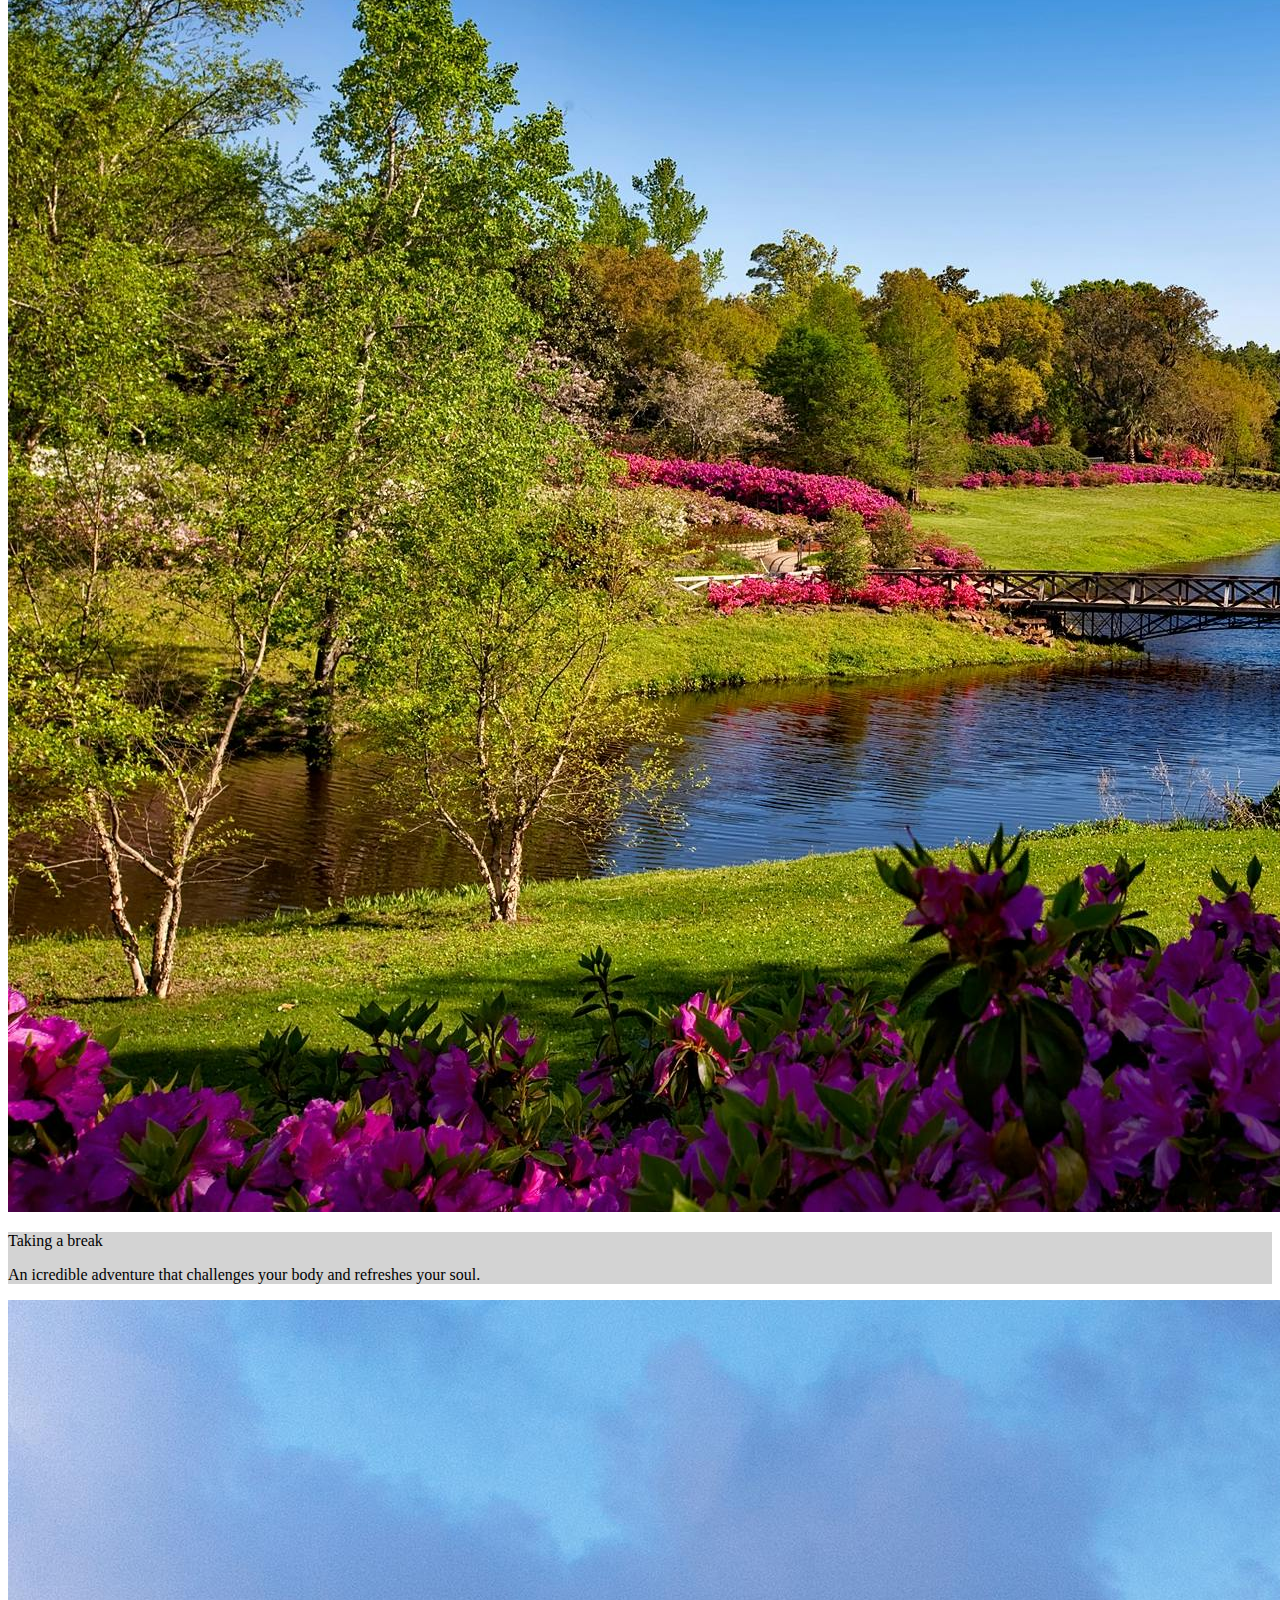
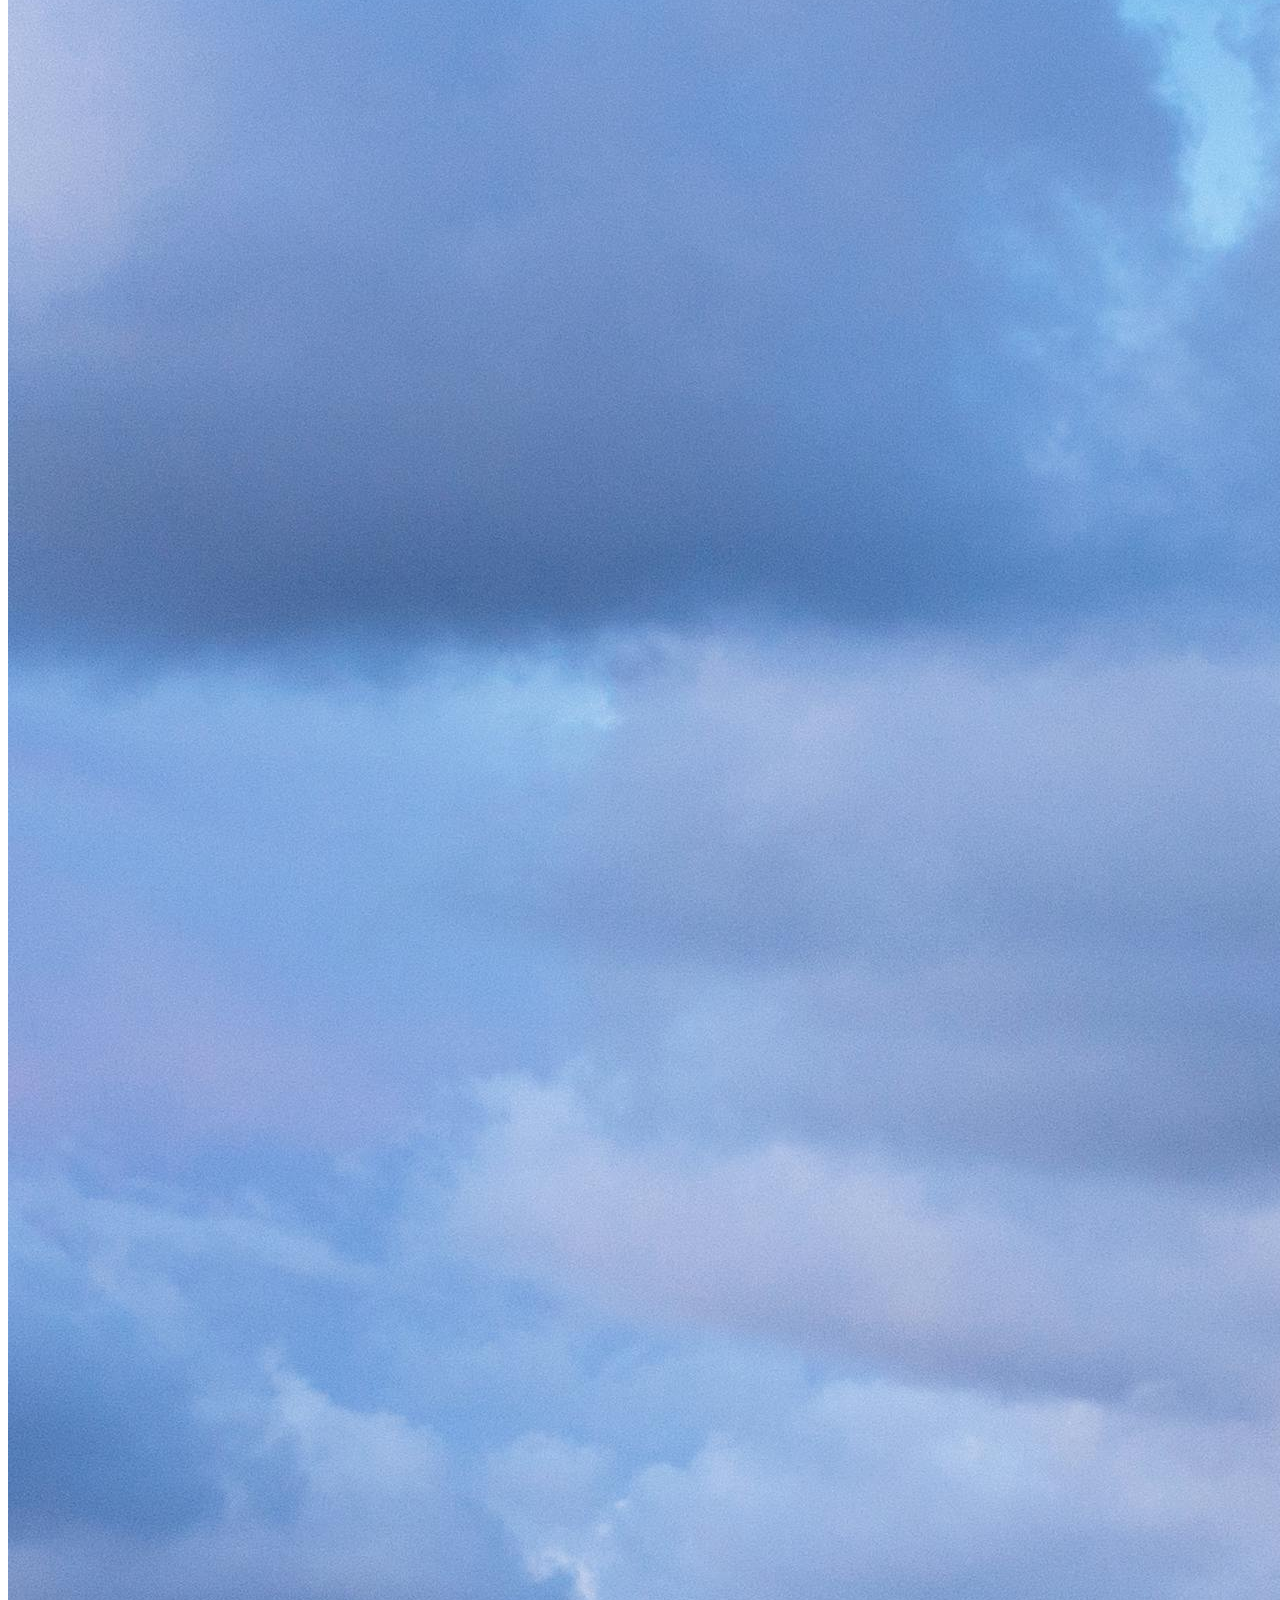
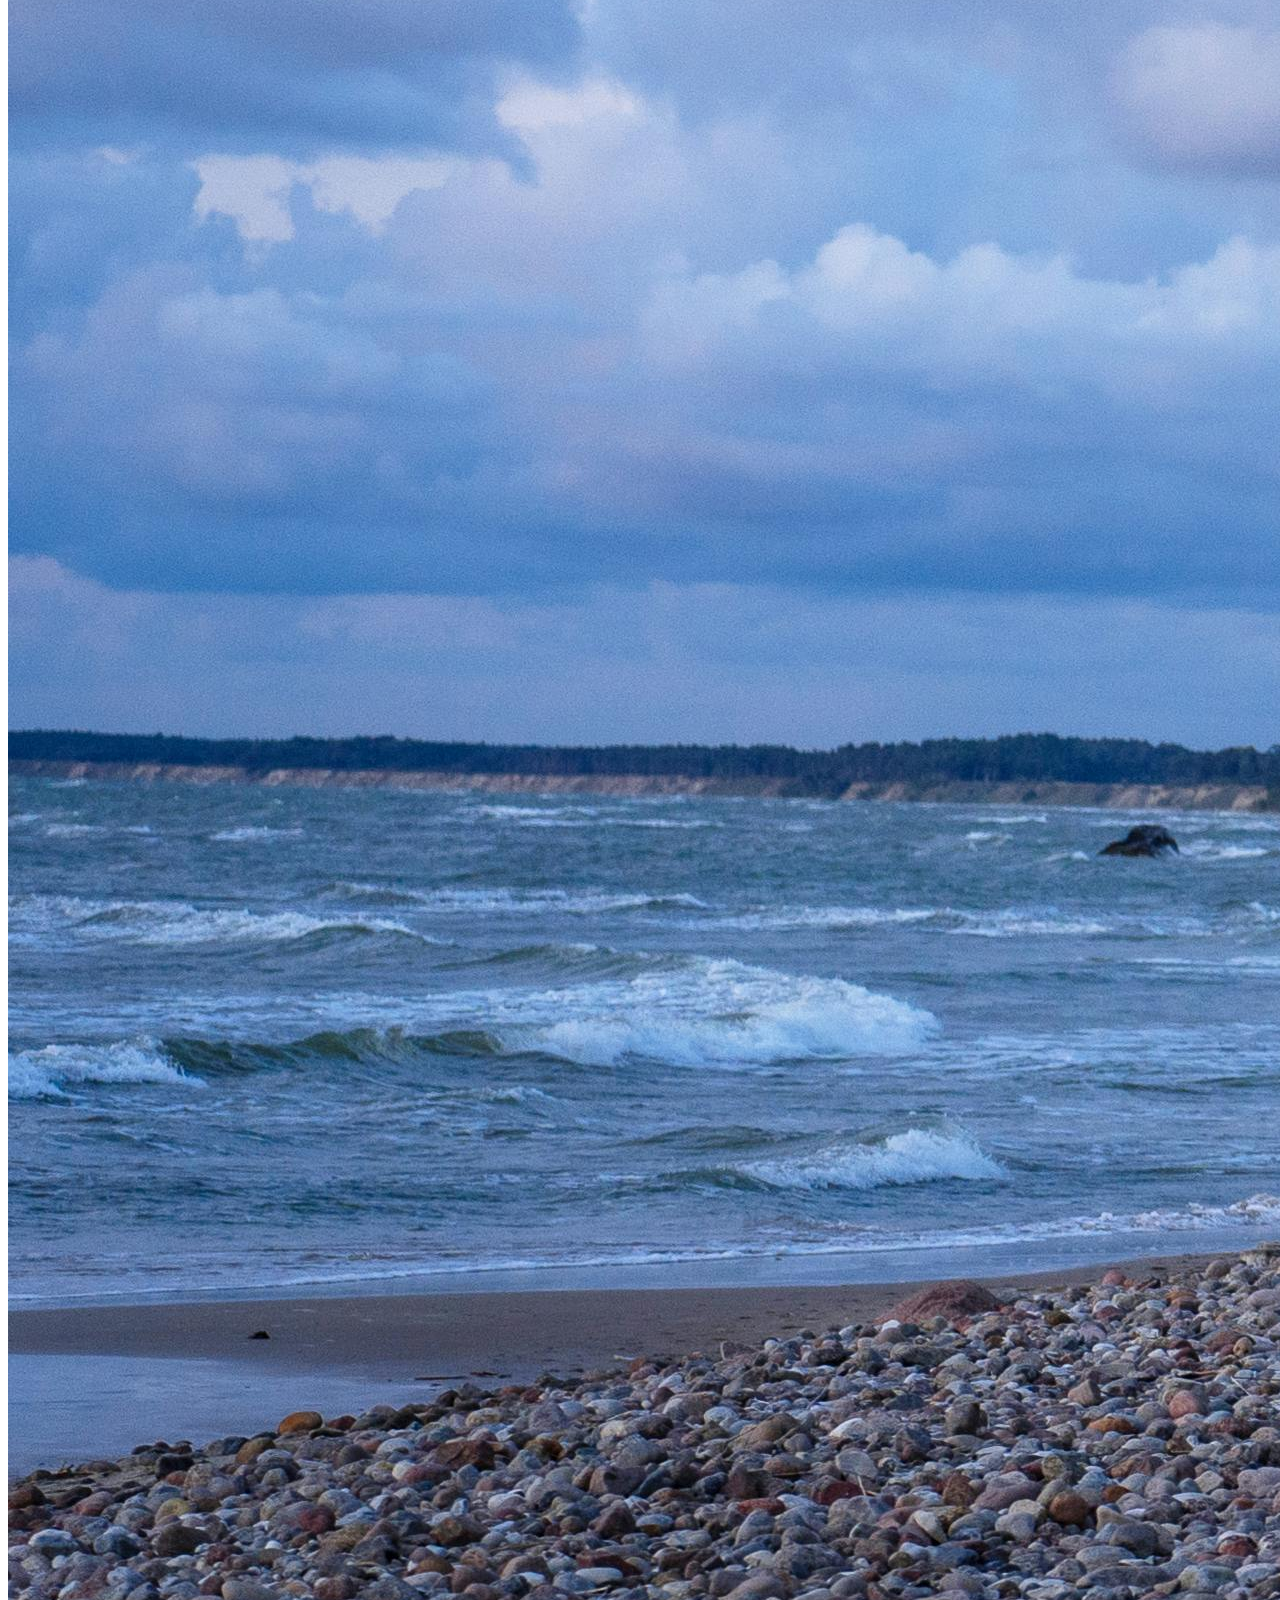
<file: lab7/lab7.html>
<!doctype html>
<html lang="en">
  <head>
    <meta charset="utf-8">
    <meta name="viewport" content="width=device-width, initial-scale=1">
    <title>Lab 7, Bootstrap</title>
    <link href="https://cdn.jsdelivr.net/npm/bootstrap@5.3.5/dist/css/bootstrap.min.css" rel="stylesheet" integrity="sha384-SgOJa3DmI69IUzQ2PVdRZhwQ+dy64/BUtbMJw1MZ8t5HZApcHrRKUc4W0kG879m7" crossorigin="anonymous">
  </head>
  <body>
    <h1>Navigation tabs</h1>
    <section class="dropdown dropend">
        <button type="button" class="dropdown-toggle btn btn-secondary" data-bs-toggle="dropdown">CUNY Community Colleges</button>
        <ul class="dropdown-menu">
            <li><p class="dropdown-header bg-secondary text-light">Queens</p></li>
            <li><a href="" class="dropdown-item">Queensboro CC</a></li>
            <li><a href="" class="dropdown-item">Laguardia CC</a></li>
            <li><a href="" class="dropdown-item">Bronx CC</a></li>
        </ul>
    </section>

    <section class="btn-group mt-5">
        <button class="btn btn-danger">Home</button>
        <button class="btn btn-danger dropdown-toggle" data-bs-toggle="dropdown">CUNY Community Colleges</button>
        <button class="btn btn-danger">Bootstrap</button>
        <!--dropdown menu-->
        <ul class="dropdown-menu">
            <li><p class="dropdown-header bg-danger text-light">Queens</p></li>
            <li><a href="" class="dropdown-item">Queensboro CC</a></li>
            <li><a href="" class="dropdown-item">Laguardia CC</a></li>
            <li><a href="" class="dropdown-item">Bronx CC</a></li>
        </ul>
    </section>

    <h1>Grid system</h1>
    <section class="container mt-5">
        <div class="row">
            <div class="col-sm-6 col-md-4 col-lg-3 bg-warning border border-dark" style="height: 50px">Box 1</div>
            <div class="col-sm-6 col-md-4 col-lg-2 bg-warning border border-dark" style="height: 50px">Box 2</div>
            <div class="col-sm-12 col-md-4 col-lg-5 bg-warning border border-dark" style="height: 50px">Box 3</div>
            <div class="col-sm-7 col-md-9 col-lg-2 bg-warning border border-dark" style="height: 50px">Box 4</div>
            <div class="col-sm-2 col-md-2 col-lg-9 bg-warning border border-dark" style="height: 50px">Box 5</div>
        </div>
    </section>

    <h1>Cards</h1>
    <main class="mt-5"
        <section class="row justify-content-center">
            <!-- Card 1 -->
            <div class="card col-lg-2 col-md-5 col-sm-10 m-3">
                <div class="card-body">
                    <img src="images/img1.jpg" class="card-img">
                    <h2 class="card-title text-danger">Cherry Blossom Season</h2>
                    <p class="card-subtitle text-secondary">Brooklyn Botanical Garden, BBG</p>
                    <p class="card-text">Now at BBG the new glooming season of Cherry Blossom trees</p>
                    <a href="" class="card-link">Visit BBG</a>
                </div>
            </div>

            <!-- Card 2 -->
             <div class="card col-lg-2 m-3 col-md-5 col-sm-10 bg-dark">
                <header class="card-header">
                    <h2 class="card-title text-danger">Cherry Blossom Season</h2>
                    <p class="card-subtitle text-light">Brooklyn Botanical Garden, BBG</p>
                </header>
                <main class="card-body">
                    <img src="images/img1.jpg" class="card-img">
                    <p class="card-text text-light">Now at BBG the new glooming season of Cherry Blossom trees</p>              
                </main>
                <footer class="card-footer bg-danger">
                    <a href="" class="card-link text-light">Visit BBG</a>                   
                </footer>
             </div>

            <!-- Card 3 -->
             <div class="card col-lg-2 m-3 col-md-5 col-sm-10">
                <img src="images/img1.jpg" class="card-img">
                <main class="card-body">
                    <h2 class="card-title text-danger">Cherry Blossom Season</h2>
                    <p class="card-subtitle text-secondary">Brooklyn Botanical Garden, BBG</p>
                    <p class="card-text text-secondary">Now at BBG the new glooming season of Cherry Blossom trees</p>
                </main>
                <footer class="card-footer">
                    <a href="" class="card-link text-secondary">Visit BBG</a>
                </footer>
             </div>

             <!-- Card 4 -->
            <div class="card col-lg-2 col-md-5 col-sm-10 m-3">
                <img src="images/img1.jpg" class="card-img">
                <main class="card-body">
                    <h2 class="card-title text-danger">Cherry Blossom Season</h2>
                    <p class="card-subtitle text-secondary">Brooklyn Botanical Garden, BBG</p>
                    <p class="card-text text-secondary">Now at BBG the new glooming season of Cherry Blossom trees</p>
                </main>
                <footer class="card-footer">
                    <a href="" class="card-link text-secondary">Visit BBG</a>
                </footer>
            </div>
        </section>
    </main>









    <h1 class="mt-5">Carousel of Text</h1>
    <section class="carousel" data-bs-ride="carousel">
        <div class="carousel-inner bg-warning text-center p-2 display-5">
            <div class="carousel-item active">Toys Flash Sale <span class="display-3 text-danger fw-bold">40%</span> Off</div>
            <div class="carousel-item"><span class="display-3 text-danger fw-bold">Free</span> Shipping</div>
            <div class="carousel-item"><span class="display-3 text-danger fw-bold">New</span> Summer Collection</div>             
        </div>
    </section>

    <h1 class="mt-5">Carousel of Images</h1>
    <section class="carousel slide carousel-fade w-50 mx-auto" data-bs-ride="carousel" data-bs-interval="3000" id="imgcarousel">
        <div class="carousel-inner">
            <div class="carousel-item active"> <img src="images/park1.jpg" class="d-block w-100">
                <div class="carousel-caption rounded" style="background-color: rgba(200, 200, 200, 0.8);">
                   <p class="h3 text-primary">Jogging in the Park</p>
                   <p>A great way to clear your mind, enjoy nature, and stay active.</p>
                </div>
            </div>
            <div class="carousel-item"> <img src="images/park2.jpg" class="d-block w-100">
                <div class="carousel-caption rounded" style="background-color: rgba(200, 200, 200, 0.8);">
                    <p class="h3 text-primary">Taking a break</p>
                    <p>An icredible adventure that challenges your body and refreshes your soul.</p>
                </div>
            </div>
            <div class="carousel-item"> <img src="images/park3.jpg" class="d-block w-100"> 
                <div class="carousel-caption rounded" style="background-color: rgba(200, 200, 200, 0.8);">
                    <p class="h3 text-primary">Enjoy nature with friends</p>
                    <p>A great way to clear your mind, enjoy nature, and stay active.</p>
                </div>
            </div>
        </div>
        <!-- next and previous Control -->
        <button class="carousel-control-prev" type="button" data-bs-target="#imgcarousel" data-bs-slide="prev">
             <span class="carousel-control-prev-icon"></span>
        </button>
        <button class="carousel-control-next" type="button" data-bs-target="#imgcarousel" data-bs-slide="next">
             <span class="carousel-control-next-icon"></span>
        </button>
        <!-- indicators -->
        <div class="carousel-indicators">
            <button type="button" class="active" data-bs-target="#imgcarousel" data-bs-slide-to="0"></button>
            <button type="button" data-bs-target="#imgcarousel" data-bs-slide-to="1"></button>
            <button type="button" data-bs-target="#imgcarousel" data-bs-slide-to="2"></button>
        </div>
    </section>

    <h1>Navigation tabs</h1>
    <nav class="nav nav-tabs bg-light justify-content-end">
        <a href="" class="nav-link">Home</a>
        <a href="" class="nav-link">Service</a>
        <a href="" class="nav-link active">Mission</a>
        <a href="" class="nav-link">Staff</a>
        <a href="" class="nav-link">Contact</a>
    </nav>

    <h1>Navigation with collapsible</h1>
    <nav class="navbar navbar-dark navbar-expand bg-dark fixed-top p-3">
            <a href="" class="navbar-brand">
                <img src="images/img1.jpg" class="rounded-circle" style="width: 100px; height: 100px;">
            </a>
            <h1 class="text-light text-center w-100">Find your way home</h1>
        <!--menu-->
         <button class="navbar-toggler" type="button" data-bs-toggle="collapse" data-bs-target="#collapsemenu">
            <span>Menu</span>
            <span class="navbar-toggler-icon"></span>
         </button>
        <!--dropdown menu -->
         <section class="collapse navbar-collapse" id="collapsemenu">
            <nav class="navbar-nav ms-auto">
                <a href="" class="nav-link nav-item">Home</a>
                <a href="" class="nav-link nav-item">Service</a>                
                <a href="" class="nav-link nav-item">Staff</a>
            </nav>
         </section>
         </nav>
            
            <h1 id="userform">Forms</h1>
            <form action="thankyou.html" class="w-50 bg-light mx-auto p-3 border border-success">
                <legend class="text-center text-success fw-bold">User Registraion</legend>
                <div>
                    <label for="useremail" class="form-label">Email Address:</label>
                    <input type="text" id="useremail" class="form-control" placeholder="template@host.com..." required>
                </div>
                <div class="mt-3">
                    <label for="userpassword">Enter a Password</label>
                    <input type="password" name="password" id="userpassword" class="form-control" required>
                </div>
                <div class="form-text">
                    <p>Password must have between 8-20 characters</p>                    
                </div>

                <div class="mt-3 form-check">
                    <label for="agreementcheck" class="form-label">Check the box if you agree with the conditions</label>
                    <input class="form-check-input" type="checkbox" name="useragreement" id="agreementcheck">
                </div>

                <div class="mt-3">
                    <label for="aboutus">Where did you heard about us?</label>
                    <div class="form-check" id="aboutus">
                        <label class="form-check-label" for="news"">News</label>
                        <input class="form-check-input" type="checkbox" name="aboutusfeedback" id="news">
                    </div>
                    <div class="form-check">
                        <label class="form-check-label" for="qccwebsite">QCC Website</label>
                        <input class="form-check-input" type="checkbox" name="aboutusfeedback" id="qccwebsite">
                    </div>
                    <div class="form-check">
                        <label class="form-check-label" for="google">Google Search</label>
                        <input class="form-check-input" type="checkbox" name="aboutusfeedback" id="google">
                    </div>                    
                </div>

                <section class="mt-3">
                    <label for="agerange">Select your age group:</label>
                    <div id="agerange">
                        <div class="form-check">
                            <label class="form-check-label" for="age18_25">18-25 years old</label>
                            <input class="form-check-input" type="radio" id="age18_25" name="agegroup">
                        </div>
                        <div class="form-check">
                            <label class="form-check-label" for="age26_35">26-35 years old</label>
                            <input class="form-check-input" type="radio" id="age26_35" name="agegroup">
                        </div>
                        <div class="form-check">
                            <label class="form-check-label" for="age36plus">36+ years old</label>
                            <input class="form-check-input" type="radio" id="age36plus" name="agegroup">
                        </div>
                    </div>            
                </section>

                <section class="mt-3">
                    <div>
                        <label for="appointment">When do you want to meet?</label>
                        <input class="form-control" type="date" name="userappointment" id="appointment">
                    </div>
                    <div>
                        <label for="uploadfile">Upload files</label>
                        <input class="form-control" type="file" name="userfile" id="uploadfile">
                    </div>
                </section>

                <section class="mt-3">
                    <label for="state">Select your State:</label>
                    <select class="form-control" name="userstate" id="state">
                        <option value="" selected>...</option>
                        <option value="NY">New York</option>
                        <option value="NJ">New Jersey</option>
                        <option value="MA">Massachusetts</option>
                    </select>
                </section>

                <section class="mt-3">
                    <label for="comments">Comments</label>
                    <textarea class="form-control" name="usercomments" id="comments" rows="5" placeholder="Max 2000 characters"></textarea>
                </section>

                <section class="mt-3">
                    <button class="btn btn-danger" type="submit">Submit form</button>
                </section>
            </form> 

            <h1>Exercise</h1>
            <p>Go to get bootstrap.com, click on 'docs' (top-left menu), pick to create an 'Accordion' or a 'Modal'</p>

        <script src="https://cdn.jsdelivr.net/npm/bootstrap@5.3.5/dist/js/bootstrap.bundle.min.js"       integrity="sha384-k6d4wzSIapyDyv1kpU366/PK5hCdSbCRGRCMv+eplOQJWyd1fbcAu9OCUj5zNLiq" crossorigin="anonymous"></script>
  </body>
</html>
</file>
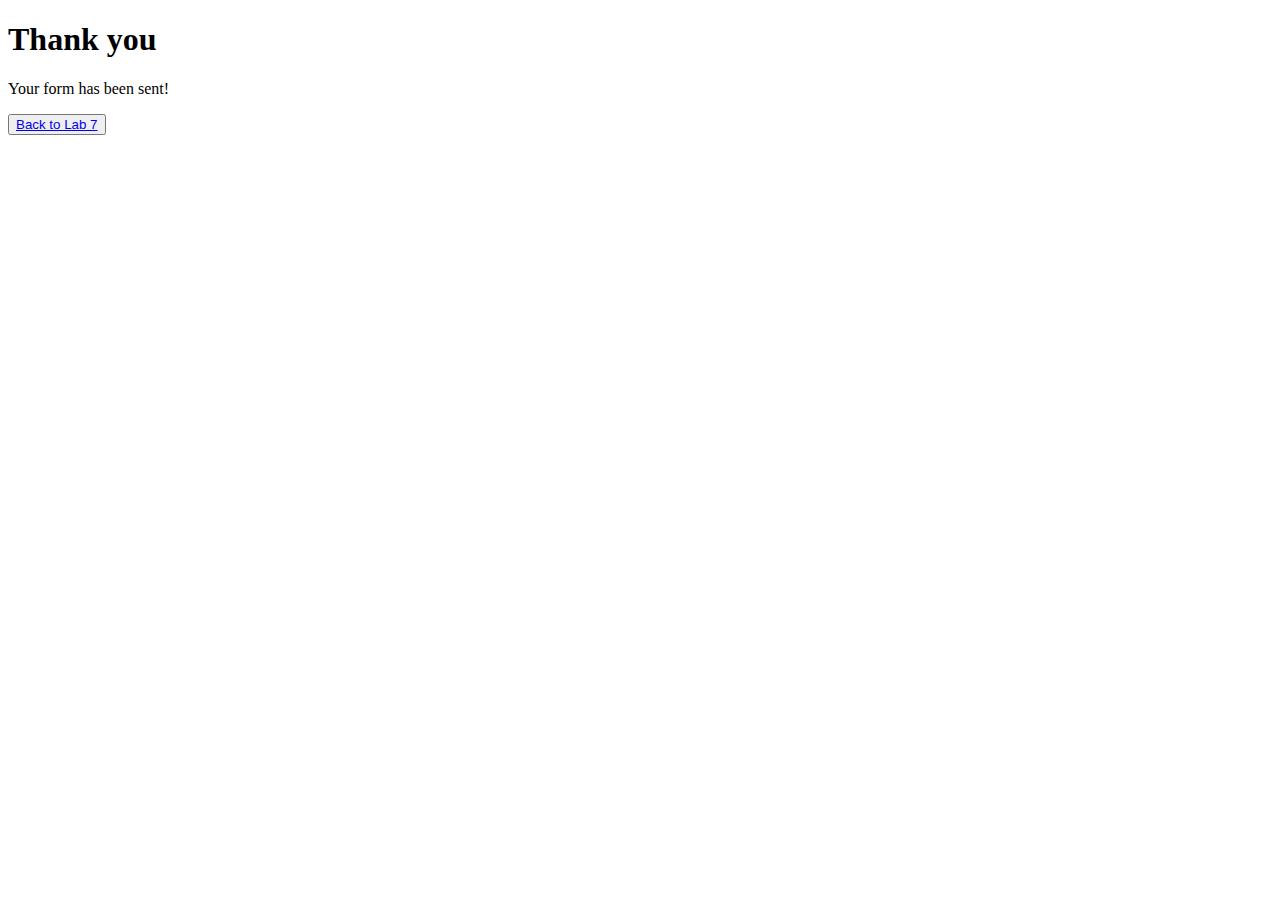
<file: lab7/thankyou.html>
<!DOCTYPE html>
<html lang="en">
<head>
    <meta charset="UTF-8">
    <meta name="viewport" content="width=device-width, initial-scale=1.0">
    <title>Thank You</title>
</head>
<body>
    <h1>Thank you</h1>
    <p>Your form has been sent!</p>
    <button><a href="lab7.html#userform">Back to Lab 7</a></button>
</body>
</html>
</file>
<file: lab4/style.css>
.shadow1{text-shadow: 10px 0px 3px red;}
.shadow2{text-shadow: -10px 0px 2px red;}
.shadow3{text-shadow: 0px 10px 2px red;}
.shadow4{text-shadow: 0px -10px 2px red;}
.shadow5{text-shadow: -10px -10px 4px red;}
.shadow6{text-shadow: -2px 2px 4px red;}
.shadowbox1, .shadowbox2, .shadowbox3, .shadowbox4, .shadowbox5{
    width: 100px;
    height: 100px;
    background-color: aqua;
    margin: 20px;
}
.shadowbox1{box-shadow: 0px 5px 3px red;}
.shadowbox2{box-shadow: 5px 5px 3px red;}
.shadowbox3{box-shadow: 2px 2px 4px red;}
.shadowbox4{box-shadow: 2px 2px 4px red inset;}
.shadowbox5{box-shadow: 0px 0px 5px 10px olive;}
.radiusbox1, .radiusbox2, .radiusbox3, .radiusbox4, .radiusbox5{
    width: 150px;
    height: 150px;
    background-color: chartreuse;
    margin: 30px;
    padding: 20px;
}
.radiusbox1{border-radius: 20px;}
.radiusbox2{border-radius: 100px / 50px;}
.radiusbox3{border-radius: 30px 10px 50px 20px;}
.radiusbox4{border-radius: 10px 50px;}
.radiusbox5{border-radius: 50%;}
.blossimging{
    width: 200px;
    margin: 20px;
}
.blossom1{border-radius: 50px;}
.blossom2{border-radius: 50%;}
.blossom3{border-radius: 15px; border: solid hotpink 5px; padding: 20px;}
.blossom4{box-shadow: 0px 0px 5px 3px gray;}

img{width: 100%}
figure img{width: 200px;}
figcaption{margin-bottom: 50px;}
.blur1{filter: blur(1px);}
.blur2{filter: blur(5px);}
.blur3{filter: blur(10px);}

/* static and liquid layouts*/
.maincontainer{
    border: solid gray 1px; 
    width:80%; /*800px for Static*/
    margin: auto;
    display: flex;
    flex-wrap: wrap;
}
.leftcolumn{
    background-color: aliceblue;
    width: 70%; /*500px for Static*/
    height: 400px;
}
.section, .article{
    border: darkblue 1px solid;
    height: 200px;
}
.rightcolumn{
    max-width: 29%; /*298px for Static*/
    height: 400px;
    border: solid red 1px;
}
.images{
    width: 100%; /*800px for Static Layout*/
    border: solid green 1px;
} 
/* Cards */
.cardcontainer{
    width: 800px;
    margin: auto;
    background-color: aliceblue;
    padding: 20px;
    display: flex;
    flex-wrap: wrap;
    justify-content: space-around;
}
.card{
    width: 32%;
    border-radius: 10px;
    border: solid 2px lightgrey;
    overflow: hidden;
    background-color: white;
}
.linkcard{
    text-align: center;
    display: block;
    color: darkblue;
    text-decoration: none;
    padding: 1em;
}
.card:hover{
    box-shadow: 0px 0px 5px 1px grey;
    border: none;
}
.card:hover .linkcard{
color: crimson;
}
.card2{
    width: 30%;
    border-radius: 10px;
    overflow: hidden;
    margin: 2%;
    box-shadow: 1px 1px 3px gray;
}
.cardtitle{
    text-align: center;
    color: crimson;
}
.cardinfo{
    padding: 1rem;
}
.linkcard2{
    background-color: darkblue;
    display: block;
    color: whitesmoke;
    text-align: center;
    padding: 1rem;
    text-decoration: none;
}
.card:hover{
    box-shadow: 0px 0px 3px 1px gray;
    border: dashed 2px gray;
}
.card2:hover .linkcard2{
    background-color: crimson;
    text-decoration: underline;
}
/*navigation tabs*/
.navbar{
    background-color: purple;
    width: 300px
}
.navbar li{
    list-style-type: none;
}
.navbar li a{
    background-color: purple;
    color: white;
    display: block;
    padding: 20px;
    text-align: center;
}
.navbar li a:hover{
    background-color: lightcyan;
    color: purple;
    text-decoration: underline;
    font-weight: 900;
    border: 1px solid purple;
}
html{scroll-behavior: smooth;}
*{box-sizing: border-box;}

.navbarhorizontal a{
    background-color: orangered;
    }
.navbarhorizontal a{
    color: whitesmoke;
    text-decoration: none;
    display: inline-block;
    width: 24.5%;
    text-align: center;
    padding: 20px;
}
.navbarhorizontal a:hover{
    background-color: black;
    font-weight: bolder;
    text-decoration: underline;
    
}
/* colors */
.rgbcontainer{
    border: solid gray 1px;
    display: flex;
    justify-content: space-around;
    width: 500px;
    padding: 20px;
}

.rgbcontainer div{
    border: solid green 1px;
    width: 100px;
    height: 50px;
}

.rgbcontainer div:nth-child(1){background-color: rgb(26, 85, 21);}
.rgbcontainer div:nth-child(2){background-color: rgb(255, 0, 0);}
.rgbcontainer div:nth-child(3){background-color: rgb(98, 0, 255);}
.rgbcontainer div:nth-child(1){background-color: #D2641E;}
.rgbcontainer div:nth-child(2){background-color: #FF00FF;}
.rgbcontainer div:nth-child(3){background-color: #8ba1be;}

.imgcontainer{
    width: 50%;
    box-shadow: 2px 2px 5px rgb(209, 190, 190);
    border-radius: 10px;
    overflow: hidden;
    position: relative;
    top: 20px;    
    left: 100px;    
}
    .imgtitle{
        background-color: rgba(189, 166, 166, 1);
        position: absolute;
        top:90px;
        bottom:90px;
        left: 20px;
        right: 20px;
        text-align: center;
        font-size: 1.5em;
    }

    .fixedtabs{
        position: fixed;
        top: 0px;
        width: 100px;
    }

    /*Background Images*/
    .imgbackground1{
        display: flex;
        justify-content: space-around;
        margin-top: 50px;
    }

    .imgbackground div{
        width: 30px;
        height: 200px;
        border: solid gray 1px;
    }

    .imgbackground div:nth-child(1){
        background-image: linear-gradient(red, darkblue);
    }
    .imgbackground div:nth-child(2){
        background-image: linear-gradient(to left, red, darkblue);
    }
    .imgbackground div:nth-child(3){
        background-image: linear-gradient(to bottom left, red, darkblue);
    }
    .imgbackground2 div:nth-child(1){
        background-image: linear-gradient(to top right, red, darkblue, yellow);
    }
    .imgbackground2 div:nth-child(2){
        background-image: linear-gradient(red, darkblue, yellow, purple);
    }
    .imgbackground2 div:nth-child(3){
        background-image: linear-gradient(red 20%, darkblue 10%, yellow 30%, purple 80%);
    }
    /* hero image */
    .heroimagecontainer{
        width: 800%;
        height: 500px;
        margin: auto;
        border: solid gray 1px;
        background-image:linear-gradient(to top ,rgba(255, 0, 0, 0.5) rgba(0, 0, 210, 0.3)),url("images/img1.jpg");
        background-size: 100% 100%;
        background-repeat: no-repeat;
        .herocontent{
            background-color: rgba(50, 50, 50, 0.8);
            position: absolute;
            top: 30%;
            left: 10%;
            right: 10%;
            color: white;
            border-radius: 10px;
            box-shadow: 1px, 1px, 5px black;
            text-align: center;
            padding: 20px;
                    font-size: 1.5em;
                }
            }
    
    .herocoontent_title{
        color: rgba(220, 200, 200, 0.9);
    }
    .herocontent_intro{
        margin-top: 30px;
        font-size: 0.8em;
        font-style: italic;
    }
    .herocontent_link{
        background-color: rgba(0, 0, 140, 0.6);
        color: white;
        text-decoration: none;
        display: block;
        padding: 1rem;
        text-decoration: none;        
    }
    .herocontent_link:hover{
        background-color: rgba(220, 200, 200, 0.);
        color: crimson;
        font-weight: bolder;
    }

    /* LAB EXERCISE */
    .exercisecontainer{
       height: 500px;
        width: 1000px;
        margin: auto;
        display: flex;
        justify-content: space-around;
    }
    .img1, .img2, .img3{
        width: 30px;
        height: 500px;
        border:solid gray 1px;
    }
</file>
<file: lab5/stylelab5.css>
*{box-sizing: border-box;}
html{scroll-behavior: smooth;}
img{width: 100%; display: block}
.square_circle{
    width:100px;
    height:100px;
    background-color:purple;
    transition: ease-in-out 800ms;
}
.square_circle:hover{
    border-radius: 50%;
    background-color: aqua;    
}
/*zoom effect */
.zoomcontainer, .slidercontainer{
    width: 500px;
    position: relative;
}
.zoomcontent, .slidecontent{
    position: absolute;
    top: 0%;
    bottom: 0%;
    left: 0%;
    right: 0%;
    background-color: rgba(50, 50, 50, 0.7);
    text-align: center;
    padding-top: 30%;
    color : white;
    font-size: 3em;
    transform: scale(0);
    transition: ease-in-out 1s;    
}
.zoomcontainer .zoomcontent{
    transform: scale(1);
}
.slidecontent{
    transform: translateX(500px);
}
.slidercontainer{
    overflow: hidden;
}
.slidercontainer:hover .slidecontent{
    transform: translateX(0px);
}
.card, .cardslide{
    width: 300px;
    border-radius: 10px;
    overflow: hidden;
    box-shadow: 3px 3px 5px black;
    transition: ease-in-out 500ms;
    margin: 30px;
}
.card:hover{
    transform: scale(0.95);
    box-shadow: none;
}
.cardslide:hover{
    transform: translateY(-10px);
    box-shadow: 0px 5px 10px black;
}
/* flex container */
.flexcontainer{
    background-color: lightsalmon;
    display: flex;
    flex-wrap: wrap;
    justify-content: center;
    align-items: flex-end;
    align-content: center;
}
/* Grid Layout */
.gridcontainer{
    display: grid;
    grid-template-columns: 2fr 1fr 5fr;
    grid-template-rows: 3fr 1fr;
    gap: 10px;
    background-color: antiquewhite;
    height: 500px;
}
.item{
    background-color: aqua;
    text-align: center;
    padding: 20px;
    border: solid black 1px;
}
.gridsection{
    display: grid;
    grid-template-columns: repeat(2, 1fr);
}
/* More Grid Properties */
.sectioncontainer{
    display: grid;
    grid-template-areas:
    "header header header"
    "sidebar content content"
    "footer footer footer"
    ;
}
.header, .sidebar, .content, .footer{
    padding: 2rem;
    text-align: center;
}
.header{
    background-color: aqua;
    grid-area: header;
}
.sidebar{
    background-color: blueviolet;
}
.content{
    background-color: greenyellow;
    grid-area: content;
}
.footer{
    background-color: pink;
    grid-area: footer;
}
/* Navigation Tabs */
.navcontainer{
    position: fixed;
    top: 0%;
    background-color: rgba(50, 50, 50, 0.7);
    width: 100%;
    display: flex;
    justify-content: center;
}
.navlink{
    text-align: center;
    padding: 1rem;
    display: inline-block;
    color: white;
}
.collapsenavbars{
    display: none;
    padding: 1rem;
    color: aliceblue
}
/* Media Queries */
@media only screen and (max-width: 1150px) {
    .flexcontainer{background-color: aqua;}
    .cardslide{width: 500px;}
    .gridcontainer{
        grid-template-columns: 3fr 2fr;          
    }
}
@media only screen and (max-width: 800px){
    .flexcontainer{background-color: purple;}
    .cardslide{width: 90%; margin: 5%}
    .gridcontainer{grid-template-columns: 1fr;}
    .collapsenavbars{display: inline-block;}
    .navbars{display: none;}    
}
</file>
